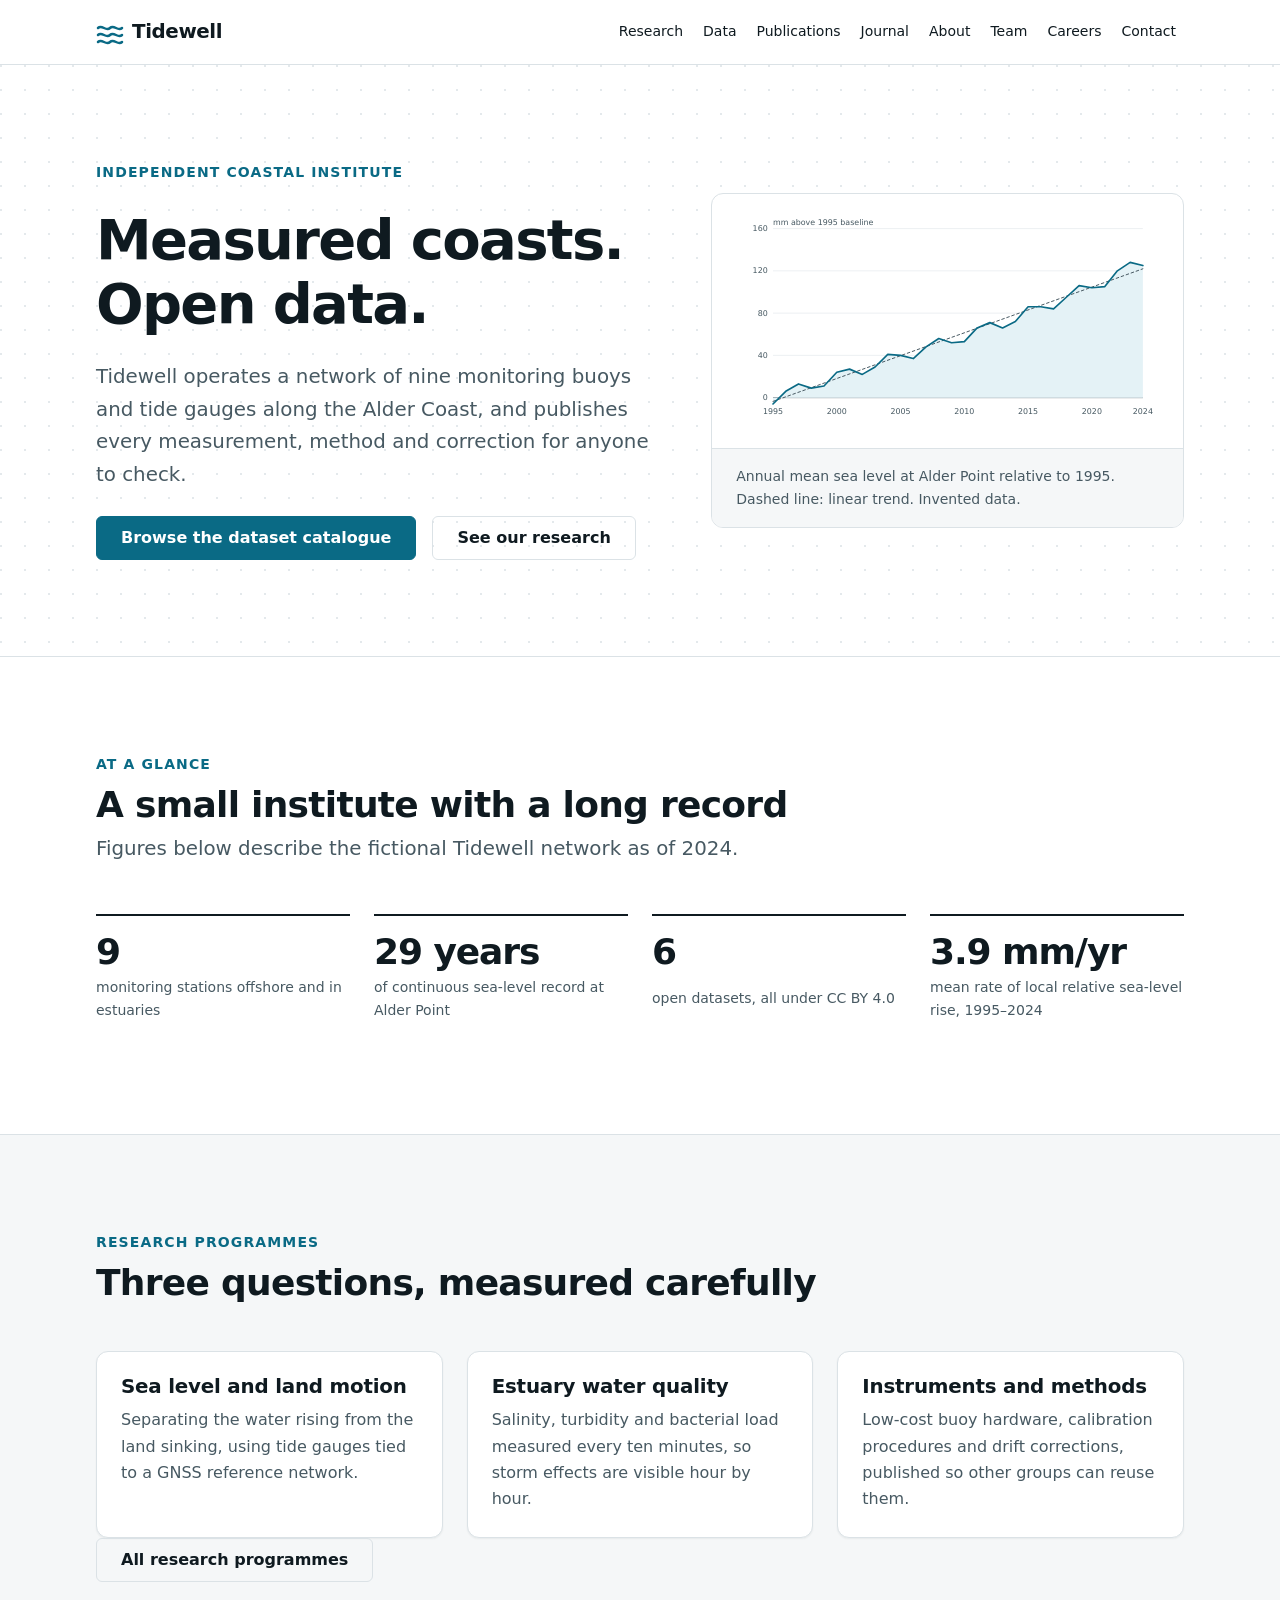
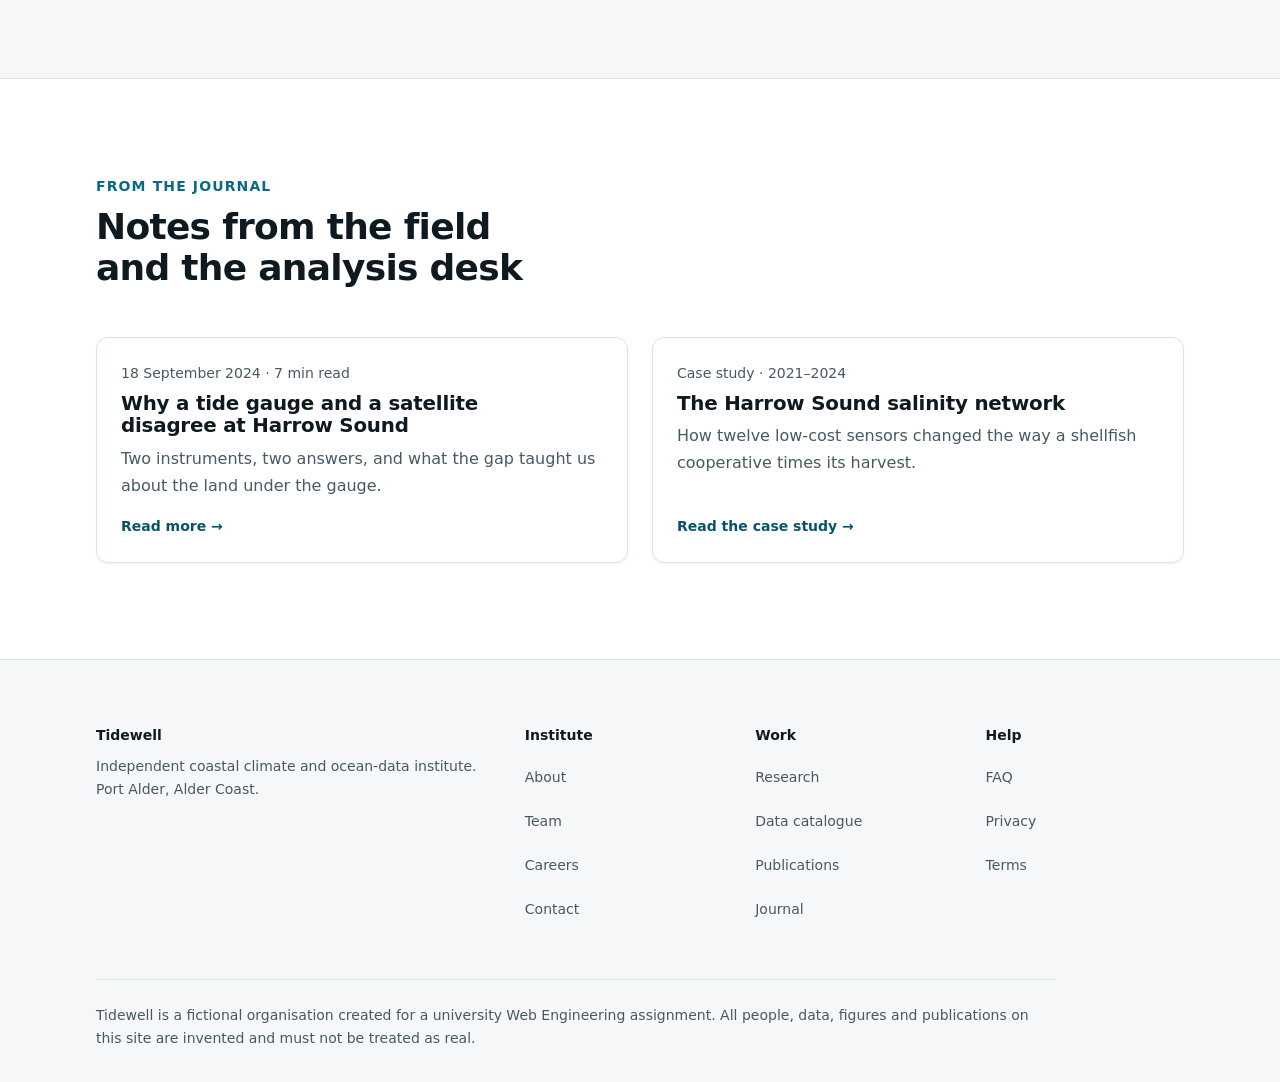
<file: index.html>
<!DOCTYPE html>
<html lang="en">
<head>
  <meta charset="utf-8">
  <meta name="viewport" content="width=device-width, initial-scale=1">
  <title>Tidewell | Coastal climate and ocean-data institute</title>
  <meta name="description" content="Tidewell is a fictional independent institute measuring sea level and coastal water quality, and publishing the data openly.">
  <link rel="canonical" href="https://tidewell-coastal-institute.vercel.app/">
  <meta name="theme-color" content="#ffffff" media="(prefers-color-scheme: light)">
  <meta name="theme-color" content="#0a1217" media="(prefers-color-scheme: dark)">
  <meta property="og:type" content="website">
  <meta property="og:site_name" content="Tidewell (fictional)">
  <meta property="og:title" content="Tidewell | Coastal climate and ocean-data institute">
  <meta property="og:description" content="Tidewell is a fictional independent institute measuring sea level and coastal water quality, and publishing the data openly.">
  <meta property="og:url" content="https://tidewell-coastal-institute.vercel.app/">
  <meta name="twitter:card" content="summary">
  <meta name="twitter:title" content="Tidewell | Coastal climate and ocean-data institute">
  <meta name="twitter:description" content="Tidewell is a fictional independent institute measuring sea level and coastal water quality, and publishing the data openly.">
  <link rel="icon" href="favicon.svg" type="image/svg+xml">
  <link rel="stylesheet" href="css/tokens.css">
  <link rel="stylesheet" href="css/base.css">
  <link rel="stylesheet" href="css/layout.css">
  <link rel="stylesheet" href="css/components.css">
  <link rel="stylesheet" href="css/pages.css">
</head>
<body>
  <a class="skip-link" href="#main">Skip to main content</a>
  <header class="site-header">
    <div class="container site-header__inner">
      <a class="brand" href="index.html"><svg class="brand__mark" width="28" height="28" viewBox="0 0 28 28" aria-hidden="true" focusable="false"><path d="M2 10c4-4 8 4 12 0s8 4 12 0M2 17c4-4 8 4 12 0s8 4 12 0M2 24c4-4 8 4 12 0s8 4 12 0" fill="none" stroke="currentColor" stroke-width="2.5" stroke-linecap="round"/></svg><span>Tidewell</span></a>
      <nav class="nav" aria-label="Primary">
        <input class="nav__toggle" type="checkbox" id="nav-toggle">
        <label class="nav__burger" for="nav-toggle">Menu</label>
        <ul class="nav__list">
          <li><a class="nav__link" href="research.html">Research</a></li>
          <li><a class="nav__link" href="data.html">Data</a></li>
          <li><a class="nav__link" href="publications.html">Publications</a></li>
          <li><a class="nav__link" href="journal.html">Journal</a></li>
          <li><a class="nav__link" href="about.html">About</a></li>
          <li><a class="nav__link" href="team.html">Team</a></li>
          <li><a class="nav__link" href="careers.html">Careers</a></li>
          <li><a class="nav__link" href="contact.html">Contact</a></li>
        </ul>
      </nav>
    </div>
  </header>
  <main id="main">

<section class="hero">
<div class="container hero__inner">
<div class="hero__copy">
<p class="eyebrow">Independent coastal institute</p>
<h1>Measured coasts. Open data.</h1>
<p class="lead">Tidewell operates a network of nine monitoring buoys and tide gauges along the Alder Coast, and publishes every measurement, method and correction for anyone to check.</p>
<div class="hero__actions">
<a class="btn" href="data.html">Browse the dataset catalogue</a>
<a class="btn btn--secondary" href="research.html">See our research</a>
</div>
</div>
<figure class="figure">
<div class="figure__body">
<svg class="chart" viewBox="0 0 640 312" role="img" aria-labelledby="home-sl-t home-sl-d">
<title id="home-sl-t">Relative sea level at Alder Point, 1995 to 2024</title>
<desc id="home-sl-d">Line chart of annual mean sea level in millimetres above the 1995 baseline. The series rises from 0 mm in 1995 to about 125 mm in 2024, and the rate of rise increases after 2010. Invented data.</desc>
<line class="chart__grid" x1="56" x2="616" y1="272" y2="272"/><text class="chart__label" x="48" y="276" text-anchor="end">0</text><line class="chart__grid" x1="56" x2="616" y1="208" y2="208"/><text class="chart__label" x="48" y="212" text-anchor="end">40</text><line class="chart__grid" x1="56" x2="616" y1="144" y2="144"/><text class="chart__label" x="48" y="148" text-anchor="end">80</text><line class="chart__grid" x1="56" x2="616" y1="80" y2="80"/><text class="chart__label" x="48" y="84" text-anchor="end">120</text><line class="chart__grid" x1="56" x2="616" y1="16" y2="16"/><text class="chart__label" x="48" y="20" text-anchor="end">160</text><line class="chart__axis" x1="56" x2="616" y1="272" y2="272"/><text class="chart__label" x="56" y="296" text-anchor="middle">1995</text><text class="chart__label" x="152.55172413793105" y="296" text-anchor="middle">2000</text><text class="chart__label" x="249.1034482758621" y="296" text-anchor="middle">2005</text><text class="chart__label" x="345.65517241379314" y="296" text-anchor="middle">2010</text><text class="chart__label" x="442.2068965517242" y="296" text-anchor="middle">2015</text><text class="chart__label" x="538.7586206896551" y="296" text-anchor="middle">2020</text><text class="chart__label" x="616" y="296" text-anchor="middle">2024</text>
<text class="chart__label" x="56" y="10">mm above 1995 baseline</text>
<polygon class="chart__area" points="56,272 56.0,281.6 75.3,262.4 94.6,251.2 113.9,257.6 133.2,254.4 152.6,233.6 171.9,228.8 191.2,236.8 210.5,225.6 229.8,206.4 249.1,208.0 268.4,212.8 287.7,195.2 307.0,182.4 326.3,188.8 345.7,187.2 365.0,166.4 384.3,158.4 403.6,166.4 422.9,156.8 442.2,134.4 461.5,134.4 480.8,137.6 500.1,120.0 519.4,102.4 538.8,105.6 558.1,104.0 577.4,80.0 596.7,67.2 616.0,72.0 616,272"/>
<line class="chart__line chart__line--muted" x1="56" y1="277.6464516129032" x2="616" y2="76.91354838709677"/>
<polyline class="chart__line" points="56.0,281.6 75.3,262.4 94.6,251.2 113.9,257.6 133.2,254.4 152.6,233.6 171.9,228.8 191.2,236.8 210.5,225.6 229.8,206.4 249.1,208.0 268.4,212.8 287.7,195.2 307.0,182.4 326.3,188.8 345.7,187.2 365.0,166.4 384.3,158.4 403.6,166.4 422.9,156.8 442.2,134.4 461.5,134.4 480.8,137.6 500.1,120.0 519.4,102.4 538.8,105.6 558.1,104.0 577.4,80.0 596.7,67.2 616.0,72.0"/>
</svg>
</div>
<figcaption class="figure__caption">Annual mean sea level at Alder Point relative to 1995. Dashed line: linear trend. Invented data.</figcaption>
</figure>
</div>
</section>

<section class="section">
<div class="container">
<div class="section-head"><p class="eyebrow">At a glance</p><h2>A small institute with a long record</h2><p class="lead">Figures below describe the fictional Tidewell network as of 2024.</p></div>
<div class="grid grid--4">
<div class="stat"><p class="stat__value">9</p><p class="stat__label">monitoring stations offshore and in estuaries</p></div>
<div class="stat"><p class="stat__value">29 years</p><p class="stat__label">of continuous sea-level record at Alder Point</p></div>
<div class="stat"><p class="stat__value">6</p><p class="stat__label">open datasets, all under CC BY 4.0</p></div>
<div class="stat"><p class="stat__value">3.9 mm/yr</p><p class="stat__label">mean rate of local relative sea-level rise, 1995&ndash;2024</p></div>
</div>
</div>
</section>

<section class="section section--tint">
<div class="container">
<div class="section-head"><p class="eyebrow">Research programmes</p><h2>Three questions, measured carefully</h2></div>
<div class="grid grid--3">
<article class="card"><h3 class="card__title">Sea level and land motion</h3><p class="text-muted">Separating the water rising from the land sinking, using tide gauges tied to a GNSS reference network.</p></article>
<article class="card"><h3 class="card__title">Estuary water quality</h3><p class="text-muted">Salinity, turbidity and bacterial load measured every ten minutes, so storm effects are visible hour by hour.</p></article>
<article class="card"><h3 class="card__title">Instruments and methods</h3><p class="text-muted">Low-cost buoy hardware, calibration procedures and drift corrections, published so other groups can reuse them.</p></article>
</div>
<div class="cluster"><a class="btn btn--secondary" href="research.html">All research programmes</a></div>
</div>
</section>

<section class="section">
<div class="container">
<div class="section-head"><p class="eyebrow">From the journal</p><h2>Notes from the field and the analysis desk</h2></div>
<div class="grid grid--2">
<article class="card card--link">
<p class="card__meta"><time datetime="2024-09-18">18 September 2024</time> &middot; 7 min read</p>
<h3 class="card__title"><a class="card__link" href="journal-article.html">Why a tide gauge and a satellite disagree at Harrow Sound</a></h3>
<p class="text-muted">Two instruments, two answers, and what the gap taught us about the land under the gauge.</p>
<p class="card__cta" aria-hidden="true">Read more &rarr;</p>
</article>
<article class="card card--link">
<p class="card__meta">Case study &middot; 2021&ndash;2024</p>
<h3 class="card__title"><a class="card__link" href="research-project.html">The Harrow Sound salinity network</a></h3>
<p class="text-muted">How twelve low-cost sensors changed the way a shellfish cooperative times its harvest.</p>
<p class="card__cta" aria-hidden="true">Read the case study &rarr;</p>
</article>
</div>
</div>
</section>
  </main>
  <footer class="site-footer">
    <div class="container">
      <div class="site-footer__grid">
        <div>
          <p class="site-footer__title">Tidewell</p>
          <p class="text-muted">Independent coastal climate and ocean-data institute. Port Alder, Alder Coast.</p>
        </div>
        <div>
          <p class="site-footer__title">Institute</p>
          <ul class="site-footer__list">
            <li><a class="site-footer__link" href="about.html">About</a></li>
            <li><a class="site-footer__link" href="team.html">Team</a></li>
            <li><a class="site-footer__link" href="careers.html">Careers</a></li>
            <li><a class="site-footer__link" href="contact.html">Contact</a></li>
          </ul>
        </div>
        <div>
          <p class="site-footer__title">Work</p>
          <ul class="site-footer__list">
            <li><a class="site-footer__link" href="research.html">Research</a></li>
            <li><a class="site-footer__link" href="data.html">Data catalogue</a></li>
            <li><a class="site-footer__link" href="publications.html">Publications</a></li>
            <li><a class="site-footer__link" href="journal.html">Journal</a></li>
          </ul>
        </div>
        <div>
          <p class="site-footer__title">Help</p>
          <ul class="site-footer__list">
            <li><a class="site-footer__link" href="faq.html">FAQ</a></li>
            <li><a class="site-footer__link" href="legal.html#privacy">Privacy</a></li>
            <li><a class="site-footer__link" href="legal.html#terms">Terms</a></li>
          </ul>
        </div>
      </div>
      <p class="site-footer__note">Tidewell is a fictional organisation created for a university Web Engineering assignment. All people, data, figures and publications on this site are invented and must not be treated as real.</p>
    </div>
  </footer>
</body>
</html>
</file>
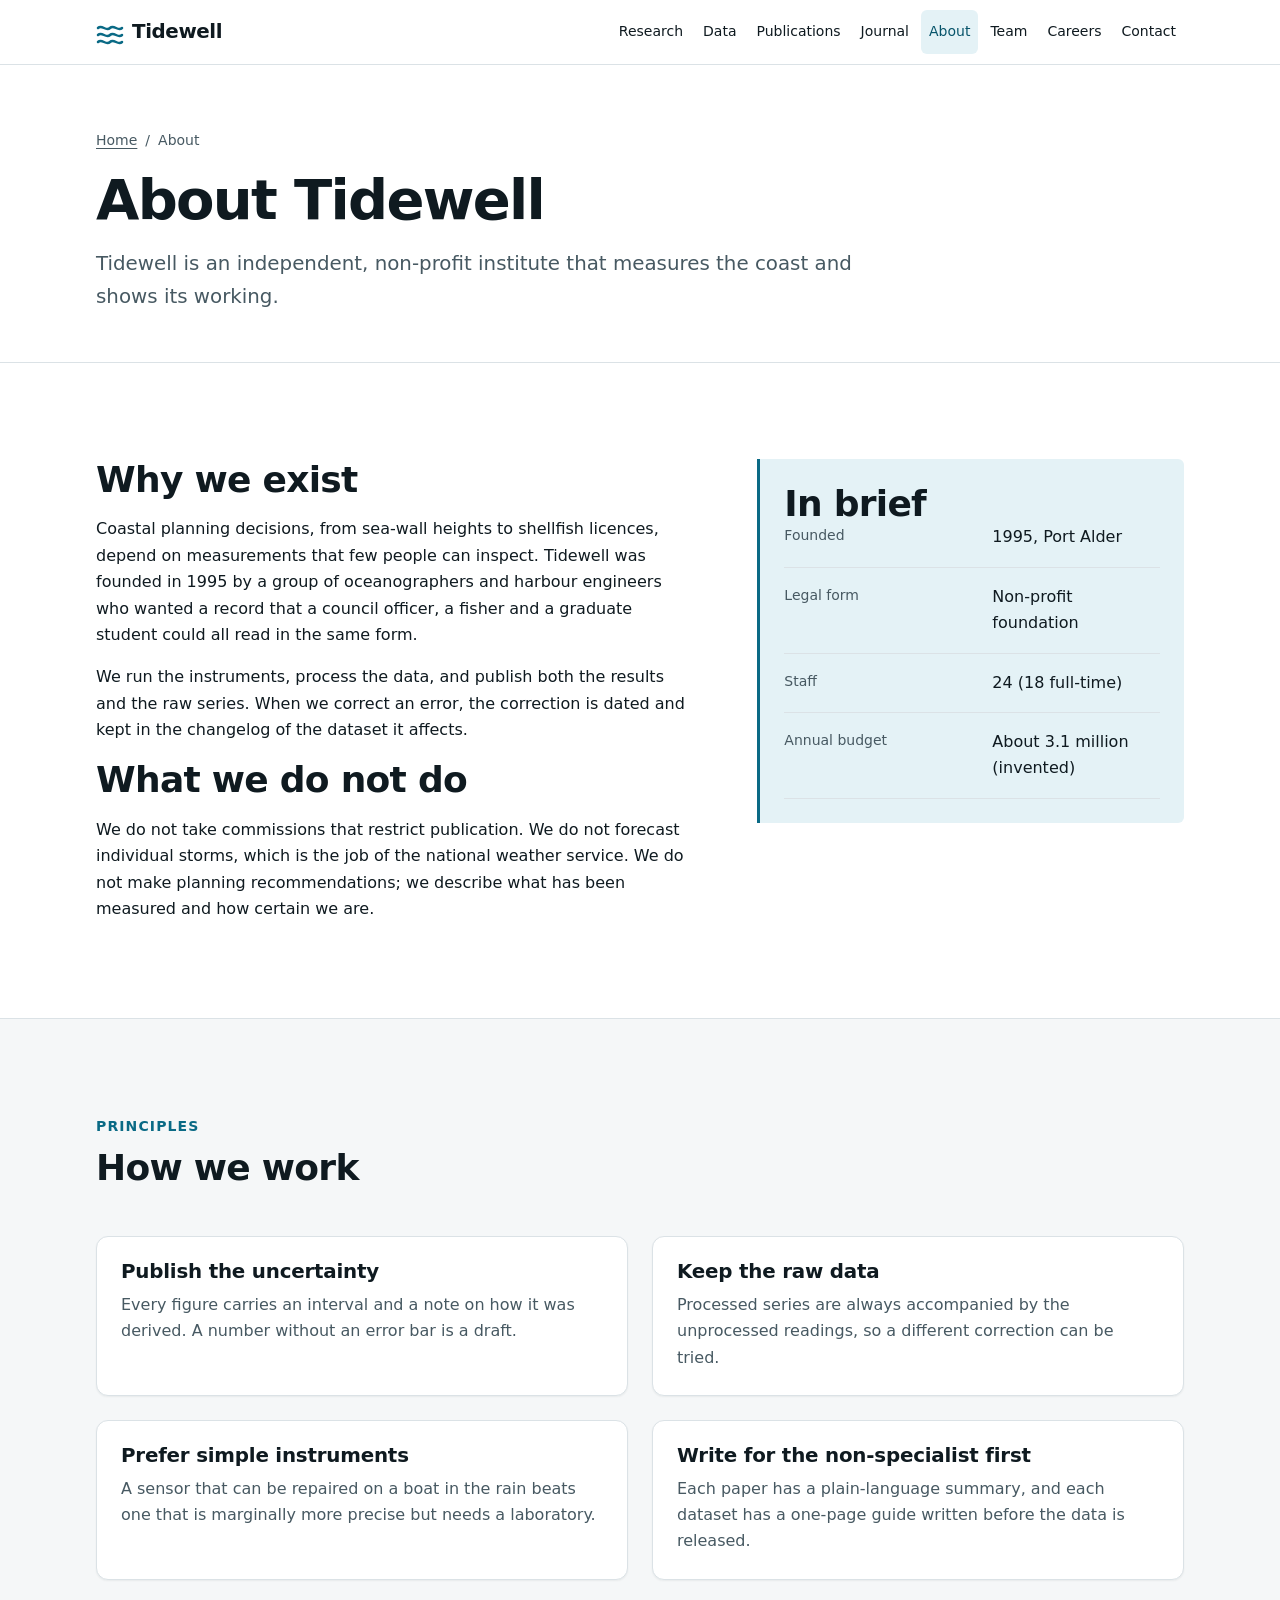
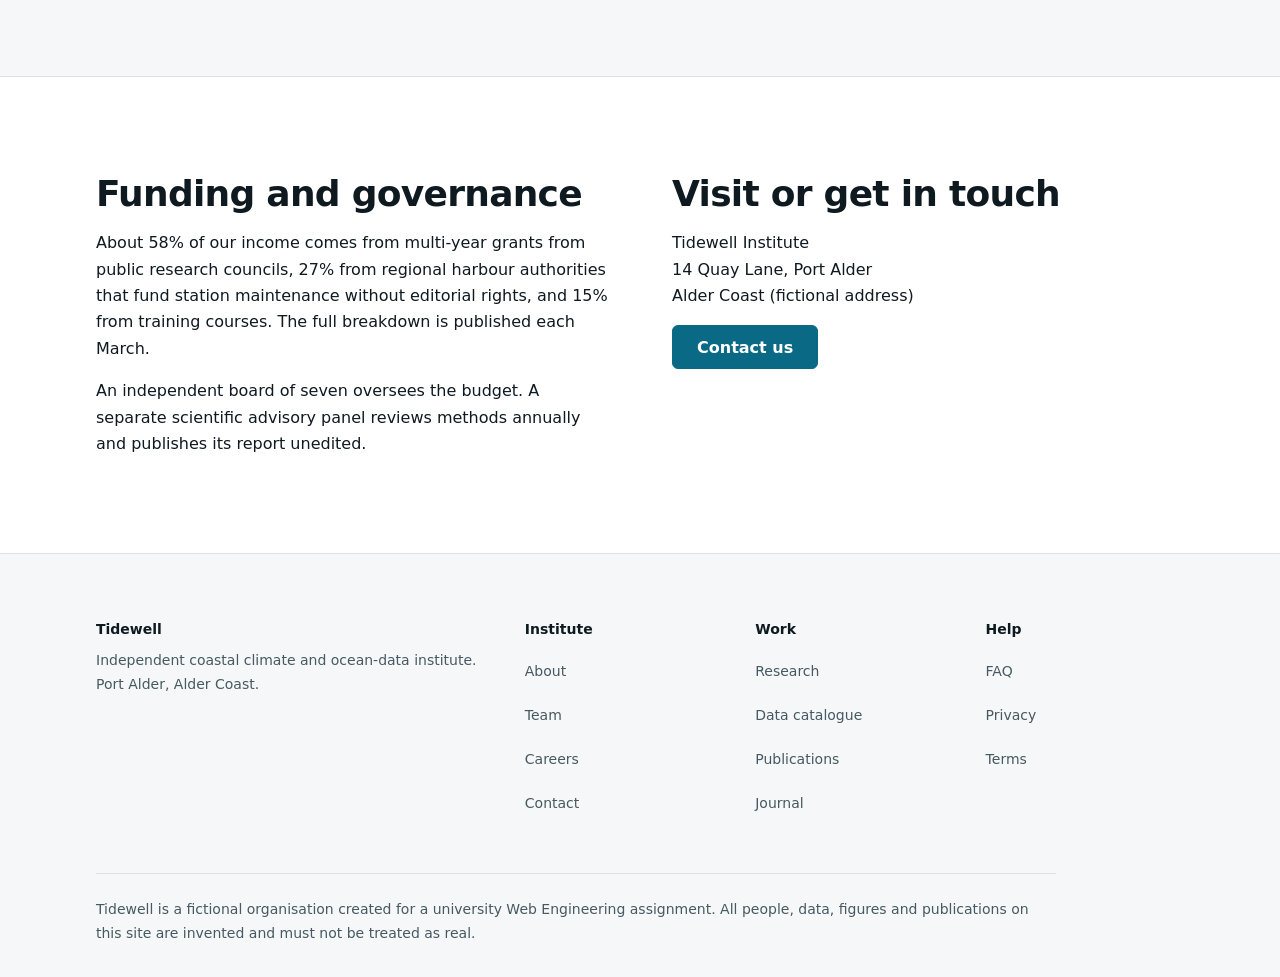
<file: about.html>
<!DOCTYPE html>
<html lang="en">
<head>
  <meta charset="utf-8">
  <meta name="viewport" content="width=device-width, initial-scale=1">
  <title>About | Tidewell</title>
  <meta name="description" content="Why Tidewell exists, how it is funded and governed, and the principles behind its measurements.">
  <link rel="canonical" href="https://tidewell-coastal-institute.vercel.app/about">
  <meta name="theme-color" content="#ffffff" media="(prefers-color-scheme: light)">
  <meta name="theme-color" content="#0a1217" media="(prefers-color-scheme: dark)">
  <meta property="og:type" content="website">
  <meta property="og:site_name" content="Tidewell (fictional)">
  <meta property="og:title" content="About | Tidewell">
  <meta property="og:description" content="Why Tidewell exists, how it is funded and governed, and the principles behind its measurements.">
  <meta property="og:url" content="https://tidewell-coastal-institute.vercel.app/about">
  <meta name="twitter:card" content="summary">
  <meta name="twitter:title" content="About | Tidewell">
  <meta name="twitter:description" content="Why Tidewell exists, how it is funded and governed, and the principles behind its measurements.">
  <link rel="icon" href="favicon.svg" type="image/svg+xml">
  <link rel="stylesheet" href="css/tokens.css">
  <link rel="stylesheet" href="css/base.css">
  <link rel="stylesheet" href="css/layout.css">
  <link rel="stylesheet" href="css/components.css">
  <link rel="stylesheet" href="css/pages.css">
</head>
<body>
  <a class="skip-link" href="#main">Skip to main content</a>
  <header class="site-header">
    <div class="container site-header__inner">
      <a class="brand" href="index.html"><svg class="brand__mark" width="28" height="28" viewBox="0 0 28 28" aria-hidden="true" focusable="false"><path d="M2 10c4-4 8 4 12 0s8 4 12 0M2 17c4-4 8 4 12 0s8 4 12 0M2 24c4-4 8 4 12 0s8 4 12 0" fill="none" stroke="currentColor" stroke-width="2.5" stroke-linecap="round"/></svg><span>Tidewell</span></a>
      <nav class="nav" aria-label="Primary">
        <input class="nav__toggle" type="checkbox" id="nav-toggle">
        <label class="nav__burger" for="nav-toggle">Menu</label>
        <ul class="nav__list">
          <li><a class="nav__link" href="research.html">Research</a></li>
          <li><a class="nav__link" href="data.html">Data</a></li>
          <li><a class="nav__link" href="publications.html">Publications</a></li>
          <li><a class="nav__link" href="journal.html">Journal</a></li>
          <li><a class="nav__link" href="about.html" aria-current="page">About</a></li>
          <li><a class="nav__link" href="team.html">Team</a></li>
          <li><a class="nav__link" href="careers.html">Careers</a></li>
          <li><a class="nav__link" href="contact.html">Contact</a></li>
        </ul>
      </nav>
    </div>
  </header>
  <main id="main">
<div class="page-header"><div class="container page-header__inner">
<nav class="breadcrumb" aria-label="Breadcrumb"><ol class="breadcrumb__list">
<li class="breadcrumb__item"><a class="breadcrumb__link" href="index.html">Home</a></li>
<li class="breadcrumb__item" aria-current="page">About</li>
</ol></nav>
<h1>About Tidewell</h1>
<p class="lead">Tidewell is an independent, non-profit institute that measures the coast and shows its working.</p>
</div></div>
<section class="section">
<div class="container split split--wide-start">
<div class="stack measure">
<h2>Why we exist</h2>
<p>Coastal planning decisions, from sea-wall heights to shellfish licences, depend on measurements that few people can inspect. Tidewell was founded in 1995 by a group of oceanographers and harbour engineers who wanted a record that a council officer, a fisher and a graduate student could all read in the same form.</p>
<p>We run the instruments, process the data, and publish both the results and the raw series. When we correct an error, the correction is dated and kept in the changelog of the dataset it affects.</p>
<h2>What we do not do</h2>
<p>We do not take commissions that restrict publication. We do not forecast individual storms, which is the job of the national weather service. We do not make planning recommendations; we describe what has been measured and how certain we are.</p>
</div>
<aside class="callout" aria-label="Institute summary">
<h2>In brief</h2>
<dl class="facts">
<div class="facts__row"><dt class="facts__term">Founded</dt><dd class="facts__desc">1995, Port Alder</dd></div>
<div class="facts__row"><dt class="facts__term">Legal form</dt><dd class="facts__desc">Non-profit foundation</dd></div>
<div class="facts__row"><dt class="facts__term">Staff</dt><dd class="facts__desc">24 (18 full-time)</dd></div>
<div class="facts__row"><dt class="facts__term">Annual budget</dt><dd class="facts__desc">About 3.1 million (invented)</dd></div>
</dl>
</aside>
</div>
</section>

<section class="section section--tint">
<div class="container">
<div class="section-head"><p class="eyebrow">Principles</p><h2>How we work</h2></div>
<div class="grid grid--2">
<article class="card"><h3 class="card__title">Publish the uncertainty</h3><p class="text-muted">Every figure carries an interval and a note on how it was derived. A number without an error bar is a draft.</p></article>
<article class="card"><h3 class="card__title">Keep the raw data</h3><p class="text-muted">Processed series are always accompanied by the unprocessed readings, so a different correction can be tried.</p></article>
<article class="card"><h3 class="card__title">Prefer simple instruments</h3><p class="text-muted">A sensor that can be repaired on a boat in the rain beats one that is marginally more precise but needs a laboratory.</p></article>
<article class="card"><h3 class="card__title">Write for the non-specialist first</h3><p class="text-muted">Each paper has a plain-language summary, and each dataset has a one-page guide written before the data is released.</p></article>
</div>
</div>
</section>

<section class="section">
<div class="container split">
<div class="stack">
<h2>Funding and governance</h2>
<p>About 58% of our income comes from multi-year grants from public research councils, 27% from regional harbour authorities that fund station maintenance without editorial rights, and 15% from training courses. The full breakdown is published each March.</p>
<p>An independent board of seven oversees the budget. A separate scientific advisory panel reviews methods annually and publishes its report unedited.</p>
</div>
<div class="stack">
<h2>Visit or get in touch</h2>
<address>Tidewell Institute<br>14 Quay Lane, Port Alder<br>Alder Coast (fictional address)</address>
<p><a class="btn" href="contact.html">Contact us</a></p>
</div>
</div>
</section>
  </main>
  <footer class="site-footer">
    <div class="container">
      <div class="site-footer__grid">
        <div>
          <p class="site-footer__title">Tidewell</p>
          <p class="text-muted">Independent coastal climate and ocean-data institute. Port Alder, Alder Coast.</p>
        </div>
        <div>
          <p class="site-footer__title">Institute</p>
          <ul class="site-footer__list">
            <li><a class="site-footer__link" href="about.html">About</a></li>
            <li><a class="site-footer__link" href="team.html">Team</a></li>
            <li><a class="site-footer__link" href="careers.html">Careers</a></li>
            <li><a class="site-footer__link" href="contact.html">Contact</a></li>
          </ul>
        </div>
        <div>
          <p class="site-footer__title">Work</p>
          <ul class="site-footer__list">
            <li><a class="site-footer__link" href="research.html">Research</a></li>
            <li><a class="site-footer__link" href="data.html">Data catalogue</a></li>
            <li><a class="site-footer__link" href="publications.html">Publications</a></li>
            <li><a class="site-footer__link" href="journal.html">Journal</a></li>
          </ul>
        </div>
        <div>
          <p class="site-footer__title">Help</p>
          <ul class="site-footer__list">
            <li><a class="site-footer__link" href="faq.html">FAQ</a></li>
            <li><a class="site-footer__link" href="legal.html#privacy">Privacy</a></li>
            <li><a class="site-footer__link" href="legal.html#terms">Terms</a></li>
          </ul>
        </div>
      </div>
      <p class="site-footer__note">Tidewell is a fictional organisation created for a university Web Engineering assignment. All people, data, figures and publications on this site are invented and must not be treated as real.</p>
    </div>
  </footer>
</body>
</html>
</file>
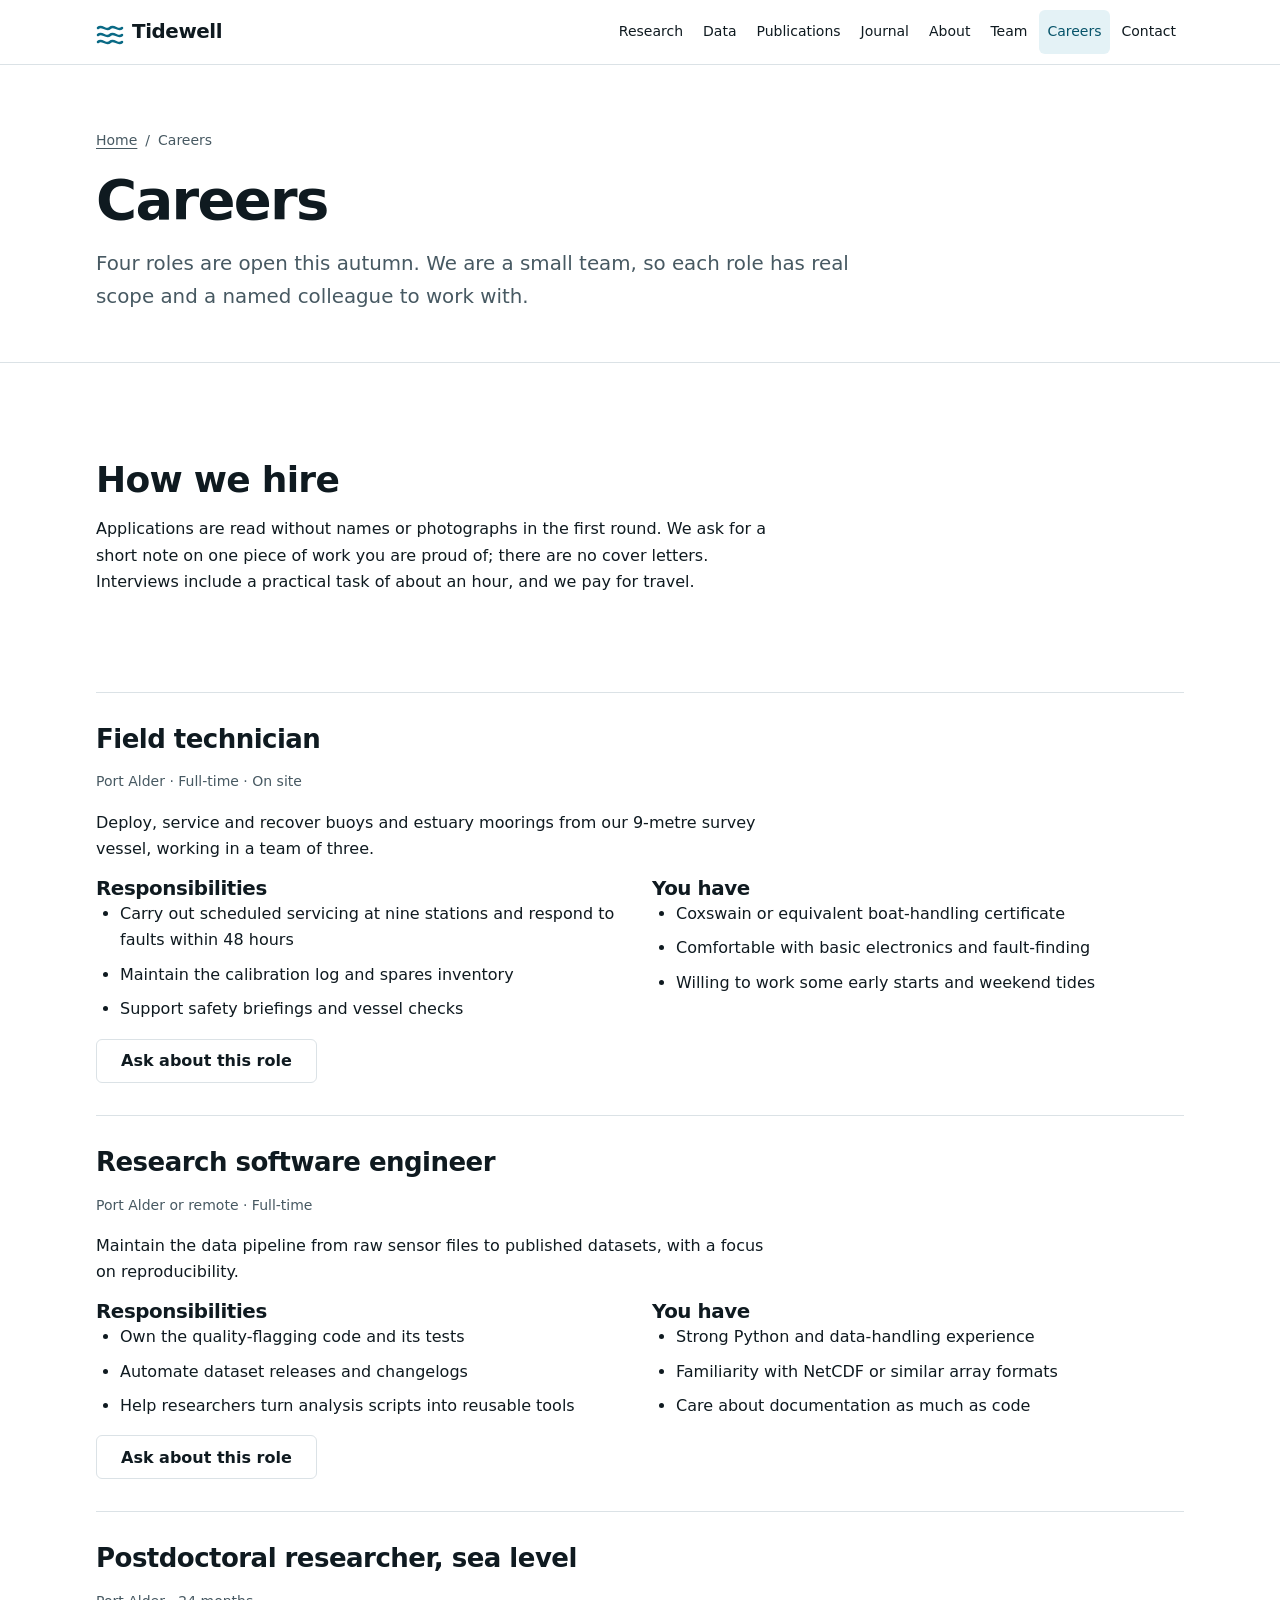
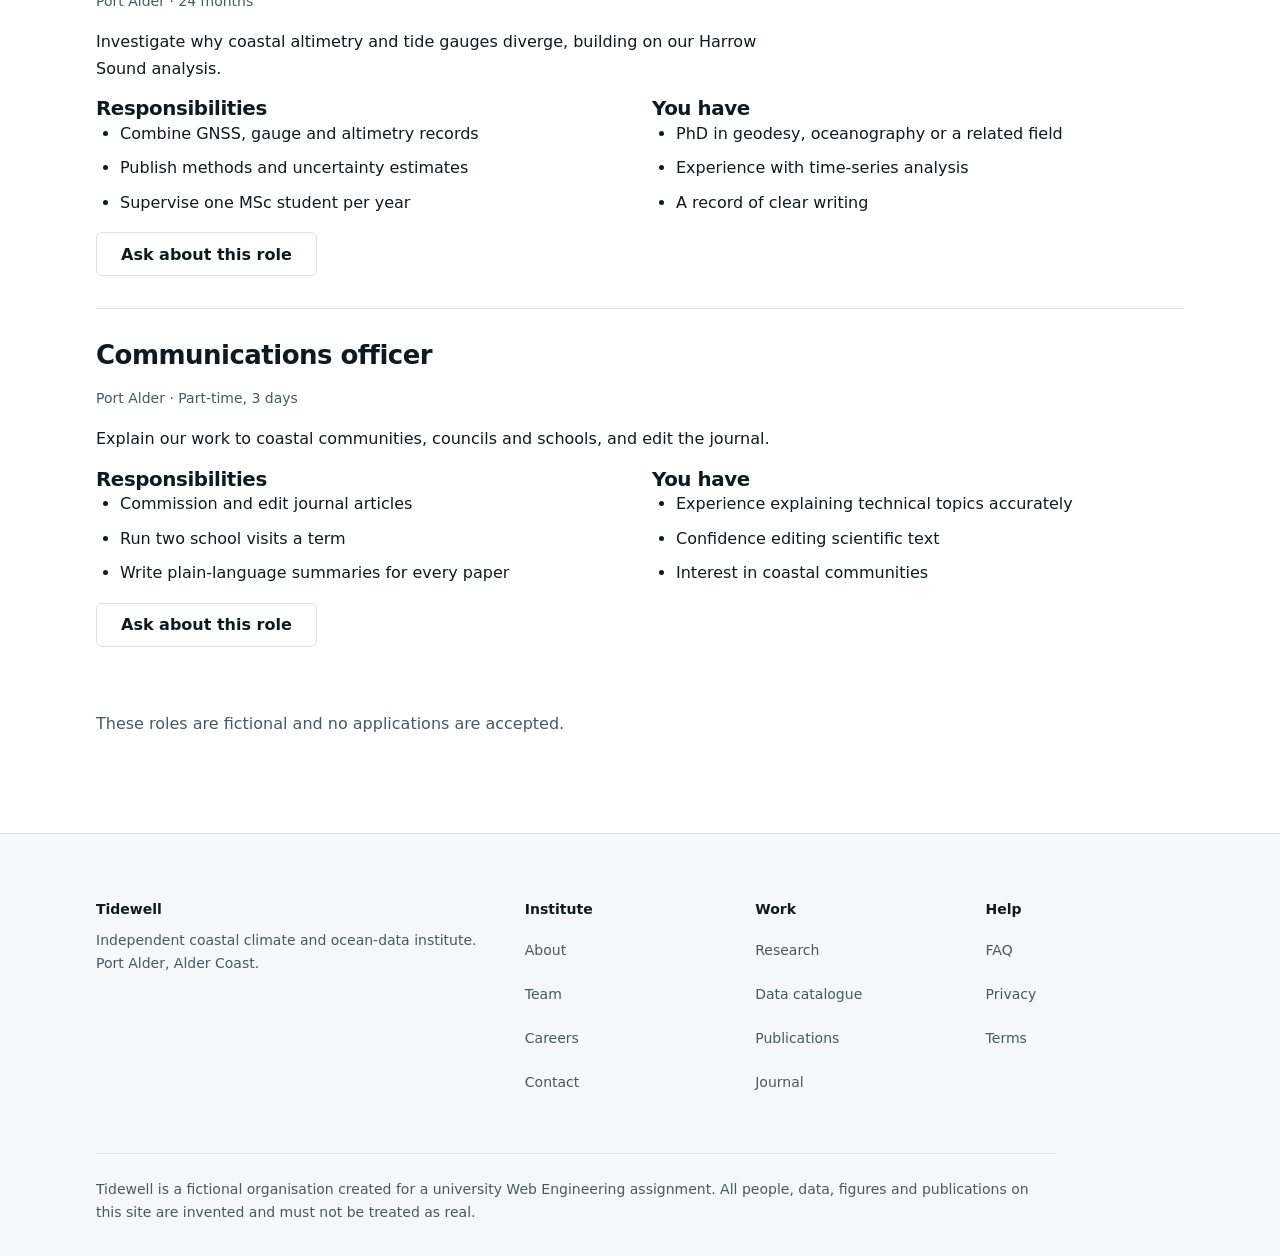
<file: careers.html>
<!DOCTYPE html>
<html lang="en">
<head>
  <meta charset="utf-8">
  <meta name="viewport" content="width=device-width, initial-scale=1">
  <title>Careers | Tidewell</title>
  <meta name="description" content="Four open roles at the fictional Tidewell institute: field technician, software engineer, postdoc and communications.">
  <link rel="canonical" href="https://tidewell-coastal-institute.vercel.app/careers">
  <meta name="theme-color" content="#ffffff" media="(prefers-color-scheme: light)">
  <meta name="theme-color" content="#0a1217" media="(prefers-color-scheme: dark)">
  <meta property="og:type" content="website">
  <meta property="og:site_name" content="Tidewell (fictional)">
  <meta property="og:title" content="Careers | Tidewell">
  <meta property="og:description" content="Four open roles at the fictional Tidewell institute: field technician, software engineer, postdoc and communications.">
  <meta property="og:url" content="https://tidewell-coastal-institute.vercel.app/careers">
  <meta name="twitter:card" content="summary">
  <meta name="twitter:title" content="Careers | Tidewell">
  <meta name="twitter:description" content="Four open roles at the fictional Tidewell institute: field technician, software engineer, postdoc and communications.">
  <link rel="icon" href="favicon.svg" type="image/svg+xml">
  <link rel="stylesheet" href="css/tokens.css">
  <link rel="stylesheet" href="css/base.css">
  <link rel="stylesheet" href="css/layout.css">
  <link rel="stylesheet" href="css/components.css">
  <link rel="stylesheet" href="css/pages.css">
</head>
<body>
  <a class="skip-link" href="#main">Skip to main content</a>
  <header class="site-header">
    <div class="container site-header__inner">
      <a class="brand" href="index.html"><svg class="brand__mark" width="28" height="28" viewBox="0 0 28 28" aria-hidden="true" focusable="false"><path d="M2 10c4-4 8 4 12 0s8 4 12 0M2 17c4-4 8 4 12 0s8 4 12 0M2 24c4-4 8 4 12 0s8 4 12 0" fill="none" stroke="currentColor" stroke-width="2.5" stroke-linecap="round"/></svg><span>Tidewell</span></a>
      <nav class="nav" aria-label="Primary">
        <input class="nav__toggle" type="checkbox" id="nav-toggle">
        <label class="nav__burger" for="nav-toggle">Menu</label>
        <ul class="nav__list">
          <li><a class="nav__link" href="research.html">Research</a></li>
          <li><a class="nav__link" href="data.html">Data</a></li>
          <li><a class="nav__link" href="publications.html">Publications</a></li>
          <li><a class="nav__link" href="journal.html">Journal</a></li>
          <li><a class="nav__link" href="about.html">About</a></li>
          <li><a class="nav__link" href="team.html">Team</a></li>
          <li><a class="nav__link" href="careers.html" aria-current="page">Careers</a></li>
          <li><a class="nav__link" href="contact.html">Contact</a></li>
        </ul>
      </nav>
    </div>
  </header>
  <main id="main">
<div class="page-header"><div class="container page-header__inner">
<nav class="breadcrumb" aria-label="Breadcrumb"><ol class="breadcrumb__list">
<li class="breadcrumb__item"><a class="breadcrumb__link" href="index.html">Home</a></li>
<li class="breadcrumb__item" aria-current="page">Careers</li>
</ol></nav>
<h1>Careers</h1>
<p class="lead">Four roles are open this autumn. We are a small team, so each role has real scope and a named colleague to work with.</p>
</div></div>
<section class="section">
<div class="container">
<div class="measure stack">
<h2>How we hire</h2>
<p>Applications are read without names or photographs in the first round. We ask for a short note on one piece of work you are proud of; there are no cover letters. Interviews include a practical task of about an hour, and we pay for travel.</p>
</div>
</div>
</section>
<section class="section section--flush-top">
<div class="container">
<h2 class="visually-hidden">Open roles</h2>
<article class="role">
<h3>Field technician</h3>
<p class="role__meta">Port Alder &middot; Full-time &middot; On site</p>
<p class="measure">Deploy, service and recover buoys and estuary moorings from our 9-metre survey vessel, working in a team of three.</p>
<div class="grid grid--2">
<div><h4>Responsibilities</h4><ul><li>Carry out scheduled servicing at nine stations and respond to faults within 48 hours</li><li>Maintain the calibration log and spares inventory</li><li>Support safety briefings and vessel checks</li></ul></div>
<div><h4>You have</h4><ul><li>Coxswain or equivalent boat-handling certificate</li><li>Comfortable with basic electronics and fault-finding</li><li>Willing to work some early starts and weekend tides</li></ul></div>
</div>
<p><a class="btn btn--secondary" href="contact.html">Ask about this role</a></p>
</article>
<article class="role">
<h3>Research software engineer</h3>
<p class="role__meta">Port Alder or remote &middot; Full-time</p>
<p class="measure">Maintain the data pipeline from raw sensor files to published datasets, with a focus on reproducibility.</p>
<div class="grid grid--2">
<div><h4>Responsibilities</h4><ul><li>Own the quality-flagging code and its tests</li><li>Automate dataset releases and changelogs</li><li>Help researchers turn analysis scripts into reusable tools</li></ul></div>
<div><h4>You have</h4><ul><li>Strong Python and data-handling experience</li><li>Familiarity with NetCDF or similar array formats</li><li>Care about documentation as much as code</li></ul></div>
</div>
<p><a class="btn btn--secondary" href="contact.html">Ask about this role</a></p>
</article>
<article class="role">
<h3>Postdoctoral researcher, sea level</h3>
<p class="role__meta">Port Alder &middot; 24 months</p>
<p class="measure">Investigate why coastal altimetry and tide gauges diverge, building on our Harrow Sound analysis.</p>
<div class="grid grid--2">
<div><h4>Responsibilities</h4><ul><li>Combine GNSS, gauge and altimetry records</li><li>Publish methods and uncertainty estimates</li><li>Supervise one MSc student per year</li></ul></div>
<div><h4>You have</h4><ul><li>PhD in geodesy, oceanography or a related field</li><li>Experience with time-series analysis</li><li>A record of clear writing</li></ul></div>
</div>
<p><a class="btn btn--secondary" href="contact.html">Ask about this role</a></p>
</article>
<article class="role">
<h3>Communications officer</h3>
<p class="role__meta">Port Alder &middot; Part-time, 3 days</p>
<p class="measure">Explain our work to coastal communities, councils and schools, and edit the journal.</p>
<div class="grid grid--2">
<div><h4>Responsibilities</h4><ul><li>Commission and edit journal articles</li><li>Run two school visits a term</li><li>Write plain-language summaries for every paper</li></ul></div>
<div><h4>You have</h4><ul><li>Experience explaining technical topics accurately</li><li>Confidence editing scientific text</li><li>Interest in coastal communities</li></ul></div>
</div>
<p><a class="btn btn--secondary" href="contact.html">Ask about this role</a></p>
</article>
<p class="text-muted pub-note">These roles are fictional and no applications are accepted.</p>
</div>
</section>
  </main>
  <footer class="site-footer">
    <div class="container">
      <div class="site-footer__grid">
        <div>
          <p class="site-footer__title">Tidewell</p>
          <p class="text-muted">Independent coastal climate and ocean-data institute. Port Alder, Alder Coast.</p>
        </div>
        <div>
          <p class="site-footer__title">Institute</p>
          <ul class="site-footer__list">
            <li><a class="site-footer__link" href="about.html">About</a></li>
            <li><a class="site-footer__link" href="team.html">Team</a></li>
            <li><a class="site-footer__link" href="careers.html">Careers</a></li>
            <li><a class="site-footer__link" href="contact.html">Contact</a></li>
          </ul>
        </div>
        <div>
          <p class="site-footer__title">Work</p>
          <ul class="site-footer__list">
            <li><a class="site-footer__link" href="research.html">Research</a></li>
            <li><a class="site-footer__link" href="data.html">Data catalogue</a></li>
            <li><a class="site-footer__link" href="publications.html">Publications</a></li>
            <li><a class="site-footer__link" href="journal.html">Journal</a></li>
          </ul>
        </div>
        <div>
          <p class="site-footer__title">Help</p>
          <ul class="site-footer__list">
            <li><a class="site-footer__link" href="faq.html">FAQ</a></li>
            <li><a class="site-footer__link" href="legal.html#privacy">Privacy</a></li>
            <li><a class="site-footer__link" href="legal.html#terms">Terms</a></li>
          </ul>
        </div>
      </div>
      <p class="site-footer__note">Tidewell is a fictional organisation created for a university Web Engineering assignment. All people, data, figures and publications on this site are invented and must not be treated as real.</p>
    </div>
  </footer>
</body>
</html>
</file>
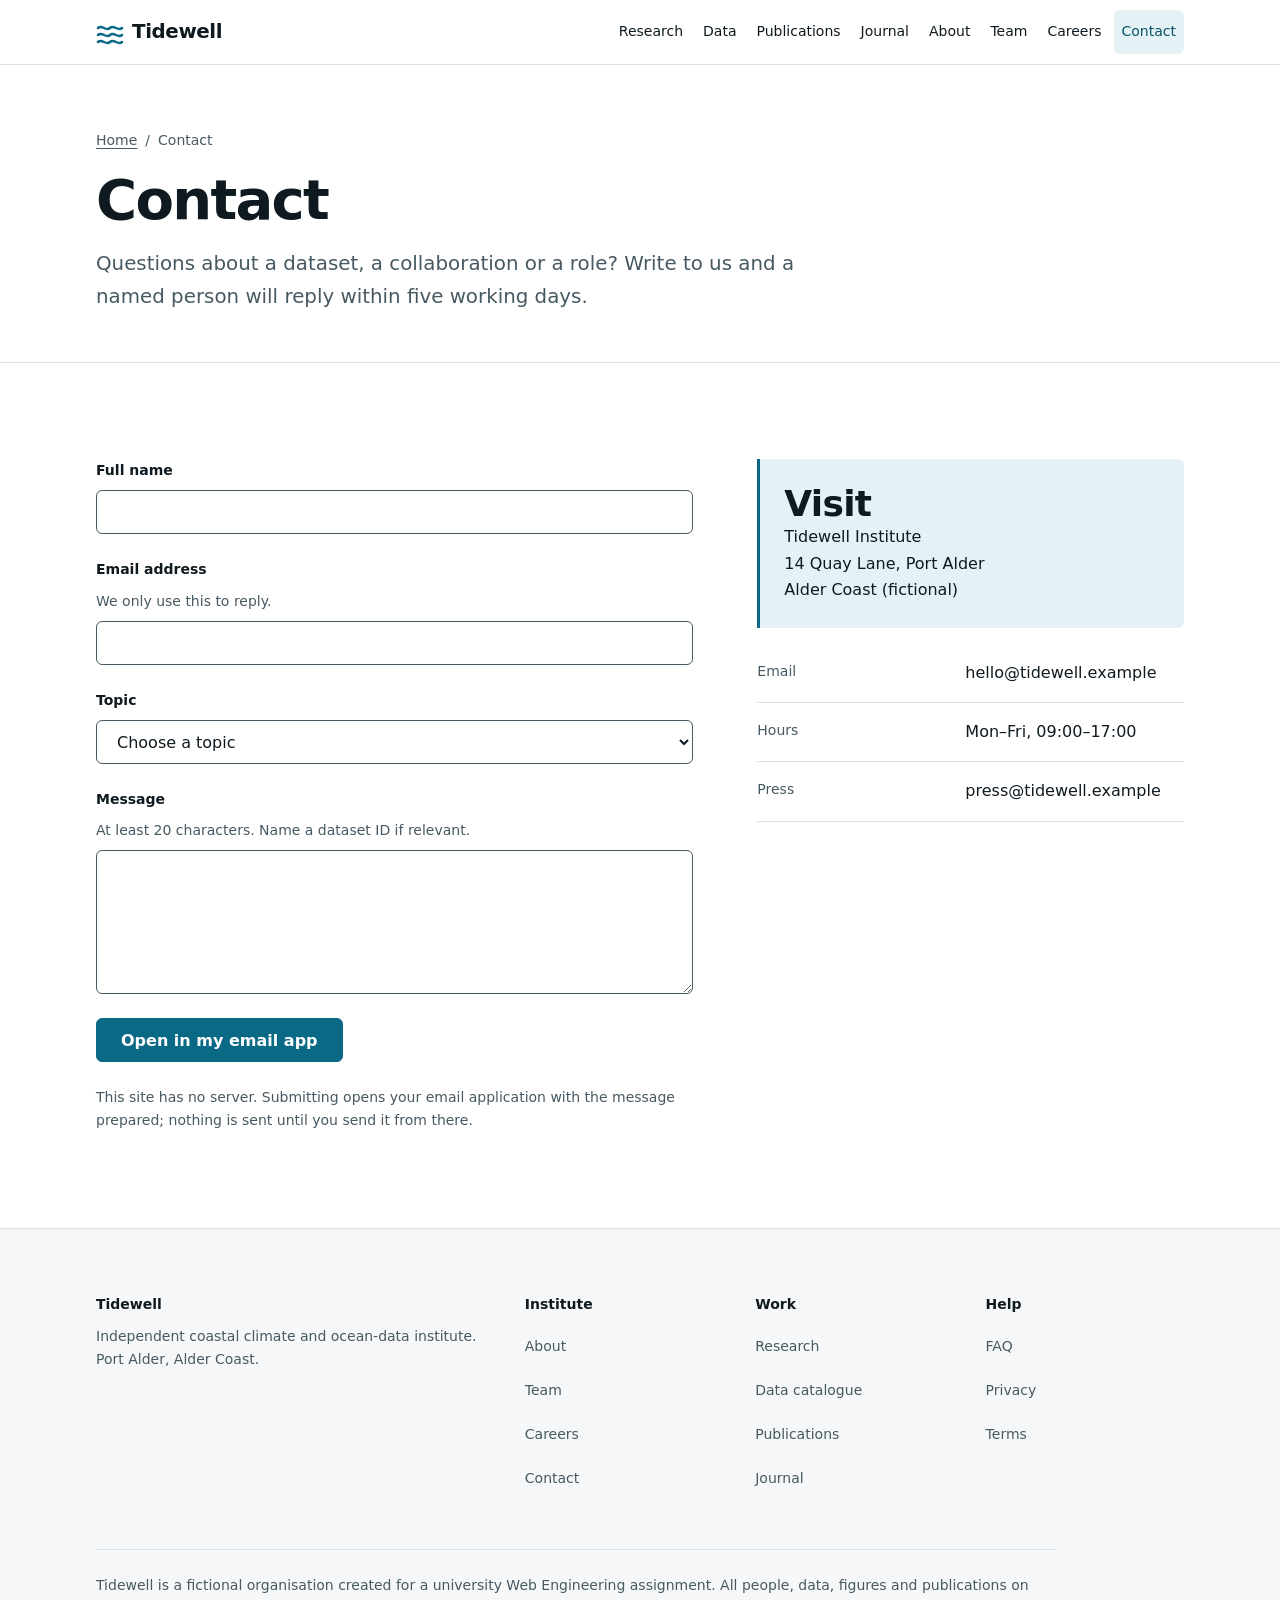
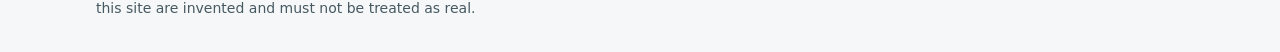
<file: contact.html>
<!DOCTYPE html>
<html lang="en">
<head>
  <meta charset="utf-8">
  <meta name="viewport" content="width=device-width, initial-scale=1">
  <title>Contact | Tidewell</title>
  <meta name="description" content="Contact the fictional Tidewell institute about data, collaboration or careers.">
  <link rel="canonical" href="https://tidewell-coastal-institute.vercel.app/contact">
  <meta name="theme-color" content="#ffffff" media="(prefers-color-scheme: light)">
  <meta name="theme-color" content="#0a1217" media="(prefers-color-scheme: dark)">
  <meta property="og:type" content="website">
  <meta property="og:site_name" content="Tidewell (fictional)">
  <meta property="og:title" content="Contact | Tidewell">
  <meta property="og:description" content="Contact the fictional Tidewell institute about data, collaboration or careers.">
  <meta property="og:url" content="https://tidewell-coastal-institute.vercel.app/contact">
  <meta name="twitter:card" content="summary">
  <meta name="twitter:title" content="Contact | Tidewell">
  <meta name="twitter:description" content="Contact the fictional Tidewell institute about data, collaboration or careers.">
  <link rel="icon" href="favicon.svg" type="image/svg+xml">
  <link rel="stylesheet" href="css/tokens.css">
  <link rel="stylesheet" href="css/base.css">
  <link rel="stylesheet" href="css/layout.css">
  <link rel="stylesheet" href="css/components.css">
  <link rel="stylesheet" href="css/pages.css">
</head>
<body>
  <a class="skip-link" href="#main">Skip to main content</a>
  <header class="site-header">
    <div class="container site-header__inner">
      <a class="brand" href="index.html"><svg class="brand__mark" width="28" height="28" viewBox="0 0 28 28" aria-hidden="true" focusable="false"><path d="M2 10c4-4 8 4 12 0s8 4 12 0M2 17c4-4 8 4 12 0s8 4 12 0M2 24c4-4 8 4 12 0s8 4 12 0" fill="none" stroke="currentColor" stroke-width="2.5" stroke-linecap="round"/></svg><span>Tidewell</span></a>
      <nav class="nav" aria-label="Primary">
        <input class="nav__toggle" type="checkbox" id="nav-toggle">
        <label class="nav__burger" for="nav-toggle">Menu</label>
        <ul class="nav__list">
          <li><a class="nav__link" href="research.html">Research</a></li>
          <li><a class="nav__link" href="data.html">Data</a></li>
          <li><a class="nav__link" href="publications.html">Publications</a></li>
          <li><a class="nav__link" href="journal.html">Journal</a></li>
          <li><a class="nav__link" href="about.html">About</a></li>
          <li><a class="nav__link" href="team.html">Team</a></li>
          <li><a class="nav__link" href="careers.html">Careers</a></li>
          <li><a class="nav__link" href="contact.html" aria-current="page">Contact</a></li>
        </ul>
      </nav>
    </div>
  </header>
  <main id="main">
<div class="page-header"><div class="container page-header__inner">
<nav class="breadcrumb" aria-label="Breadcrumb"><ol class="breadcrumb__list">
<li class="breadcrumb__item"><a class="breadcrumb__link" href="index.html">Home</a></li>
<li class="breadcrumb__item" aria-current="page">Contact</li>
</ol></nav>
<h1>Contact</h1>
<p class="lead">Questions about a dataset, a collaboration or a role? Write to us and a named person will reply within five working days.</p>
</div></div>
<section class="section">
<div class="container split split--wide-start">
<form class="form" action="mailto:hello@tidewell.example" method="post" enctype="text/plain">
<div class="form__field">
<label class="form__label" for="name">Full name</label>

<input class="form__control" type="text" id="name" name="name" autocomplete="name" required aria-describedby="name-error">
<p class="form__error" id="name-error">Please enter your name.</p>
</div>
<div class="form__field">
<label class="form__label" for="email">Email address</label>
<p class="form__hint" id="email-hint">We only use this to reply.</p>
<input class="form__control" type="email" id="email" name="email" autocomplete="email" required aria-describedby="email-hint email-error">
<p class="form__error" id="email-error">Please enter a valid email address.</p>
</div>
<div class="form__field">
<label class="form__label" for="topic">Topic</label>

<select class="form__control" id="topic" name="topic" required aria-describedby="topic-error"><option value="">Choose a topic</option><option>Dataset question</option><option>Report an error</option><option>Collaboration</option><option>Careers</option><option>Other</option></select>
<p class="form__error" id="topic-error">Please choose a topic.</p>
</div>
<div class="form__field">
<label class="form__label" for="message">Message</label>
<p class="form__hint" id="message-hint">At least 20 characters. Name a dataset ID if relevant.</p>
<textarea class="form__control form__control--area" id="message" name="message" required minlength="20" maxlength="2000" aria-describedby="message-hint message-error"></textarea>
<p class="form__error" id="message-error">Please write at least 20 characters.</p>
</div>
<div class="cluster"><button class="btn" type="submit">Open in my email app</button></div>
<p class="form__hint">This site has no server. Submitting opens your email application with the message prepared; nothing is sent until you send it from there.</p>
</form>
<aside class="stack stack--lg">
<div class="callout">
<h2>Visit</h2>
<address>Tidewell Institute<br>14 Quay Lane, Port Alder<br>Alder Coast (fictional)</address>
</div>
<dl class="facts">
<div class="facts__row"><dt class="facts__term">Email</dt><dd class="facts__desc">hello@tidewell.example</dd></div>
<div class="facts__row"><dt class="facts__term">Hours</dt><dd class="facts__desc">Mon&ndash;Fri, 09:00&ndash;17:00</dd></div>
<div class="facts__row"><dt class="facts__term">Press</dt><dd class="facts__desc">press@tidewell.example</dd></div>
</dl>
</aside>
</div>
</section>
  </main>
  <footer class="site-footer">
    <div class="container">
      <div class="site-footer__grid">
        <div>
          <p class="site-footer__title">Tidewell</p>
          <p class="text-muted">Independent coastal climate and ocean-data institute. Port Alder, Alder Coast.</p>
        </div>
        <div>
          <p class="site-footer__title">Institute</p>
          <ul class="site-footer__list">
            <li><a class="site-footer__link" href="about.html">About</a></li>
            <li><a class="site-footer__link" href="team.html">Team</a></li>
            <li><a class="site-footer__link" href="careers.html">Careers</a></li>
            <li><a class="site-footer__link" href="contact.html">Contact</a></li>
          </ul>
        </div>
        <div>
          <p class="site-footer__title">Work</p>
          <ul class="site-footer__list">
            <li><a class="site-footer__link" href="research.html">Research</a></li>
            <li><a class="site-footer__link" href="data.html">Data catalogue</a></li>
            <li><a class="site-footer__link" href="publications.html">Publications</a></li>
            <li><a class="site-footer__link" href="journal.html">Journal</a></li>
          </ul>
        </div>
        <div>
          <p class="site-footer__title">Help</p>
          <ul class="site-footer__list">
            <li><a class="site-footer__link" href="faq.html">FAQ</a></li>
            <li><a class="site-footer__link" href="legal.html#privacy">Privacy</a></li>
            <li><a class="site-footer__link" href="legal.html#terms">Terms</a></li>
          </ul>
        </div>
      </div>
      <p class="site-footer__note">Tidewell is a fictional organisation created for a university Web Engineering assignment. All people, data, figures and publications on this site are invented and must not be treated as real.</p>
    </div>
  </footer>
</body>
</html>
</file>
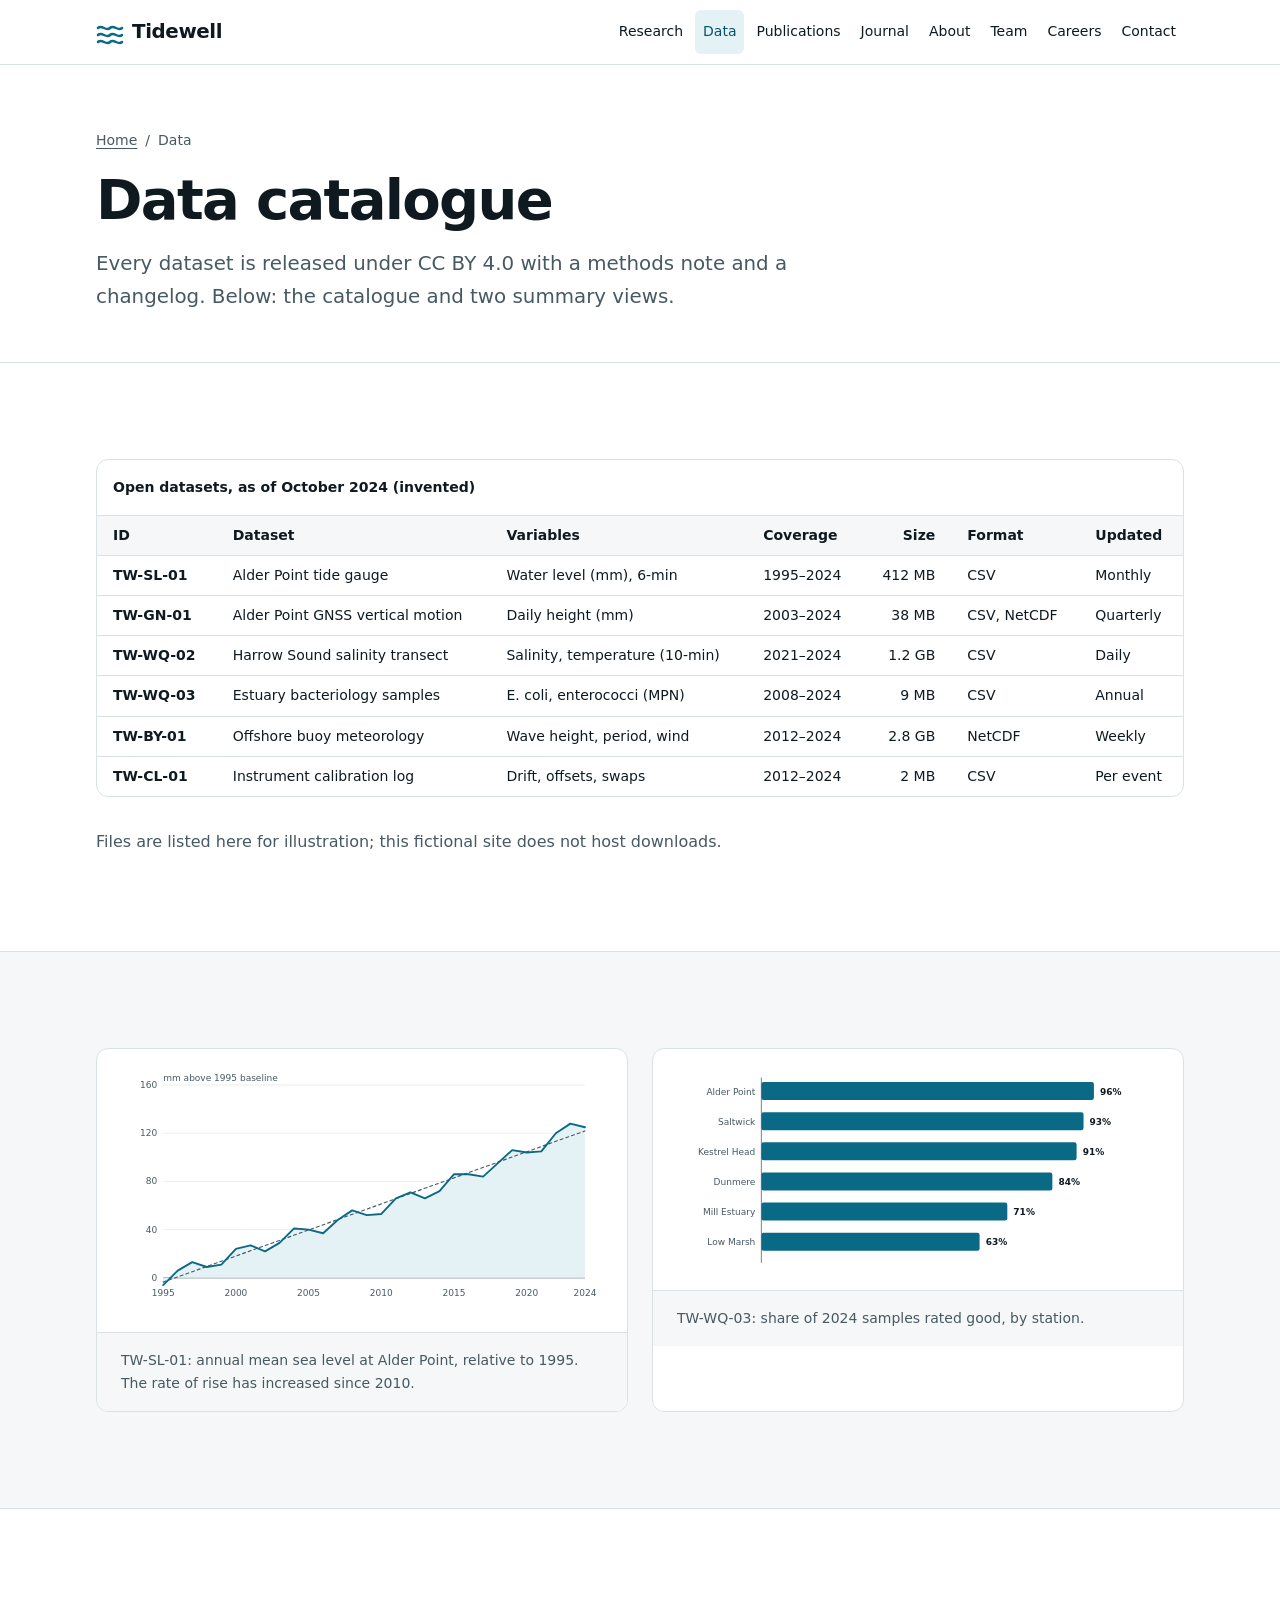
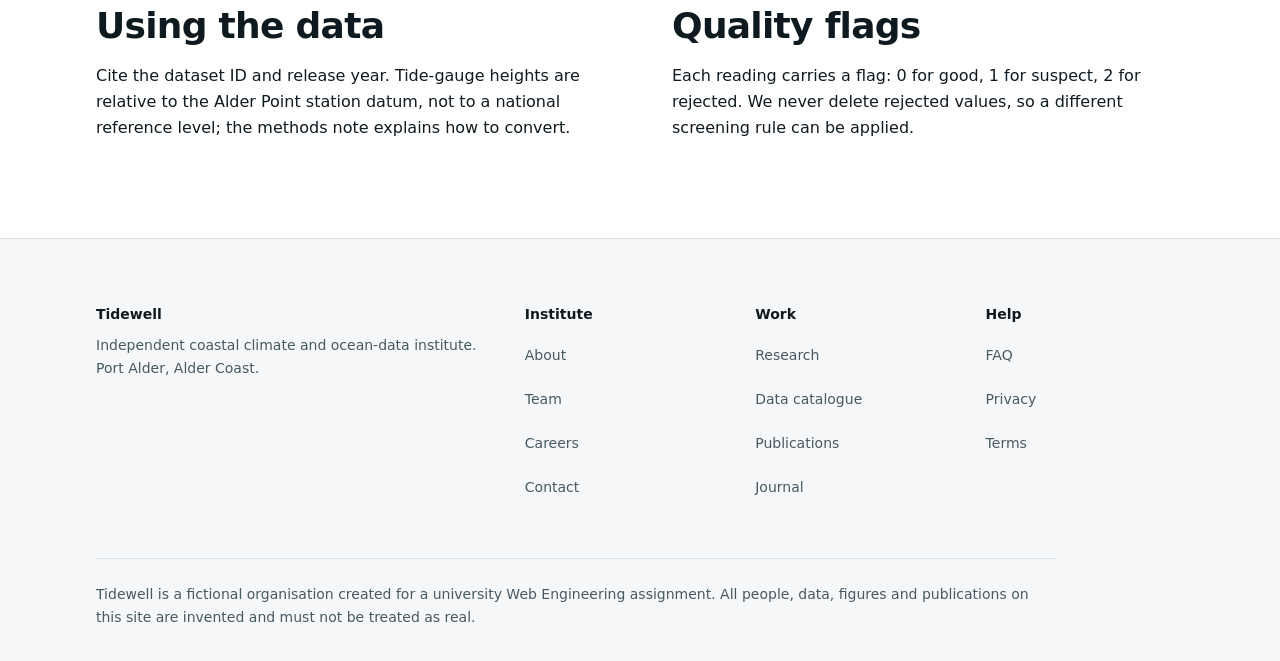
<file: data.html>
<!DOCTYPE html>
<html lang="en">
<head>
  <meta charset="utf-8">
  <meta name="viewport" content="width=device-width, initial-scale=1">
  <title>Data catalogue | Tidewell</title>
  <meta name="description" content="Six open Tidewell datasets with coverage, formats and update schedules, plus summary charts. All data is invented.">
  <link rel="canonical" href="https://tidewell-coastal-institute.vercel.app/data">
  <meta name="theme-color" content="#ffffff" media="(prefers-color-scheme: light)">
  <meta name="theme-color" content="#0a1217" media="(prefers-color-scheme: dark)">
  <meta property="og:type" content="website">
  <meta property="og:site_name" content="Tidewell (fictional)">
  <meta property="og:title" content="Data catalogue | Tidewell">
  <meta property="og:description" content="Six open Tidewell datasets with coverage, formats and update schedules, plus summary charts. All data is invented.">
  <meta property="og:url" content="https://tidewell-coastal-institute.vercel.app/data">
  <meta name="twitter:card" content="summary">
  <meta name="twitter:title" content="Data catalogue | Tidewell">
  <meta name="twitter:description" content="Six open Tidewell datasets with coverage, formats and update schedules, plus summary charts. All data is invented.">
  <link rel="icon" href="favicon.svg" type="image/svg+xml">
  <link rel="stylesheet" href="css/tokens.css">
  <link rel="stylesheet" href="css/base.css">
  <link rel="stylesheet" href="css/layout.css">
  <link rel="stylesheet" href="css/components.css">
  <link rel="stylesheet" href="css/pages.css">
</head>
<body>
  <a class="skip-link" href="#main">Skip to main content</a>
  <header class="site-header">
    <div class="container site-header__inner">
      <a class="brand" href="index.html"><svg class="brand__mark" width="28" height="28" viewBox="0 0 28 28" aria-hidden="true" focusable="false"><path d="M2 10c4-4 8 4 12 0s8 4 12 0M2 17c4-4 8 4 12 0s8 4 12 0M2 24c4-4 8 4 12 0s8 4 12 0" fill="none" stroke="currentColor" stroke-width="2.5" stroke-linecap="round"/></svg><span>Tidewell</span></a>
      <nav class="nav" aria-label="Primary">
        <input class="nav__toggle" type="checkbox" id="nav-toggle">
        <label class="nav__burger" for="nav-toggle">Menu</label>
        <ul class="nav__list">
          <li><a class="nav__link" href="research.html">Research</a></li>
          <li><a class="nav__link" href="data.html" aria-current="page">Data</a></li>
          <li><a class="nav__link" href="publications.html">Publications</a></li>
          <li><a class="nav__link" href="journal.html">Journal</a></li>
          <li><a class="nav__link" href="about.html">About</a></li>
          <li><a class="nav__link" href="team.html">Team</a></li>
          <li><a class="nav__link" href="careers.html">Careers</a></li>
          <li><a class="nav__link" href="contact.html">Contact</a></li>
        </ul>
      </nav>
    </div>
  </header>
  <main id="main">
<div class="page-header"><div class="container page-header__inner">
<nav class="breadcrumb" aria-label="Breadcrumb"><ol class="breadcrumb__list">
<li class="breadcrumb__item"><a class="breadcrumb__link" href="index.html">Home</a></li>
<li class="breadcrumb__item" aria-current="page">Data</li>
</ol></nav>
<h1>Data catalogue</h1>
<p class="lead">Every dataset is released under CC BY 4.0 with a methods note and a changelog. Below: the catalogue and two summary views.</p>
</div></div>
<section class="section">
<div class="container stack stack--lg">
<section class="table-wrap" aria-labelledby="cat-cap" tabindex="0">
<table class="table">
<caption class="table__caption" id="cat-cap">Open datasets, as of October 2024 (invented)</caption>
<thead><tr><th scope="col">ID</th><th scope="col">Dataset</th><th scope="col">Variables</th><th scope="col">Coverage</th><th scope="col" class="table__num">Size</th><th scope="col">Format</th><th scope="col">Updated</th></tr></thead>
<tbody>
<tr id="tw-sl-01"><th scope="row">TW-SL-01</th><td>Alder Point tide gauge</td><td>Water level (mm), 6-min</td><td>1995&ndash;2024</td><td class="table__num">412 MB</td><td>CSV</td><td>Monthly</td></tr>
<tr id="tw-gn-01"><th scope="row">TW-GN-01</th><td>Alder Point GNSS vertical motion</td><td>Daily height (mm)</td><td>2003&ndash;2024</td><td class="table__num">38 MB</td><td>CSV, NetCDF</td><td>Quarterly</td></tr>
<tr id="tw-wq-02"><th scope="row">TW-WQ-02</th><td>Harrow Sound salinity transect</td><td>Salinity, temperature (10-min)</td><td>2021&ndash;2024</td><td class="table__num">1.2 GB</td><td>CSV</td><td>Daily</td></tr>
<tr id="tw-wq-03"><th scope="row">TW-WQ-03</th><td>Estuary bacteriology samples</td><td>E. coli, enterococci (MPN)</td><td>2008&ndash;2024</td><td class="table__num">9 MB</td><td>CSV</td><td>Annual</td></tr>
<tr id="tw-by-01"><th scope="row">TW-BY-01</th><td>Offshore buoy meteorology</td><td>Wave height, period, wind</td><td>2012&ndash;2024</td><td class="table__num">2.8 GB</td><td>NetCDF</td><td>Weekly</td></tr>
<tr id="tw-cl-01"><th scope="row">TW-CL-01</th><td>Instrument calibration log</td><td>Drift, offsets, swaps</td><td>2012&ndash;2024</td><td class="table__num">2 MB</td><td>CSV</td><td>Per event</td></tr>
</tbody>
</table>
</section>
<p class="text-muted">Files are listed here for illustration; this fictional site does not host downloads.</p>
</div>
</section>

<section class="section section--tint">
<div class="container grid grid--2">
<figure class="figure">
<div class="figure__body"><svg class="chart" viewBox="0 0 640 312" role="img" aria-labelledby="data-sl-t data-sl-d">
<title id="data-sl-t">Relative sea level at Alder Point, 1995 to 2024</title>
<desc id="data-sl-d">Line chart of annual mean sea level in millimetres above the 1995 baseline. The series rises from 0 mm in 1995 to about 125 mm in 2024, and the rate of rise increases after 2010. Invented data.</desc>
<line class="chart__grid" x1="56" x2="616" y1="272" y2="272"/><text class="chart__label" x="48" y="276" text-anchor="end">0</text><line class="chart__grid" x1="56" x2="616" y1="208" y2="208"/><text class="chart__label" x="48" y="212" text-anchor="end">40</text><line class="chart__grid" x1="56" x2="616" y1="144" y2="144"/><text class="chart__label" x="48" y="148" text-anchor="end">80</text><line class="chart__grid" x1="56" x2="616" y1="80" y2="80"/><text class="chart__label" x="48" y="84" text-anchor="end">120</text><line class="chart__grid" x1="56" x2="616" y1="16" y2="16"/><text class="chart__label" x="48" y="20" text-anchor="end">160</text><line class="chart__axis" x1="56" x2="616" y1="272" y2="272"/><text class="chart__label" x="56" y="296" text-anchor="middle">1995</text><text class="chart__label" x="152.55172413793105" y="296" text-anchor="middle">2000</text><text class="chart__label" x="249.1034482758621" y="296" text-anchor="middle">2005</text><text class="chart__label" x="345.65517241379314" y="296" text-anchor="middle">2010</text><text class="chart__label" x="442.2068965517242" y="296" text-anchor="middle">2015</text><text class="chart__label" x="538.7586206896551" y="296" text-anchor="middle">2020</text><text class="chart__label" x="616" y="296" text-anchor="middle">2024</text>
<text class="chart__label" x="56" y="10">mm above 1995 baseline</text>
<polygon class="chart__area" points="56,272 56.0,281.6 75.3,262.4 94.6,251.2 113.9,257.6 133.2,254.4 152.6,233.6 171.9,228.8 191.2,236.8 210.5,225.6 229.8,206.4 249.1,208.0 268.4,212.8 287.7,195.2 307.0,182.4 326.3,188.8 345.7,187.2 365.0,166.4 384.3,158.4 403.6,166.4 422.9,156.8 442.2,134.4 461.5,134.4 480.8,137.6 500.1,120.0 519.4,102.4 538.8,105.6 558.1,104.0 577.4,80.0 596.7,67.2 616.0,72.0 616,272"/>
<line class="chart__line chart__line--muted" x1="56" y1="277.6464516129032" x2="616" y2="76.91354838709677"/>
<polyline class="chart__line" points="56.0,281.6 75.3,262.4 94.6,251.2 113.9,257.6 133.2,254.4 152.6,233.6 171.9,228.8 191.2,236.8 210.5,225.6 229.8,206.4 249.1,208.0 268.4,212.8 287.7,195.2 307.0,182.4 326.3,188.8 345.7,187.2 365.0,166.4 384.3,158.4 403.6,166.4 422.9,156.8 442.2,134.4 461.5,134.4 480.8,137.6 500.1,120.0 519.4,102.4 538.8,105.6 558.1,104.0 577.4,80.0 596.7,67.2 616.0,72.0"/>
</svg></div>
<figcaption class="figure__caption">TW-SL-01: annual mean sea level at Alder Point, relative to 1995. The rate of rise has increased since 2010.</figcaption>
</figure>
<figure class="figure">
<div class="figure__body"><svg class="chart" viewBox="0 0 640 256" role="img" aria-labelledby="data-wq-t data-wq-d">
<title id="data-wq-t">Bathing-water samples rated good, 2024</title>
<desc id="data-wq-d">Horizontal bar chart of the share of 2024 samples rated good by station: Alder Point 96 percent, Saltwick 93 percent, Kestrel Head 91 percent, Dunmere 84 percent, Mill Estuary 71 percent, Low Marsh 63 percent. Invented data.</desc>
<line class="chart__axis" x1="112" x2="112" y1="6" y2="252"/><text class="chart__label" x="104" y="29" text-anchor="end">Alder Point</text><rect class="chart__bar" x="112" y="12" width="441.59999999999997" height="24" rx="3"/><text class="chart__label chart__label--strong" x="561.5999999999999" y="29">96%</text><text class="chart__label" x="104" y="69" text-anchor="end">Saltwick</text><rect class="chart__bar" x="112" y="52" width="427.79999999999995" height="24" rx="3"/><text class="chart__label chart__label--strong" x="547.8" y="69">93%</text><text class="chart__label" x="104" y="109" text-anchor="end">Kestrel Head</text><rect class="chart__bar" x="112" y="92" width="418.59999999999997" height="24" rx="3"/><text class="chart__label chart__label--strong" x="538.5999999999999" y="109">91%</text><text class="chart__label" x="104" y="149" text-anchor="end">Dunmere</text><rect class="chart__bar" x="112" y="132" width="386.4" height="24" rx="3"/><text class="chart__label chart__label--strong" x="506.4" y="149">84%</text><text class="chart__label" x="104" y="189" text-anchor="end">Mill Estuary</text><rect class="chart__bar" x="112" y="172" width="326.59999999999997" height="24" rx="3"/><text class="chart__label chart__label--strong" x="446.59999999999997" y="189">71%</text><text class="chart__label" x="104" y="229" text-anchor="end">Low Marsh</text><rect class="chart__bar" x="112" y="212" width="289.79999999999995" height="24" rx="3"/><text class="chart__label chart__label--strong" x="409.79999999999995" y="229">63%</text></svg></div>
<figcaption class="figure__caption">TW-WQ-03: share of 2024 samples rated good, by station.</figcaption>
</figure>
</div>
</section>

<section class="section">
<div class="container split">
<div class="stack">
<h2>Using the data</h2>
<p>Cite the dataset ID and release year. Tide-gauge heights are relative to the Alder Point station datum, not to a national reference level; the methods note explains how to convert.</p>
</div>
<div class="stack">
<h2>Quality flags</h2>
<p>Each reading carries a flag: 0 for good, 1 for suspect, 2 for rejected. We never delete rejected values, so a different screening rule can be applied.</p>
</div>
</div>
</section>
  </main>
  <footer class="site-footer">
    <div class="container">
      <div class="site-footer__grid">
        <div>
          <p class="site-footer__title">Tidewell</p>
          <p class="text-muted">Independent coastal climate and ocean-data institute. Port Alder, Alder Coast.</p>
        </div>
        <div>
          <p class="site-footer__title">Institute</p>
          <ul class="site-footer__list">
            <li><a class="site-footer__link" href="about.html">About</a></li>
            <li><a class="site-footer__link" href="team.html">Team</a></li>
            <li><a class="site-footer__link" href="careers.html">Careers</a></li>
            <li><a class="site-footer__link" href="contact.html">Contact</a></li>
          </ul>
        </div>
        <div>
          <p class="site-footer__title">Work</p>
          <ul class="site-footer__list">
            <li><a class="site-footer__link" href="research.html">Research</a></li>
            <li><a class="site-footer__link" href="data.html">Data catalogue</a></li>
            <li><a class="site-footer__link" href="publications.html">Publications</a></li>
            <li><a class="site-footer__link" href="journal.html">Journal</a></li>
          </ul>
        </div>
        <div>
          <p class="site-footer__title">Help</p>
          <ul class="site-footer__list">
            <li><a class="site-footer__link" href="faq.html">FAQ</a></li>
            <li><a class="site-footer__link" href="legal.html#privacy">Privacy</a></li>
            <li><a class="site-footer__link" href="legal.html#terms">Terms</a></li>
          </ul>
        </div>
      </div>
      <p class="site-footer__note">Tidewell is a fictional organisation created for a university Web Engineering assignment. All people, data, figures and publications on this site are invented and must not be treated as real.</p>
    </div>
  </footer>
</body>
</html>
</file>
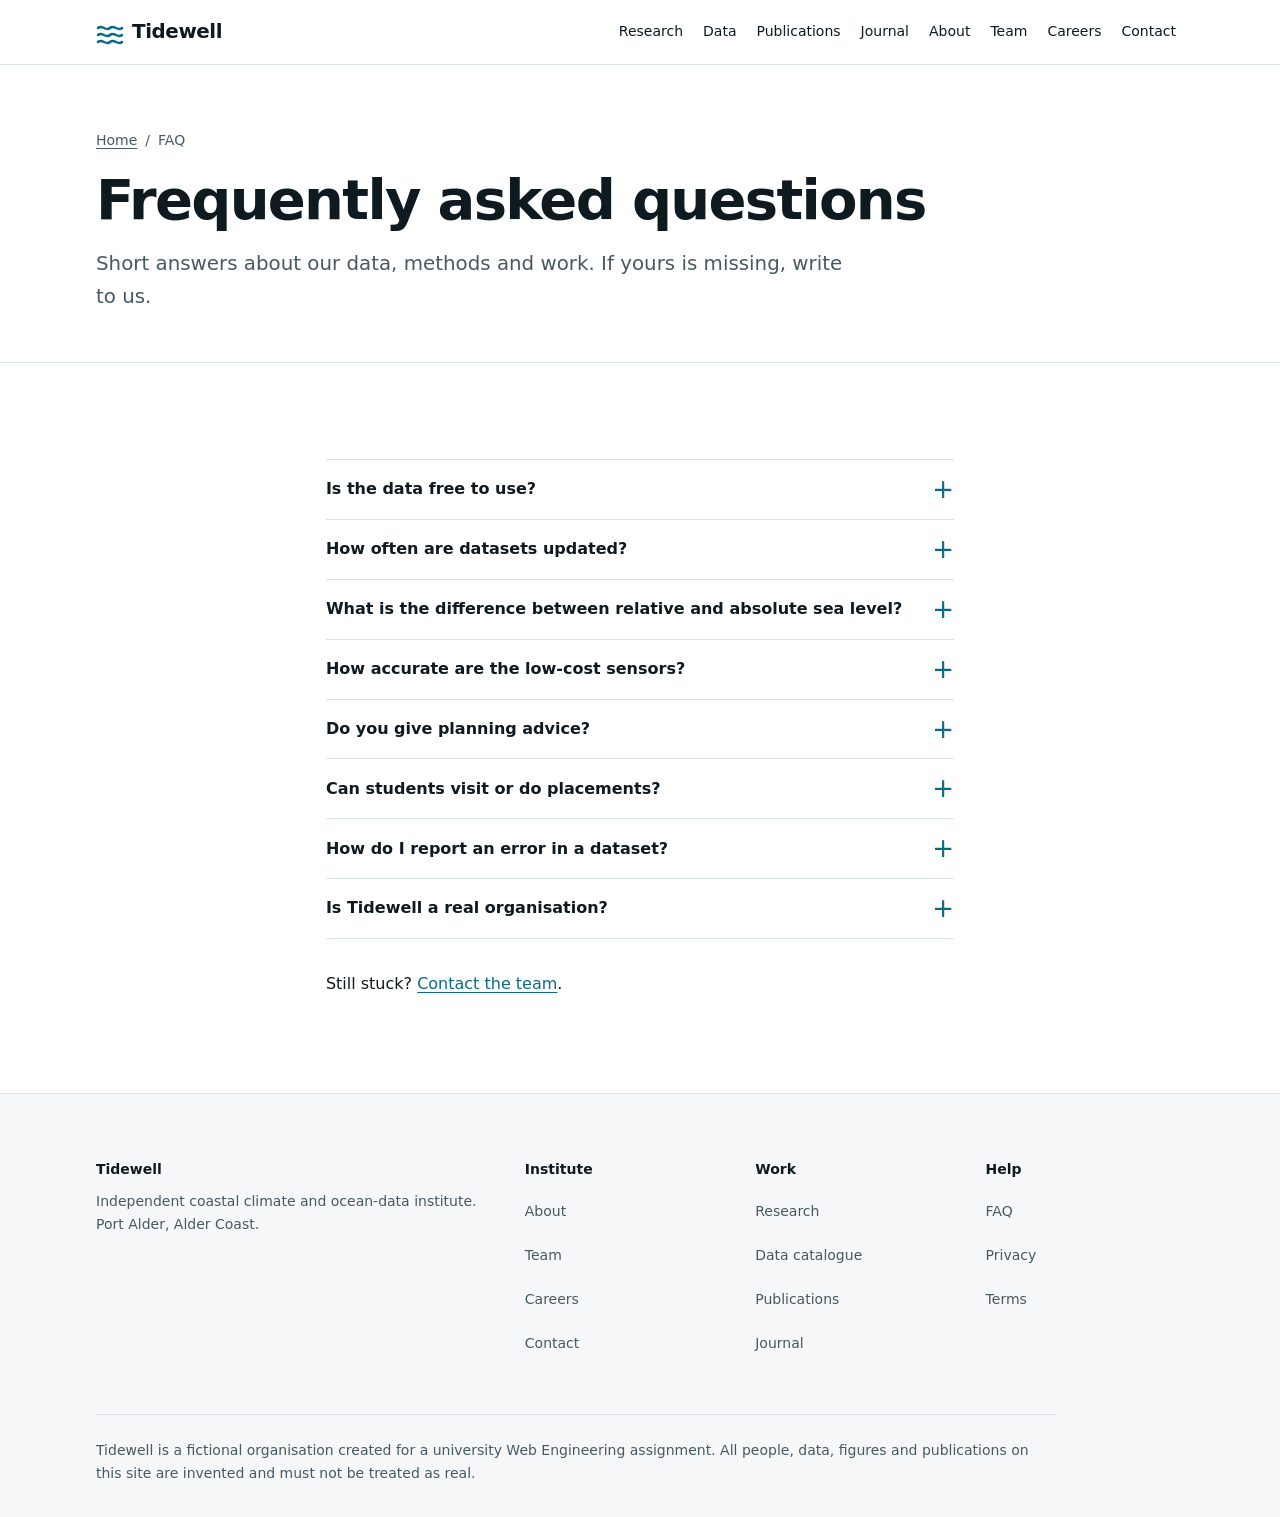
<file: faq.html>
<!DOCTYPE html>
<html lang="en">
<head>
  <meta charset="utf-8">
  <meta name="viewport" content="width=device-width, initial-scale=1">
  <title>FAQ | Tidewell</title>
  <meta name="description" content="Answers to common questions about Tidewell data, methods, sensors and placements.">
  <link rel="canonical" href="https://tidewell-coastal-institute.vercel.app/faq">
  <meta name="theme-color" content="#ffffff" media="(prefers-color-scheme: light)">
  <meta name="theme-color" content="#0a1217" media="(prefers-color-scheme: dark)">
  <meta property="og:type" content="website">
  <meta property="og:site_name" content="Tidewell (fictional)">
  <meta property="og:title" content="FAQ | Tidewell">
  <meta property="og:description" content="Answers to common questions about Tidewell data, methods, sensors and placements.">
  <meta property="og:url" content="https://tidewell-coastal-institute.vercel.app/faq">
  <meta name="twitter:card" content="summary">
  <meta name="twitter:title" content="FAQ | Tidewell">
  <meta name="twitter:description" content="Answers to common questions about Tidewell data, methods, sensors and placements.">
  <link rel="icon" href="favicon.svg" type="image/svg+xml">
  <link rel="stylesheet" href="css/tokens.css">
  <link rel="stylesheet" href="css/base.css">
  <link rel="stylesheet" href="css/layout.css">
  <link rel="stylesheet" href="css/components.css">
  <link rel="stylesheet" href="css/pages.css">
</head>
<body>
  <a class="skip-link" href="#main">Skip to main content</a>
  <header class="site-header">
    <div class="container site-header__inner">
      <a class="brand" href="index.html"><svg class="brand__mark" width="28" height="28" viewBox="0 0 28 28" aria-hidden="true" focusable="false"><path d="M2 10c4-4 8 4 12 0s8 4 12 0M2 17c4-4 8 4 12 0s8 4 12 0M2 24c4-4 8 4 12 0s8 4 12 0" fill="none" stroke="currentColor" stroke-width="2.5" stroke-linecap="round"/></svg><span>Tidewell</span></a>
      <nav class="nav" aria-label="Primary">
        <input class="nav__toggle" type="checkbox" id="nav-toggle">
        <label class="nav__burger" for="nav-toggle">Menu</label>
        <ul class="nav__list">
          <li><a class="nav__link" href="research.html">Research</a></li>
          <li><a class="nav__link" href="data.html">Data</a></li>
          <li><a class="nav__link" href="publications.html">Publications</a></li>
          <li><a class="nav__link" href="journal.html">Journal</a></li>
          <li><a class="nav__link" href="about.html">About</a></li>
          <li><a class="nav__link" href="team.html">Team</a></li>
          <li><a class="nav__link" href="careers.html">Careers</a></li>
          <li><a class="nav__link" href="contact.html">Contact</a></li>
        </ul>
      </nav>
    </div>
  </header>
  <main id="main">
<div class="page-header"><div class="container page-header__inner">
<nav class="breadcrumb" aria-label="Breadcrumb"><ol class="breadcrumb__list">
<li class="breadcrumb__item"><a class="breadcrumb__link" href="index.html">Home</a></li>
<li class="breadcrumb__item" aria-current="page">FAQ</li>
</ol></nav>
<h1>Frequently asked questions</h1>
<p class="lead">Short answers about our data, methods and work. If yours is missing, write to us.</p>
</div></div>
<section class="section">
<div class="container measure">
<div class="faq">
<details class="faq__item"><summary class="faq__q">Is the data free to use?</summary><p class="faq__a">Yes. All datasets are released under CC BY 4.0. Please cite the dataset ID and release year.</p></details>
<details class="faq__item"><summary class="faq__q">How often are datasets updated?</summary><p class="faq__a">It varies by dataset, from daily for the estuary sensors to annual for bacteriology samples. The catalogue lists each schedule.</p></details>
<details class="faq__item"><summary class="faq__q">What is the difference between relative and absolute sea level?</summary><p class="faq__a">Relative sea level is the water height measured against the land, as at a tide gauge. Absolute sea level is measured against the centre of the Earth, as by satellite. Our journal article on Harrow Sound explains the difference in detail.</p></details>
<details class="faq__item"><summary class="faq__q">How accurate are the low-cost sensors?</summary><p class="faq__a">Conductivity sensors are accurate to about 0.3 practical salinity units after calibration. Published drift data lets you apply your own correction.</p></details>
<details class="faq__item"><summary class="faq__q">Do you give planning advice?</summary><p class="faq__a">No. We describe what has been measured and how certain we are. Planning decisions belong to the authorities responsible.</p></details>
<details class="faq__item"><summary class="faq__q">Can students visit or do placements?</summary><p class="faq__a">We host two MSc placements a year and school groups each term. Write to us through the contact page.</p></details>
<details class="faq__item"><summary class="faq__q">How do I report an error in a dataset?</summary><p class="faq__a">Use the contact form and name the dataset ID and date range. Confirmed corrections are credited in the changelog.</p></details>
<details class="faq__item"><summary class="faq__q">Is Tidewell a real organisation?</summary><p class="faq__a">No. Tidewell is a fictional institute created for a university assignment. All content on this site is invented.</p></details>
</div>
<p class="faq-note">Still stuck? <a href="contact.html">Contact the team</a>.</p>
</div>
</section>
  </main>
  <footer class="site-footer">
    <div class="container">
      <div class="site-footer__grid">
        <div>
          <p class="site-footer__title">Tidewell</p>
          <p class="text-muted">Independent coastal climate and ocean-data institute. Port Alder, Alder Coast.</p>
        </div>
        <div>
          <p class="site-footer__title">Institute</p>
          <ul class="site-footer__list">
            <li><a class="site-footer__link" href="about.html">About</a></li>
            <li><a class="site-footer__link" href="team.html">Team</a></li>
            <li><a class="site-footer__link" href="careers.html">Careers</a></li>
            <li><a class="site-footer__link" href="contact.html">Contact</a></li>
          </ul>
        </div>
        <div>
          <p class="site-footer__title">Work</p>
          <ul class="site-footer__list">
            <li><a class="site-footer__link" href="research.html">Research</a></li>
            <li><a class="site-footer__link" href="data.html">Data catalogue</a></li>
            <li><a class="site-footer__link" href="publications.html">Publications</a></li>
            <li><a class="site-footer__link" href="journal.html">Journal</a></li>
          </ul>
        </div>
        <div>
          <p class="site-footer__title">Help</p>
          <ul class="site-footer__list">
            <li><a class="site-footer__link" href="faq.html">FAQ</a></li>
            <li><a class="site-footer__link" href="legal.html#privacy">Privacy</a></li>
            <li><a class="site-footer__link" href="legal.html#terms">Terms</a></li>
          </ul>
        </div>
      </div>
      <p class="site-footer__note">Tidewell is a fictional organisation created for a university Web Engineering assignment. All people, data, figures and publications on this site are invented and must not be treated as real.</p>
    </div>
  </footer>
</body>
</html>
</file>
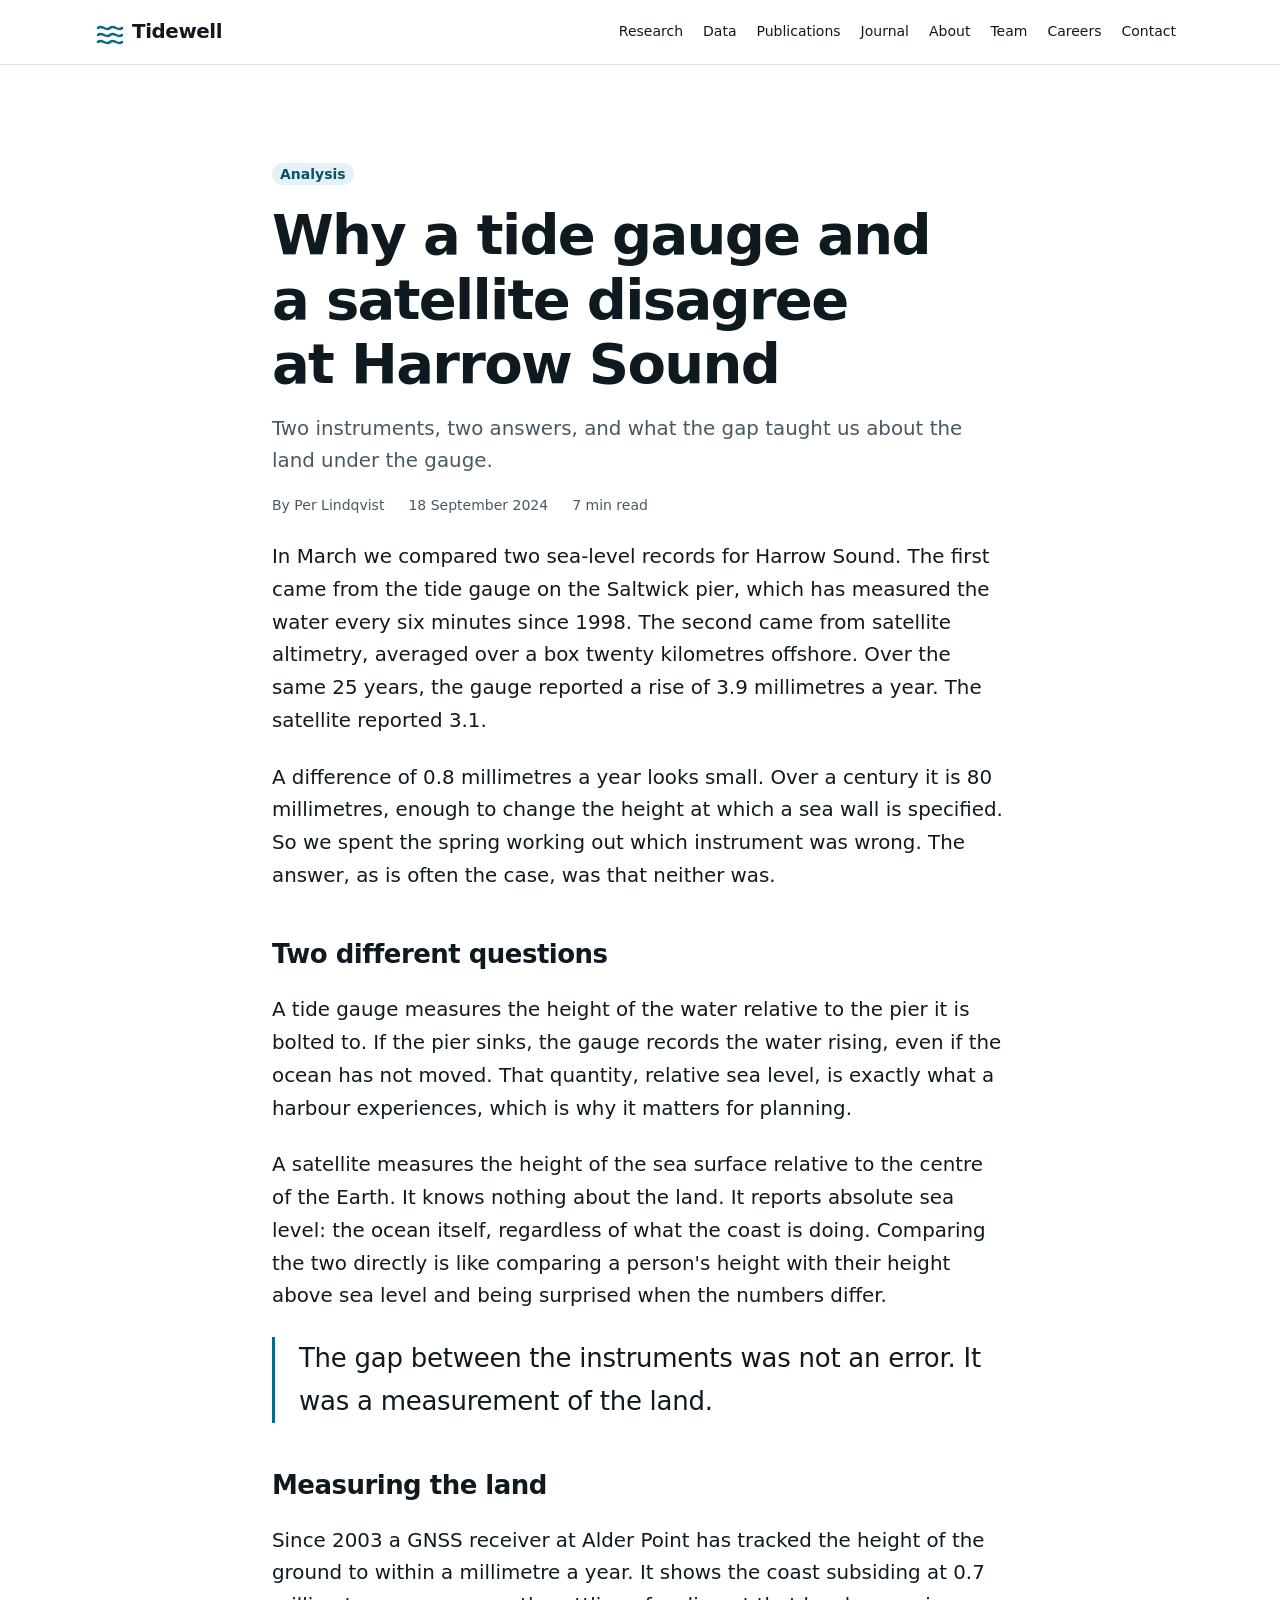
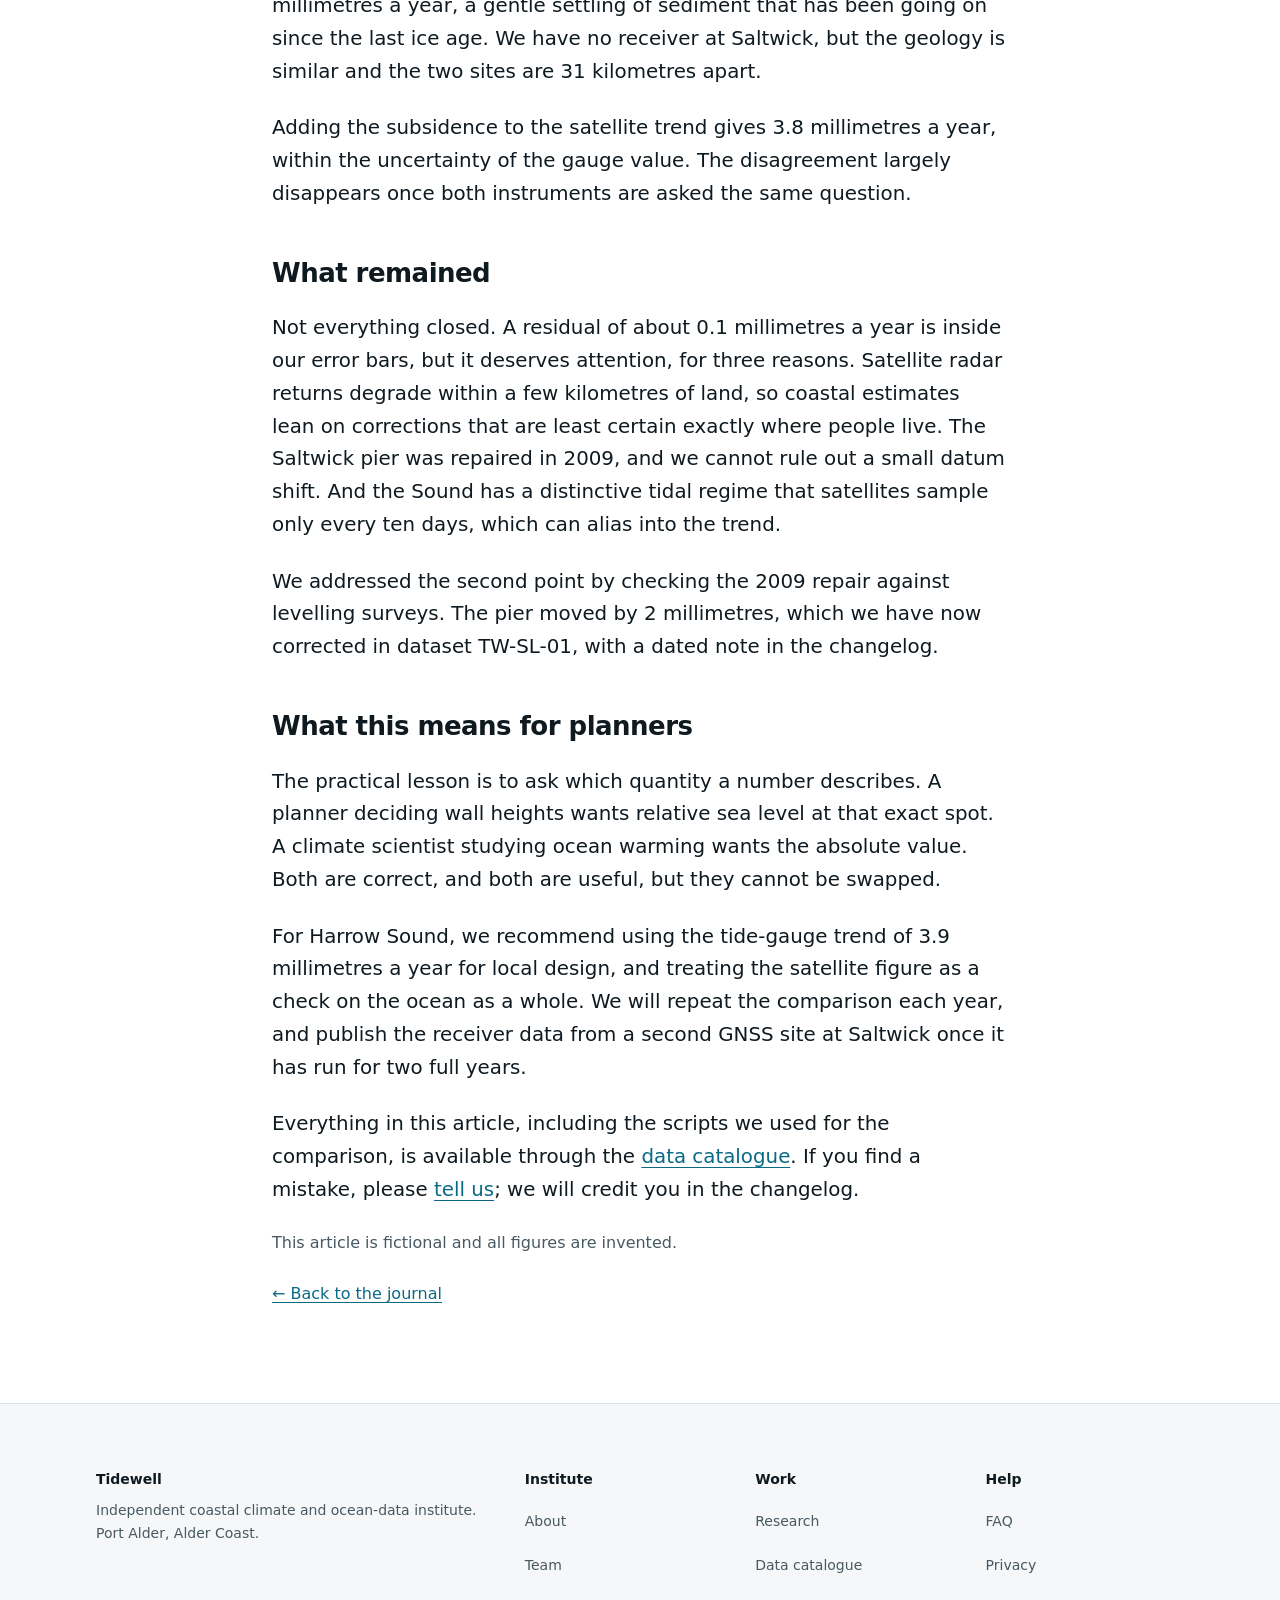
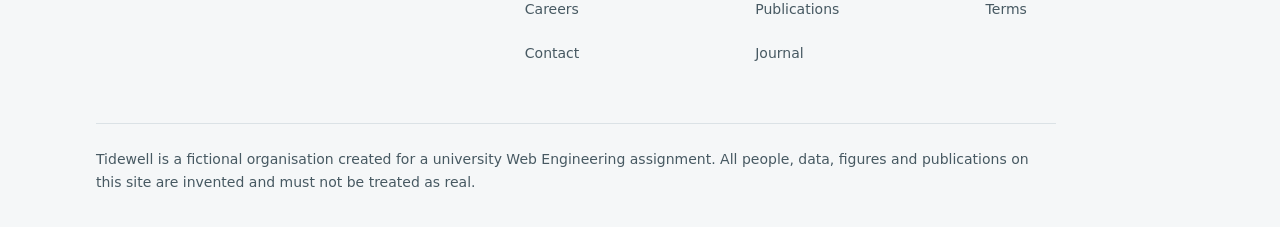
<file: journal-article.html>
<!DOCTYPE html>
<html lang="en">
<head>
  <meta charset="utf-8">
  <meta name="viewport" content="width=device-width, initial-scale=1">
  <title>Why a tide gauge and a satellite disagree at Harrow Sound | Tidewell</title>
  <meta name="description" content="A fictional Tidewell analysis of why satellite altimetry and a tide gauge report different sea-level trends near the coast.">
  <link rel="canonical" href="https://tidewell-coastal-institute.vercel.app/journal-article">
  <meta name="theme-color" content="#ffffff" media="(prefers-color-scheme: light)">
  <meta name="theme-color" content="#0a1217" media="(prefers-color-scheme: dark)">
  <meta property="og:type" content="website">
  <meta property="og:site_name" content="Tidewell (fictional)">
  <meta property="og:title" content="Why a tide gauge and a satellite disagree at Harrow Sound | Tidewell">
  <meta property="og:description" content="A fictional Tidewell analysis of why satellite altimetry and a tide gauge report different sea-level trends near the coast.">
  <meta property="og:url" content="https://tidewell-coastal-institute.vercel.app/journal-article">
  <meta name="twitter:card" content="summary">
  <meta name="twitter:title" content="Why a tide gauge and a satellite disagree at Harrow Sound | Tidewell">
  <meta name="twitter:description" content="A fictional Tidewell analysis of why satellite altimetry and a tide gauge report different sea-level trends near the coast.">
  <link rel="icon" href="favicon.svg" type="image/svg+xml">
  <link rel="stylesheet" href="css/tokens.css">
  <link rel="stylesheet" href="css/base.css">
  <link rel="stylesheet" href="css/layout.css">
  <link rel="stylesheet" href="css/components.css">
  <link rel="stylesheet" href="css/pages.css">
</head>
<body>
  <a class="skip-link" href="#main">Skip to main content</a>
  <header class="site-header">
    <div class="container site-header__inner">
      <a class="brand" href="index.html"><svg class="brand__mark" width="28" height="28" viewBox="0 0 28 28" aria-hidden="true" focusable="false"><path d="M2 10c4-4 8 4 12 0s8 4 12 0M2 17c4-4 8 4 12 0s8 4 12 0M2 24c4-4 8 4 12 0s8 4 12 0" fill="none" stroke="currentColor" stroke-width="2.5" stroke-linecap="round"/></svg><span>Tidewell</span></a>
      <nav class="nav" aria-label="Primary">
        <input class="nav__toggle" type="checkbox" id="nav-toggle">
        <label class="nav__burger" for="nav-toggle">Menu</label>
        <ul class="nav__list">
          <li><a class="nav__link" href="research.html">Research</a></li>
          <li><a class="nav__link" href="data.html">Data</a></li>
          <li><a class="nav__link" href="publications.html">Publications</a></li>
          <li><a class="nav__link" href="journal.html">Journal</a></li>
          <li><a class="nav__link" href="about.html">About</a></li>
          <li><a class="nav__link" href="team.html">Team</a></li>
          <li><a class="nav__link" href="careers.html">Careers</a></li>
          <li><a class="nav__link" href="contact.html">Contact</a></li>
        </ul>
      </nav>
    </div>
  </header>
  <main id="main">

<article class="section">
<div class="container">
<div class="article">
<header class="stack">
<span class="badge">Analysis</span>
<h1>Why a tide gauge and a satellite disagree at Harrow Sound</h1>
<p class="lead">Two instruments, two answers, and what the gap taught us about the land under the gauge.</p>
<p class="article__meta"><span>By Per Lindqvist</span><time datetime="2024-09-18">18 September 2024</time><span>7 min read</span></p>
</header>
<div class="article__body">
<p>In March we compared two sea-level records for Harrow Sound. The first came from the tide gauge on the Saltwick pier, which has measured the water every six minutes since 1998. The second came from satellite altimetry, averaged over a box twenty kilometres offshore. Over the same 25 years, the gauge reported a rise of 3.9 millimetres a year. The satellite reported 3.1.</p>
<p>A difference of 0.8 millimetres a year looks small. Over a century it is 80 millimetres, enough to change the height at which a sea wall is specified. So we spent the spring working out which instrument was wrong. The answer, as is often the case, was that neither was.</p>
<h2>Two different questions</h2>
<p>A tide gauge measures the height of the water relative to the pier it is bolted to. If the pier sinks, the gauge records the water rising, even if the ocean has not moved. That quantity, relative sea level, is exactly what a harbour experiences, which is why it matters for planning.</p>
<p>A satellite measures the height of the sea surface relative to the centre of the Earth. It knows nothing about the land. It reports absolute sea level: the ocean itself, regardless of what the coast is doing. Comparing the two directly is like comparing a person's height with their height above sea level and being surprised when the numbers differ.</p>
<blockquote class="article__quote"><p>The gap between the instruments was not an error. It was a measurement of the land.</p></blockquote>
<h2>Measuring the land</h2>
<p>Since 2003 a GNSS receiver at Alder Point has tracked the height of the ground to within a millimetre a year. It shows the coast subsiding at 0.7 millimetres a year, a gentle settling of sediment that has been going on since the last ice age. We have no receiver at Saltwick, but the geology is similar and the two sites are 31 kilometres apart.</p>
<p>Adding the subsidence to the satellite trend gives 3.8 millimetres a year, within the uncertainty of the gauge value. The disagreement largely disappears once both instruments are asked the same question.</p>
<h2>What remained</h2>
<p>Not everything closed. A residual of about 0.1 millimetres a year is inside our error bars, but it deserves attention, for three reasons. Satellite radar returns degrade within a few kilometres of land, so coastal estimates lean on corrections that are least certain exactly where people live. The Saltwick pier was repaired in 2009, and we cannot rule out a small datum shift. And the Sound has a distinctive tidal regime that satellites sample only every ten days, which can alias into the trend.</p>
<p>We addressed the second point by checking the 2009 repair against levelling surveys. The pier moved by 2 millimetres, which we have now corrected in dataset TW-SL-01, with a dated note in the changelog.</p>
<h2>What this means for planners</h2>
<p>The practical lesson is to ask which quantity a number describes. A planner deciding wall heights wants relative sea level at that exact spot. A climate scientist studying ocean warming wants the absolute value. Both are correct, and both are useful, but they cannot be swapped.</p>
<p>For Harrow Sound, we recommend using the tide-gauge trend of 3.9 millimetres a year for local design, and treating the satellite figure as a check on the ocean as a whole. We will repeat the comparison each year, and publish the receiver data from a second GNSS site at Saltwick once it has run for two full years.</p>
<p>Everything in this article, including the scripts we used for the comparison, is available through the <a href="data.html">data catalogue</a>. If you find a mistake, please <a href="contact.html">tell us</a>; we will credit you in the changelog.</p>
</div>
<p class="text-muted">This article is fictional and all figures are invented.</p>
<p><a href="journal.html">&larr; Back to the journal</a></p>
</div>
</div>
</article>
  </main>
  <footer class="site-footer">
    <div class="container">
      <div class="site-footer__grid">
        <div>
          <p class="site-footer__title">Tidewell</p>
          <p class="text-muted">Independent coastal climate and ocean-data institute. Port Alder, Alder Coast.</p>
        </div>
        <div>
          <p class="site-footer__title">Institute</p>
          <ul class="site-footer__list">
            <li><a class="site-footer__link" href="about.html">About</a></li>
            <li><a class="site-footer__link" href="team.html">Team</a></li>
            <li><a class="site-footer__link" href="careers.html">Careers</a></li>
            <li><a class="site-footer__link" href="contact.html">Contact</a></li>
          </ul>
        </div>
        <div>
          <p class="site-footer__title">Work</p>
          <ul class="site-footer__list">
            <li><a class="site-footer__link" href="research.html">Research</a></li>
            <li><a class="site-footer__link" href="data.html">Data catalogue</a></li>
            <li><a class="site-footer__link" href="publications.html">Publications</a></li>
            <li><a class="site-footer__link" href="journal.html">Journal</a></li>
          </ul>
        </div>
        <div>
          <p class="site-footer__title">Help</p>
          <ul class="site-footer__list">
            <li><a class="site-footer__link" href="faq.html">FAQ</a></li>
            <li><a class="site-footer__link" href="legal.html#privacy">Privacy</a></li>
            <li><a class="site-footer__link" href="legal.html#terms">Terms</a></li>
          </ul>
        </div>
      </div>
      <p class="site-footer__note">Tidewell is a fictional organisation created for a university Web Engineering assignment. All people, data, figures and publications on this site are invented and must not be treated as real.</p>
    </div>
  </footer>
</body>
</html>
</file>
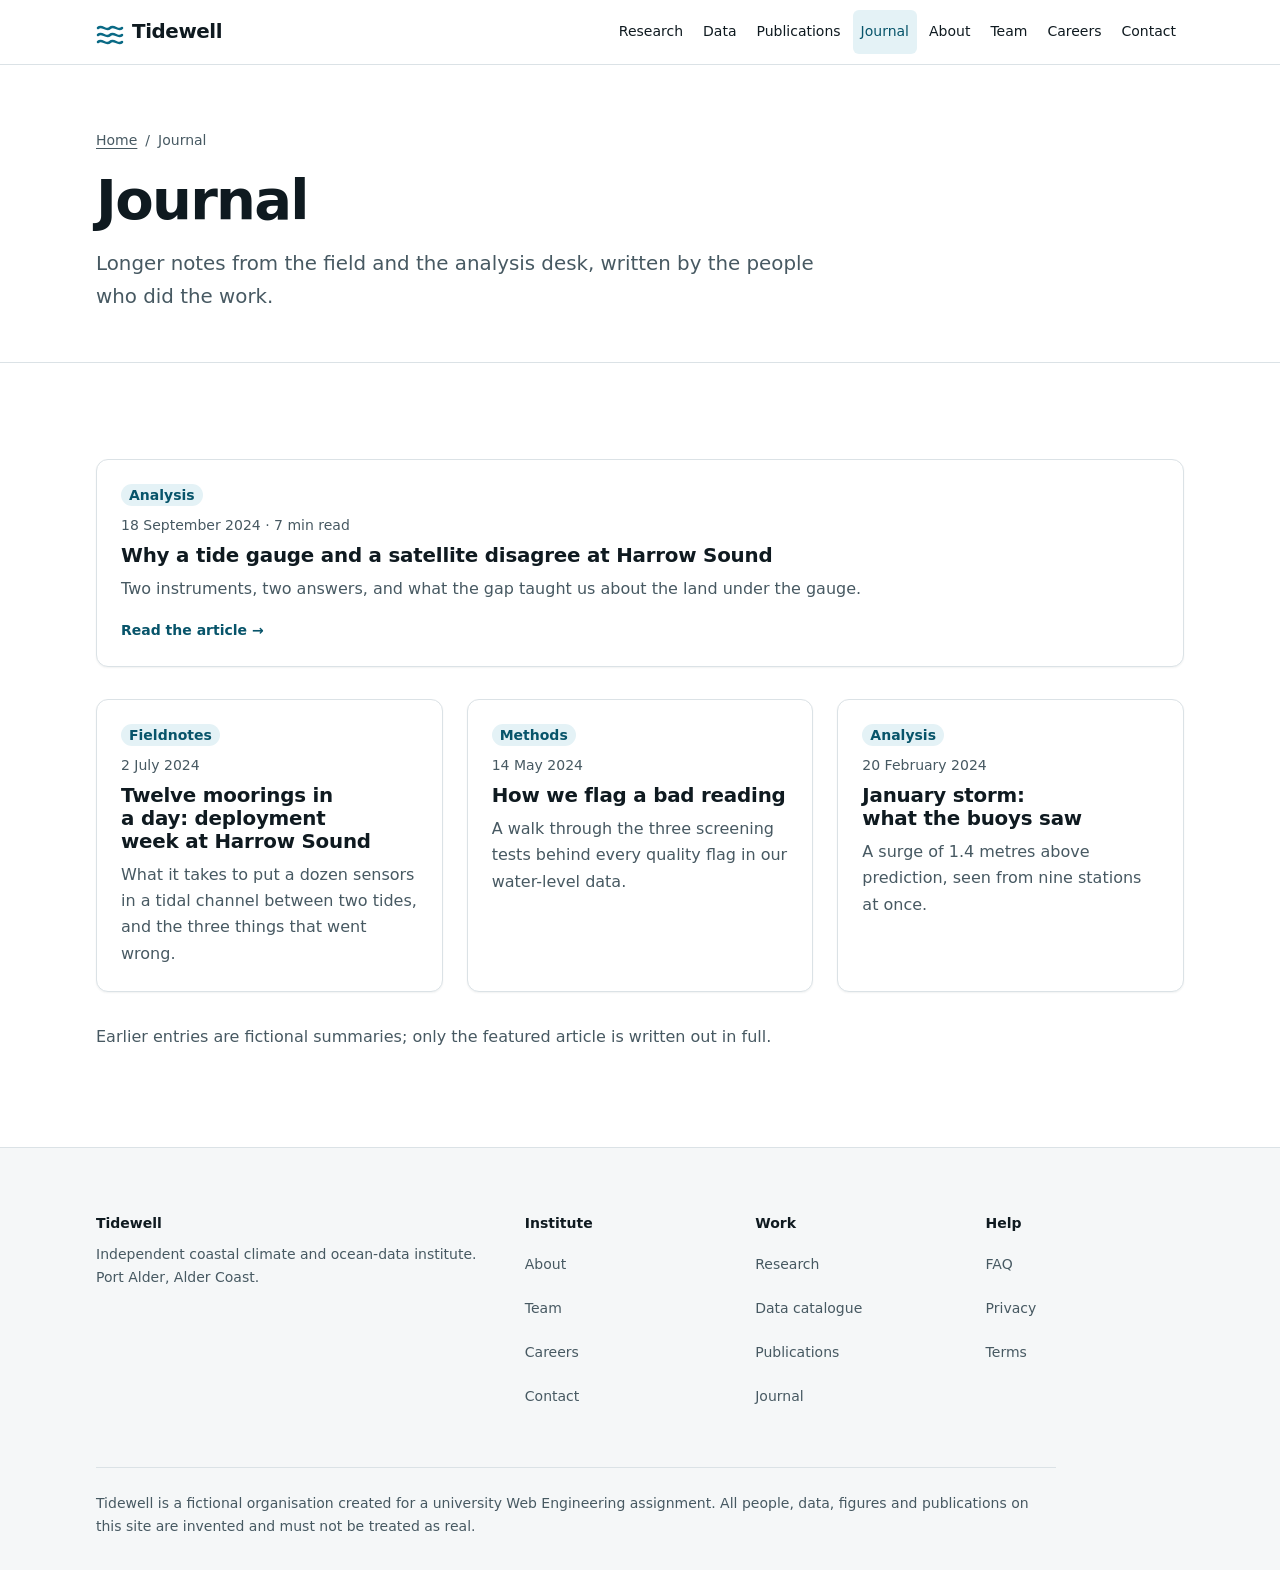
<file: journal.html>
<!DOCTYPE html>
<html lang="en">
<head>
  <meta charset="utf-8">
  <meta name="viewport" content="width=device-width, initial-scale=1">
  <title>Journal | Tidewell</title>
  <meta name="description" content="Field notes, methods and analysis from the Tidewell team. Articles are fictional.">
  <link rel="canonical" href="https://tidewell-coastal-institute.vercel.app/journal">
  <meta name="theme-color" content="#ffffff" media="(prefers-color-scheme: light)">
  <meta name="theme-color" content="#0a1217" media="(prefers-color-scheme: dark)">
  <meta property="og:type" content="website">
  <meta property="og:site_name" content="Tidewell (fictional)">
  <meta property="og:title" content="Journal | Tidewell">
  <meta property="og:description" content="Field notes, methods and analysis from the Tidewell team. Articles are fictional.">
  <meta property="og:url" content="https://tidewell-coastal-institute.vercel.app/journal">
  <meta name="twitter:card" content="summary">
  <meta name="twitter:title" content="Journal | Tidewell">
  <meta name="twitter:description" content="Field notes, methods and analysis from the Tidewell team. Articles are fictional.">
  <link rel="icon" href="favicon.svg" type="image/svg+xml">
  <link rel="stylesheet" href="css/tokens.css">
  <link rel="stylesheet" href="css/base.css">
  <link rel="stylesheet" href="css/layout.css">
  <link rel="stylesheet" href="css/components.css">
  <link rel="stylesheet" href="css/pages.css">
</head>
<body>
  <a class="skip-link" href="#main">Skip to main content</a>
  <header class="site-header">
    <div class="container site-header__inner">
      <a class="brand" href="index.html"><svg class="brand__mark" width="28" height="28" viewBox="0 0 28 28" aria-hidden="true" focusable="false"><path d="M2 10c4-4 8 4 12 0s8 4 12 0M2 17c4-4 8 4 12 0s8 4 12 0M2 24c4-4 8 4 12 0s8 4 12 0" fill="none" stroke="currentColor" stroke-width="2.5" stroke-linecap="round"/></svg><span>Tidewell</span></a>
      <nav class="nav" aria-label="Primary">
        <input class="nav__toggle" type="checkbox" id="nav-toggle">
        <label class="nav__burger" for="nav-toggle">Menu</label>
        <ul class="nav__list">
          <li><a class="nav__link" href="research.html">Research</a></li>
          <li><a class="nav__link" href="data.html">Data</a></li>
          <li><a class="nav__link" href="publications.html">Publications</a></li>
          <li><a class="nav__link" href="journal.html" aria-current="page">Journal</a></li>
          <li><a class="nav__link" href="about.html">About</a></li>
          <li><a class="nav__link" href="team.html">Team</a></li>
          <li><a class="nav__link" href="careers.html">Careers</a></li>
          <li><a class="nav__link" href="contact.html">Contact</a></li>
        </ul>
      </nav>
    </div>
  </header>
  <main id="main">
<div class="page-header"><div class="container page-header__inner">
<nav class="breadcrumb" aria-label="Breadcrumb"><ol class="breadcrumb__list">
<li class="breadcrumb__item"><a class="breadcrumb__link" href="index.html">Home</a></li>
<li class="breadcrumb__item" aria-current="page">Journal</li>
</ol></nav>
<h1>Journal</h1>
<p class="lead">Longer notes from the field and the analysis desk, written by the people who did the work.</p>
</div></div>
<section class="section">
<div class="container stack stack--lg">
<article class="card card--link">
<span class="badge">Analysis</span>
<p class="card__meta"><time datetime="2024-09-18">18 September 2024</time> &middot; 7 min read</p>
<h2 class="card__title"><a class="card__link" href="journal-article.html">Why a tide gauge and a satellite disagree at Harrow Sound</a></h2>
<p class="text-muted">Two instruments, two answers, and what the gap taught us about the land under the gauge.</p>
<p class="card__cta" aria-hidden="true">Read the article &rarr;</p>
</article>
<div class="grid grid--3">
<article class="card"><span class="badge">Fieldnotes</span><p class="card__meta"><time datetime="2024-07-02">2 July 2024</time></p><h2 class="card__title">Twelve moorings in a day: deployment week at Harrow Sound</h2><p class="text-muted">What it takes to put a dozen sensors in a tidal channel between two tides, and the three things that went wrong.</p></article>
<article class="card"><span class="badge">Methods</span><p class="card__meta"><time datetime="2024-05-14">14 May 2024</time></p><h2 class="card__title">How we flag a bad reading</h2><p class="text-muted">A walk through the three screening tests behind every quality flag in our water-level data.</p></article>
<article class="card"><span class="badge">Analysis</span><p class="card__meta"><time datetime="2024-02-20">20 February 2024</time></p><h2 class="card__title">January storm: what the buoys saw</h2><p class="text-muted">A surge of 1.4 metres above prediction, seen from nine stations at once.</p></article>
</div>
<p class="text-muted">Earlier entries are fictional summaries; only the featured article is written out in full.</p>
</div>
</section>
  </main>
  <footer class="site-footer">
    <div class="container">
      <div class="site-footer__grid">
        <div>
          <p class="site-footer__title">Tidewell</p>
          <p class="text-muted">Independent coastal climate and ocean-data institute. Port Alder, Alder Coast.</p>
        </div>
        <div>
          <p class="site-footer__title">Institute</p>
          <ul class="site-footer__list">
            <li><a class="site-footer__link" href="about.html">About</a></li>
            <li><a class="site-footer__link" href="team.html">Team</a></li>
            <li><a class="site-footer__link" href="careers.html">Careers</a></li>
            <li><a class="site-footer__link" href="contact.html">Contact</a></li>
          </ul>
        </div>
        <div>
          <p class="site-footer__title">Work</p>
          <ul class="site-footer__list">
            <li><a class="site-footer__link" href="research.html">Research</a></li>
            <li><a class="site-footer__link" href="data.html">Data catalogue</a></li>
            <li><a class="site-footer__link" href="publications.html">Publications</a></li>
            <li><a class="site-footer__link" href="journal.html">Journal</a></li>
          </ul>
        </div>
        <div>
          <p class="site-footer__title">Help</p>
          <ul class="site-footer__list">
            <li><a class="site-footer__link" href="faq.html">FAQ</a></li>
            <li><a class="site-footer__link" href="legal.html#privacy">Privacy</a></li>
            <li><a class="site-footer__link" href="legal.html#terms">Terms</a></li>
          </ul>
        </div>
      </div>
      <p class="site-footer__note">Tidewell is a fictional organisation created for a university Web Engineering assignment. All people, data, figures and publications on this site are invented and must not be treated as real.</p>
    </div>
  </footer>
</body>
</html>
</file>
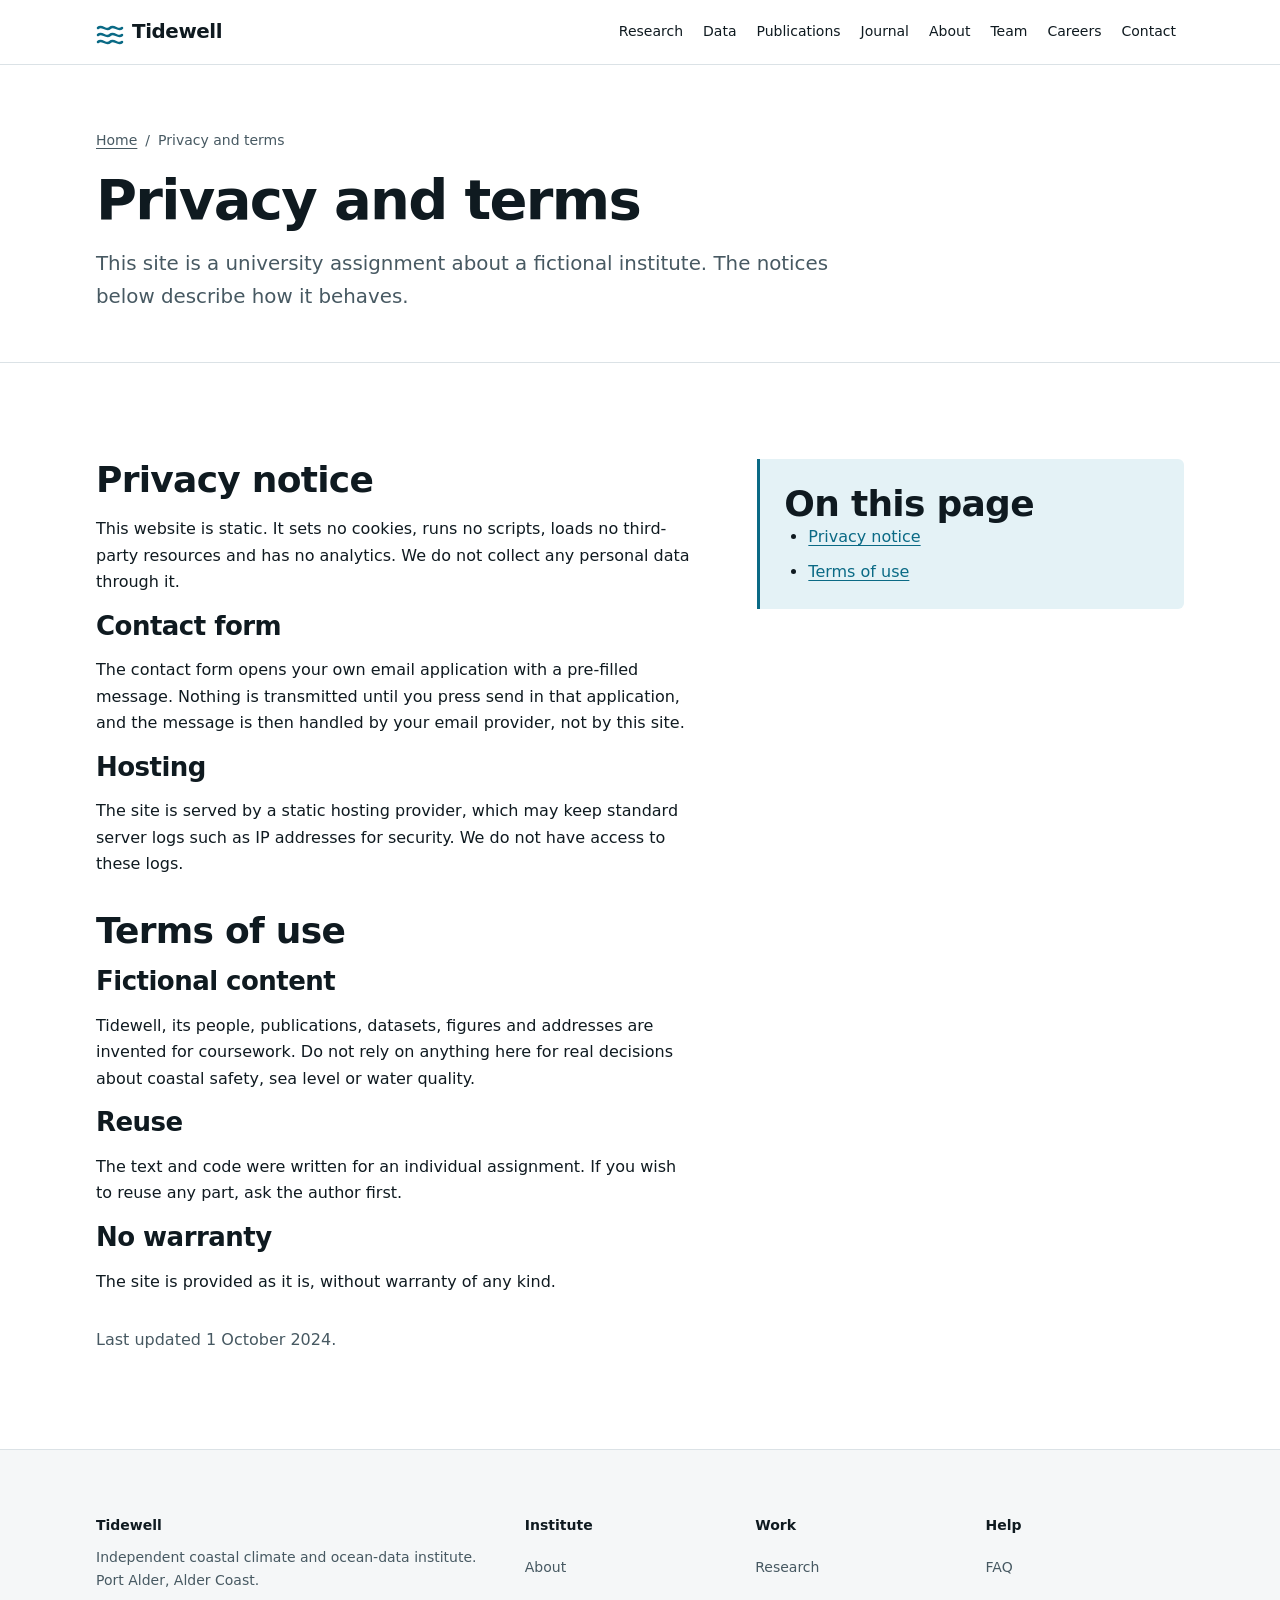
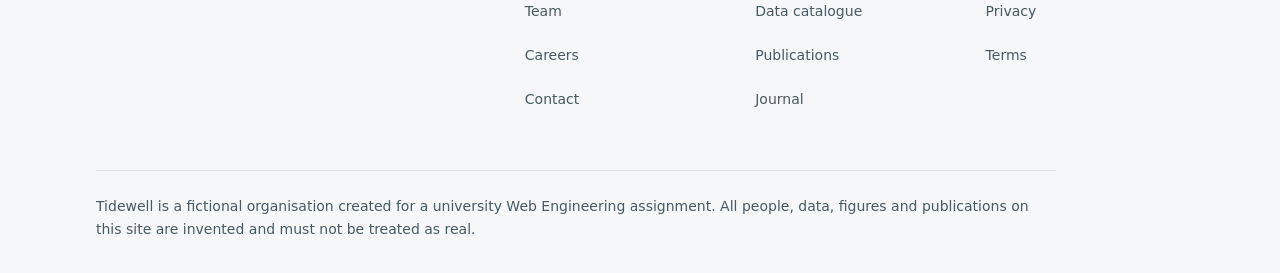
<file: legal.html>
<!DOCTYPE html>
<html lang="en">
<head>
  <meta charset="utf-8">
  <meta name="viewport" content="width=device-width, initial-scale=1">
  <title>Privacy and terms | Tidewell</title>
  <meta name="description" content="Privacy notice and terms of use for the fictional Tidewell assignment website.">
  <link rel="canonical" href="https://tidewell-coastal-institute.vercel.app/legal">
  <meta name="theme-color" content="#ffffff" media="(prefers-color-scheme: light)">
  <meta name="theme-color" content="#0a1217" media="(prefers-color-scheme: dark)">
  <meta property="og:type" content="website">
  <meta property="og:site_name" content="Tidewell (fictional)">
  <meta property="og:title" content="Privacy and terms | Tidewell">
  <meta property="og:description" content="Privacy notice and terms of use for the fictional Tidewell assignment website.">
  <meta property="og:url" content="https://tidewell-coastal-institute.vercel.app/legal">
  <meta name="twitter:card" content="summary">
  <meta name="twitter:title" content="Privacy and terms | Tidewell">
  <meta name="twitter:description" content="Privacy notice and terms of use for the fictional Tidewell assignment website.">
  <link rel="icon" href="favicon.svg" type="image/svg+xml">
  <link rel="stylesheet" href="css/tokens.css">
  <link rel="stylesheet" href="css/base.css">
  <link rel="stylesheet" href="css/layout.css">
  <link rel="stylesheet" href="css/components.css">
  <link rel="stylesheet" href="css/pages.css">
</head>
<body>
  <a class="skip-link" href="#main">Skip to main content</a>
  <header class="site-header">
    <div class="container site-header__inner">
      <a class="brand" href="index.html"><svg class="brand__mark" width="28" height="28" viewBox="0 0 28 28" aria-hidden="true" focusable="false"><path d="M2 10c4-4 8 4 12 0s8 4 12 0M2 17c4-4 8 4 12 0s8 4 12 0M2 24c4-4 8 4 12 0s8 4 12 0" fill="none" stroke="currentColor" stroke-width="2.5" stroke-linecap="round"/></svg><span>Tidewell</span></a>
      <nav class="nav" aria-label="Primary">
        <input class="nav__toggle" type="checkbox" id="nav-toggle">
        <label class="nav__burger" for="nav-toggle">Menu</label>
        <ul class="nav__list">
          <li><a class="nav__link" href="research.html">Research</a></li>
          <li><a class="nav__link" href="data.html">Data</a></li>
          <li><a class="nav__link" href="publications.html">Publications</a></li>
          <li><a class="nav__link" href="journal.html">Journal</a></li>
          <li><a class="nav__link" href="about.html">About</a></li>
          <li><a class="nav__link" href="team.html">Team</a></li>
          <li><a class="nav__link" href="careers.html">Careers</a></li>
          <li><a class="nav__link" href="contact.html">Contact</a></li>
        </ul>
      </nav>
    </div>
  </header>
  <main id="main">
<div class="page-header"><div class="container page-header__inner">
<nav class="breadcrumb" aria-label="Breadcrumb"><ol class="breadcrumb__list">
<li class="breadcrumb__item"><a class="breadcrumb__link" href="index.html">Home</a></li>
<li class="breadcrumb__item" aria-current="page">Privacy and terms</li>
</ol></nav>
<h1>Privacy and terms</h1>
<p class="lead">This site is a university assignment about a fictional institute. The notices below describe how it behaves.</p>
</div></div>
<section class="section">
<div class="container split split--wide-start">
<div class="stack stack--lg measure">
<section class="stack" id="privacy" aria-labelledby="privacy-h">
<h2 id="privacy-h">Privacy notice</h2>
<p>This website is static. It sets no cookies, runs no scripts, loads no third-party resources and has no analytics. We do not collect any personal data through it.</p>
<h3>Contact form</h3>
<p>The contact form opens your own email application with a pre-filled message. Nothing is transmitted until you press send in that application, and the message is then handled by your email provider, not by this site.</p>
<h3>Hosting</h3>
<p>The site is served by a static hosting provider, which may keep standard server logs such as IP addresses for security. We do not have access to these logs.</p>
</section>
<section class="stack" id="terms" aria-labelledby="terms-h">
<h2 id="terms-h">Terms of use</h2>
<h3>Fictional content</h3>
<p>Tidewell, its people, publications, datasets, figures and addresses are invented for coursework. Do not rely on anything here for real decisions about coastal safety, sea level or water quality.</p>
<h3>Reuse</h3>
<p>The text and code were written for an individual assignment. If you wish to reuse any part, ask the author first.</p>
<h3>No warranty</h3>
<p>The site is provided as it is, without warranty of any kind.</p>
</section>
<p class="text-muted">Last updated <time datetime="2024-10-01">1 October 2024</time>.</p>
</div>
<aside class="callout">
<h2>On this page</h2>
<ul>
<li><a href="#privacy">Privacy notice</a></li>
<li><a href="#terms">Terms of use</a></li>
</ul>
</aside>
</div>
</section>
  </main>
  <footer class="site-footer">
    <div class="container">
      <div class="site-footer__grid">
        <div>
          <p class="site-footer__title">Tidewell</p>
          <p class="text-muted">Independent coastal climate and ocean-data institute. Port Alder, Alder Coast.</p>
        </div>
        <div>
          <p class="site-footer__title">Institute</p>
          <ul class="site-footer__list">
            <li><a class="site-footer__link" href="about.html">About</a></li>
            <li><a class="site-footer__link" href="team.html">Team</a></li>
            <li><a class="site-footer__link" href="careers.html">Careers</a></li>
            <li><a class="site-footer__link" href="contact.html">Contact</a></li>
          </ul>
        </div>
        <div>
          <p class="site-footer__title">Work</p>
          <ul class="site-footer__list">
            <li><a class="site-footer__link" href="research.html">Research</a></li>
            <li><a class="site-footer__link" href="data.html">Data catalogue</a></li>
            <li><a class="site-footer__link" href="publications.html">Publications</a></li>
            <li><a class="site-footer__link" href="journal.html">Journal</a></li>
          </ul>
        </div>
        <div>
          <p class="site-footer__title">Help</p>
          <ul class="site-footer__list">
            <li><a class="site-footer__link" href="faq.html">FAQ</a></li>
            <li><a class="site-footer__link" href="legal.html#privacy">Privacy</a></li>
            <li><a class="site-footer__link" href="legal.html#terms">Terms</a></li>
          </ul>
        </div>
      </div>
      <p class="site-footer__note">Tidewell is a fictional organisation created for a university Web Engineering assignment. All people, data, figures and publications on this site are invented and must not be treated as real.</p>
    </div>
  </footer>
</body>
</html>
</file>
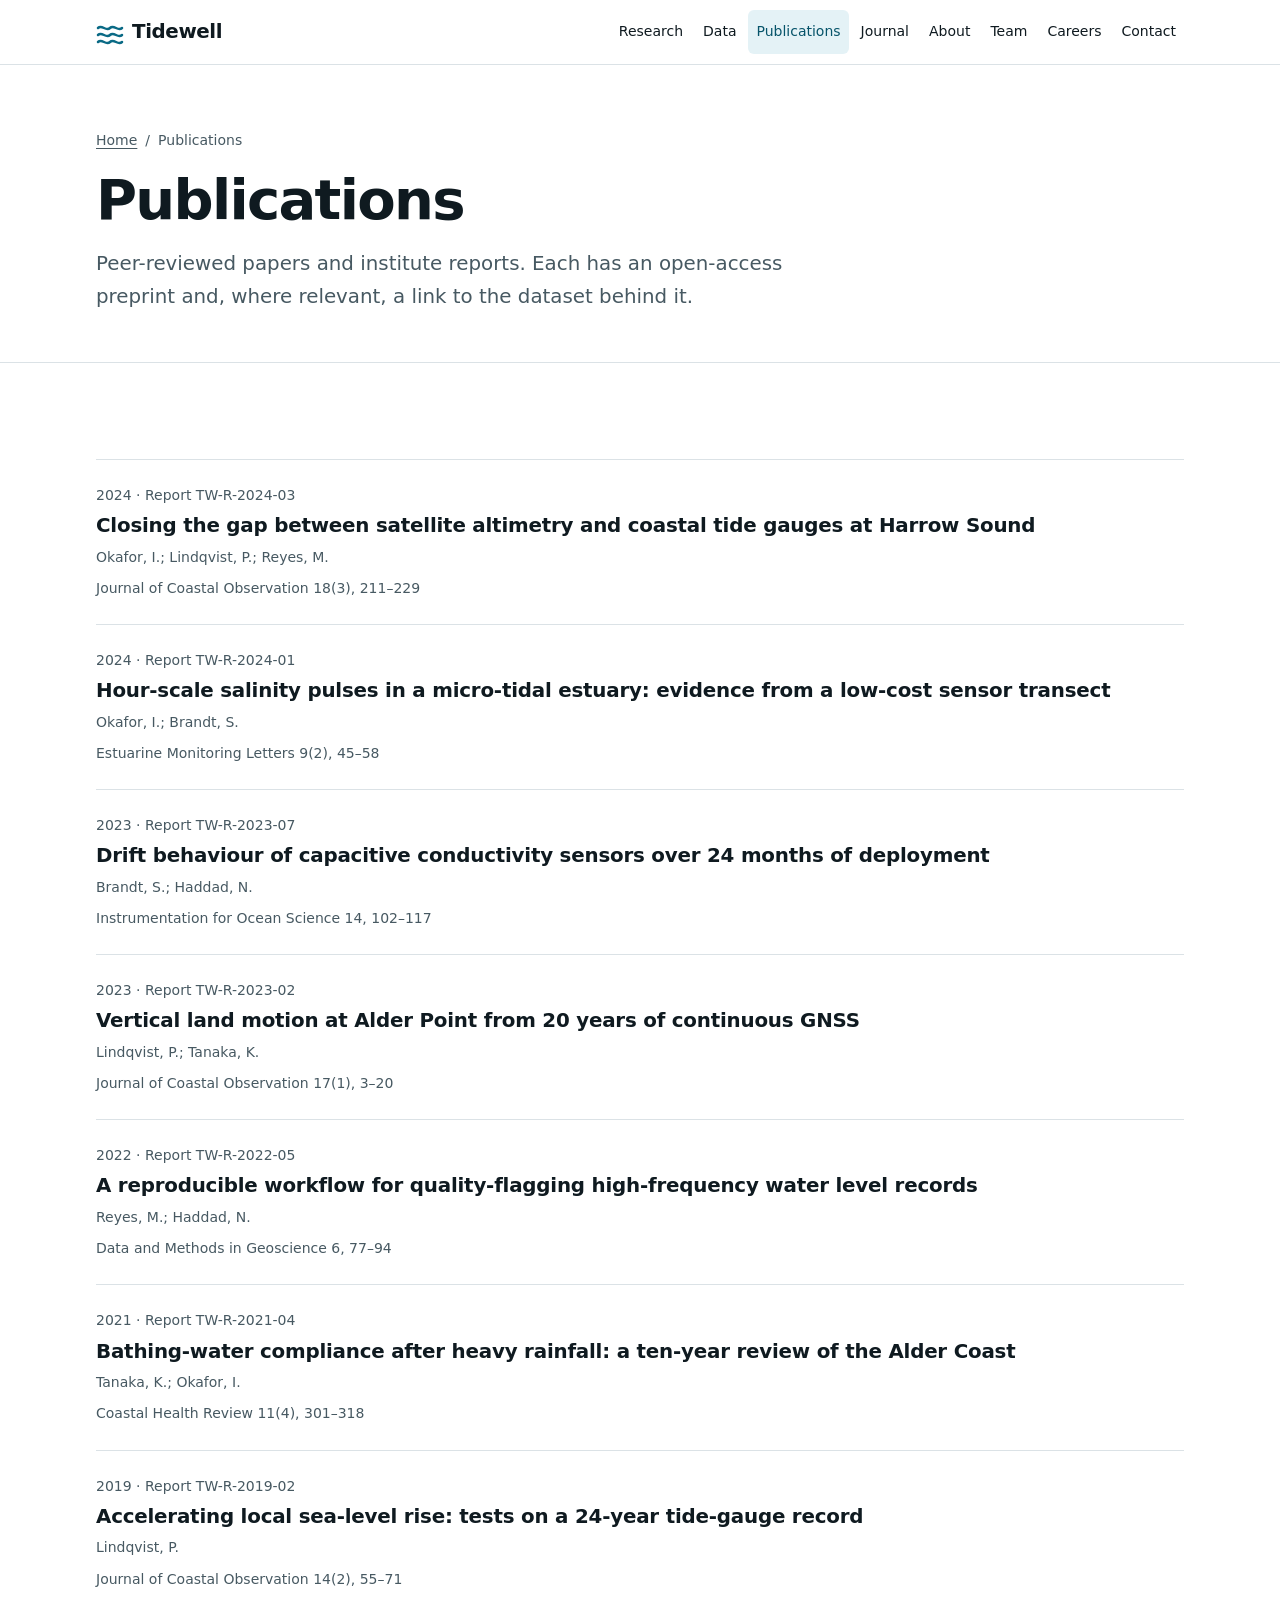
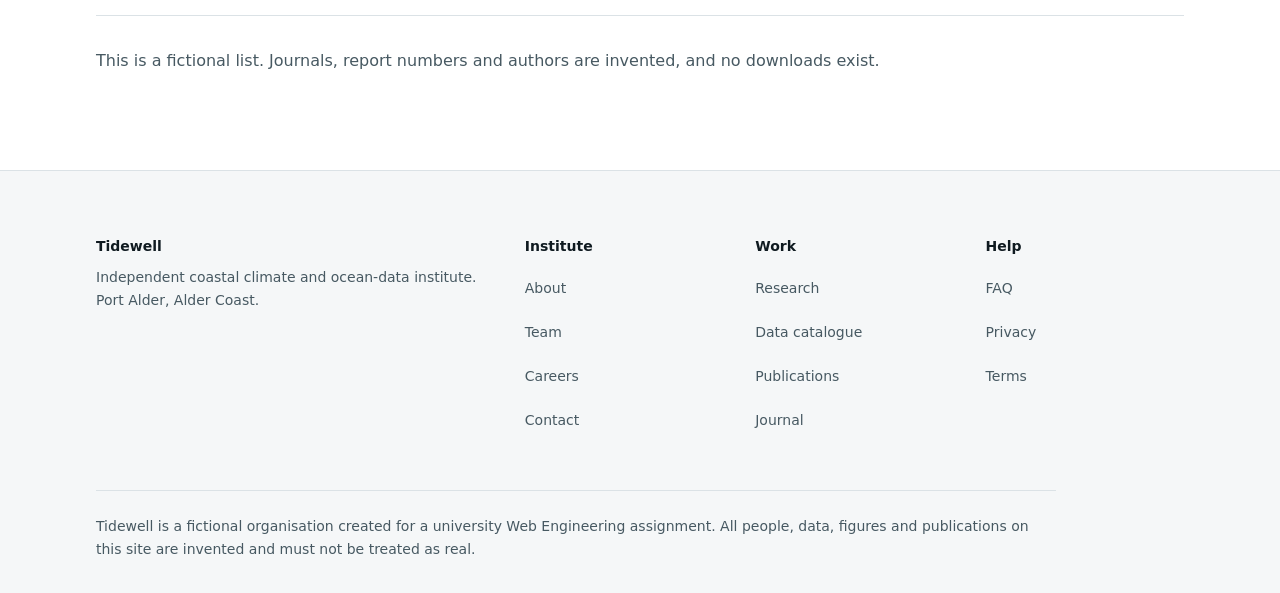
<file: publications.html>
<!DOCTYPE html>
<html lang="en">
<head>
  <meta charset="utf-8">
  <meta name="viewport" content="width=device-width, initial-scale=1">
  <title>Publications | Tidewell</title>
  <meta name="description" content="Peer-reviewed papers and reports by Tidewell researchers, 2019 to 2024. All entries are invented.">
  <link rel="canonical" href="https://tidewell-coastal-institute.vercel.app/publications">
  <meta name="theme-color" content="#ffffff" media="(prefers-color-scheme: light)">
  <meta name="theme-color" content="#0a1217" media="(prefers-color-scheme: dark)">
  <meta property="og:type" content="website">
  <meta property="og:site_name" content="Tidewell (fictional)">
  <meta property="og:title" content="Publications | Tidewell">
  <meta property="og:description" content="Peer-reviewed papers and reports by Tidewell researchers, 2019 to 2024. All entries are invented.">
  <meta property="og:url" content="https://tidewell-coastal-institute.vercel.app/publications">
  <meta name="twitter:card" content="summary">
  <meta name="twitter:title" content="Publications | Tidewell">
  <meta name="twitter:description" content="Peer-reviewed papers and reports by Tidewell researchers, 2019 to 2024. All entries are invented.">
  <link rel="icon" href="favicon.svg" type="image/svg+xml">
  <link rel="stylesheet" href="css/tokens.css">
  <link rel="stylesheet" href="css/base.css">
  <link rel="stylesheet" href="css/layout.css">
  <link rel="stylesheet" href="css/components.css">
  <link rel="stylesheet" href="css/pages.css">
</head>
<body>
  <a class="skip-link" href="#main">Skip to main content</a>
  <header class="site-header">
    <div class="container site-header__inner">
      <a class="brand" href="index.html"><svg class="brand__mark" width="28" height="28" viewBox="0 0 28 28" aria-hidden="true" focusable="false"><path d="M2 10c4-4 8 4 12 0s8 4 12 0M2 17c4-4 8 4 12 0s8 4 12 0M2 24c4-4 8 4 12 0s8 4 12 0" fill="none" stroke="currentColor" stroke-width="2.5" stroke-linecap="round"/></svg><span>Tidewell</span></a>
      <nav class="nav" aria-label="Primary">
        <input class="nav__toggle" type="checkbox" id="nav-toggle">
        <label class="nav__burger" for="nav-toggle">Menu</label>
        <ul class="nav__list">
          <li><a class="nav__link" href="research.html">Research</a></li>
          <li><a class="nav__link" href="data.html">Data</a></li>
          <li><a class="nav__link" href="publications.html" aria-current="page">Publications</a></li>
          <li><a class="nav__link" href="journal.html">Journal</a></li>
          <li><a class="nav__link" href="about.html">About</a></li>
          <li><a class="nav__link" href="team.html">Team</a></li>
          <li><a class="nav__link" href="careers.html">Careers</a></li>
          <li><a class="nav__link" href="contact.html">Contact</a></li>
        </ul>
      </nav>
    </div>
  </header>
  <main id="main">
<div class="page-header"><div class="container page-header__inner">
<nav class="breadcrumb" aria-label="Breadcrumb"><ol class="breadcrumb__list">
<li class="breadcrumb__item"><a class="breadcrumb__link" href="index.html">Home</a></li>
<li class="breadcrumb__item" aria-current="page">Publications</li>
</ol></nav>
<h1>Publications</h1>
<p class="lead">Peer-reviewed papers and institute reports. Each has an open-access preprint and, where relevant, a link to the dataset behind it.</p>
</div></div>
<section class="section">
<div class="container">
<h2 class="visually-hidden">All publications</h2>
<div class="pub-list">
<article class="pub">
<p class="card__meta"><time datetime="2024">2024</time> &middot; Report TW-R-2024-03</p>
<h3 class="pub__title">Closing the gap between satellite altimetry and coastal tide gauges at Harrow Sound</h3>
<p class="pub__authors">Okafor, I.; Lindqvist, P.; Reyes, M.</p>
<p class="pub__venue">Journal of Coastal Observation 18(3), 211&ndash;229</p>
</article>
<article class="pub">
<p class="card__meta"><time datetime="2024">2024</time> &middot; Report TW-R-2024-01</p>
<h3 class="pub__title">Hour-scale salinity pulses in a micro-tidal estuary: evidence from a low-cost sensor transect</h3>
<p class="pub__authors">Okafor, I.; Brandt, S.</p>
<p class="pub__venue">Estuarine Monitoring Letters 9(2), 45&ndash;58</p>
</article>
<article class="pub">
<p class="card__meta"><time datetime="2023">2023</time> &middot; Report TW-R-2023-07</p>
<h3 class="pub__title">Drift behaviour of capacitive conductivity sensors over 24 months of deployment</h3>
<p class="pub__authors">Brandt, S.; Haddad, N.</p>
<p class="pub__venue">Instrumentation for Ocean Science 14, 102&ndash;117</p>
</article>
<article class="pub">
<p class="card__meta"><time datetime="2023">2023</time> &middot; Report TW-R-2023-02</p>
<h3 class="pub__title">Vertical land motion at Alder Point from 20 years of continuous GNSS</h3>
<p class="pub__authors">Lindqvist, P.; Tanaka, K.</p>
<p class="pub__venue">Journal of Coastal Observation 17(1), 3&ndash;20</p>
</article>
<article class="pub">
<p class="card__meta"><time datetime="2022">2022</time> &middot; Report TW-R-2022-05</p>
<h3 class="pub__title">A reproducible workflow for quality-flagging high-frequency water level records</h3>
<p class="pub__authors">Reyes, M.; Haddad, N.</p>
<p class="pub__venue">Data and Methods in Geoscience 6, 77&ndash;94</p>
</article>
<article class="pub">
<p class="card__meta"><time datetime="2021">2021</time> &middot; Report TW-R-2021-04</p>
<h3 class="pub__title">Bathing-water compliance after heavy rainfall: a ten-year review of the Alder Coast</h3>
<p class="pub__authors">Tanaka, K.; Okafor, I.</p>
<p class="pub__venue">Coastal Health Review 11(4), 301&ndash;318</p>
</article>
<article class="pub">
<p class="card__meta"><time datetime="2019">2019</time> &middot; Report TW-R-2019-02</p>
<h3 class="pub__title">Accelerating local sea-level rise: tests on a 24-year tide-gauge record</h3>
<p class="pub__authors">Lindqvist, P.</p>
<p class="pub__venue">Journal of Coastal Observation 14(2), 55&ndash;71</p>
</article>
</div>
<p class="text-muted pub-note">This is a fictional list. Journals, report numbers and authors are invented, and no downloads exist.</p>
</div>
</section>
  </main>
  <footer class="site-footer">
    <div class="container">
      <div class="site-footer__grid">
        <div>
          <p class="site-footer__title">Tidewell</p>
          <p class="text-muted">Independent coastal climate and ocean-data institute. Port Alder, Alder Coast.</p>
        </div>
        <div>
          <p class="site-footer__title">Institute</p>
          <ul class="site-footer__list">
            <li><a class="site-footer__link" href="about.html">About</a></li>
            <li><a class="site-footer__link" href="team.html">Team</a></li>
            <li><a class="site-footer__link" href="careers.html">Careers</a></li>
            <li><a class="site-footer__link" href="contact.html">Contact</a></li>
          </ul>
        </div>
        <div>
          <p class="site-footer__title">Work</p>
          <ul class="site-footer__list">
            <li><a class="site-footer__link" href="research.html">Research</a></li>
            <li><a class="site-footer__link" href="data.html">Data catalogue</a></li>
            <li><a class="site-footer__link" href="publications.html">Publications</a></li>
            <li><a class="site-footer__link" href="journal.html">Journal</a></li>
          </ul>
        </div>
        <div>
          <p class="site-footer__title">Help</p>
          <ul class="site-footer__list">
            <li><a class="site-footer__link" href="faq.html">FAQ</a></li>
            <li><a class="site-footer__link" href="legal.html#privacy">Privacy</a></li>
            <li><a class="site-footer__link" href="legal.html#terms">Terms</a></li>
          </ul>
        </div>
      </div>
      <p class="site-footer__note">Tidewell is a fictional organisation created for a university Web Engineering assignment. All people, data, figures and publications on this site are invented and must not be treated as real.</p>
    </div>
  </footer>
</body>
</html>
</file>
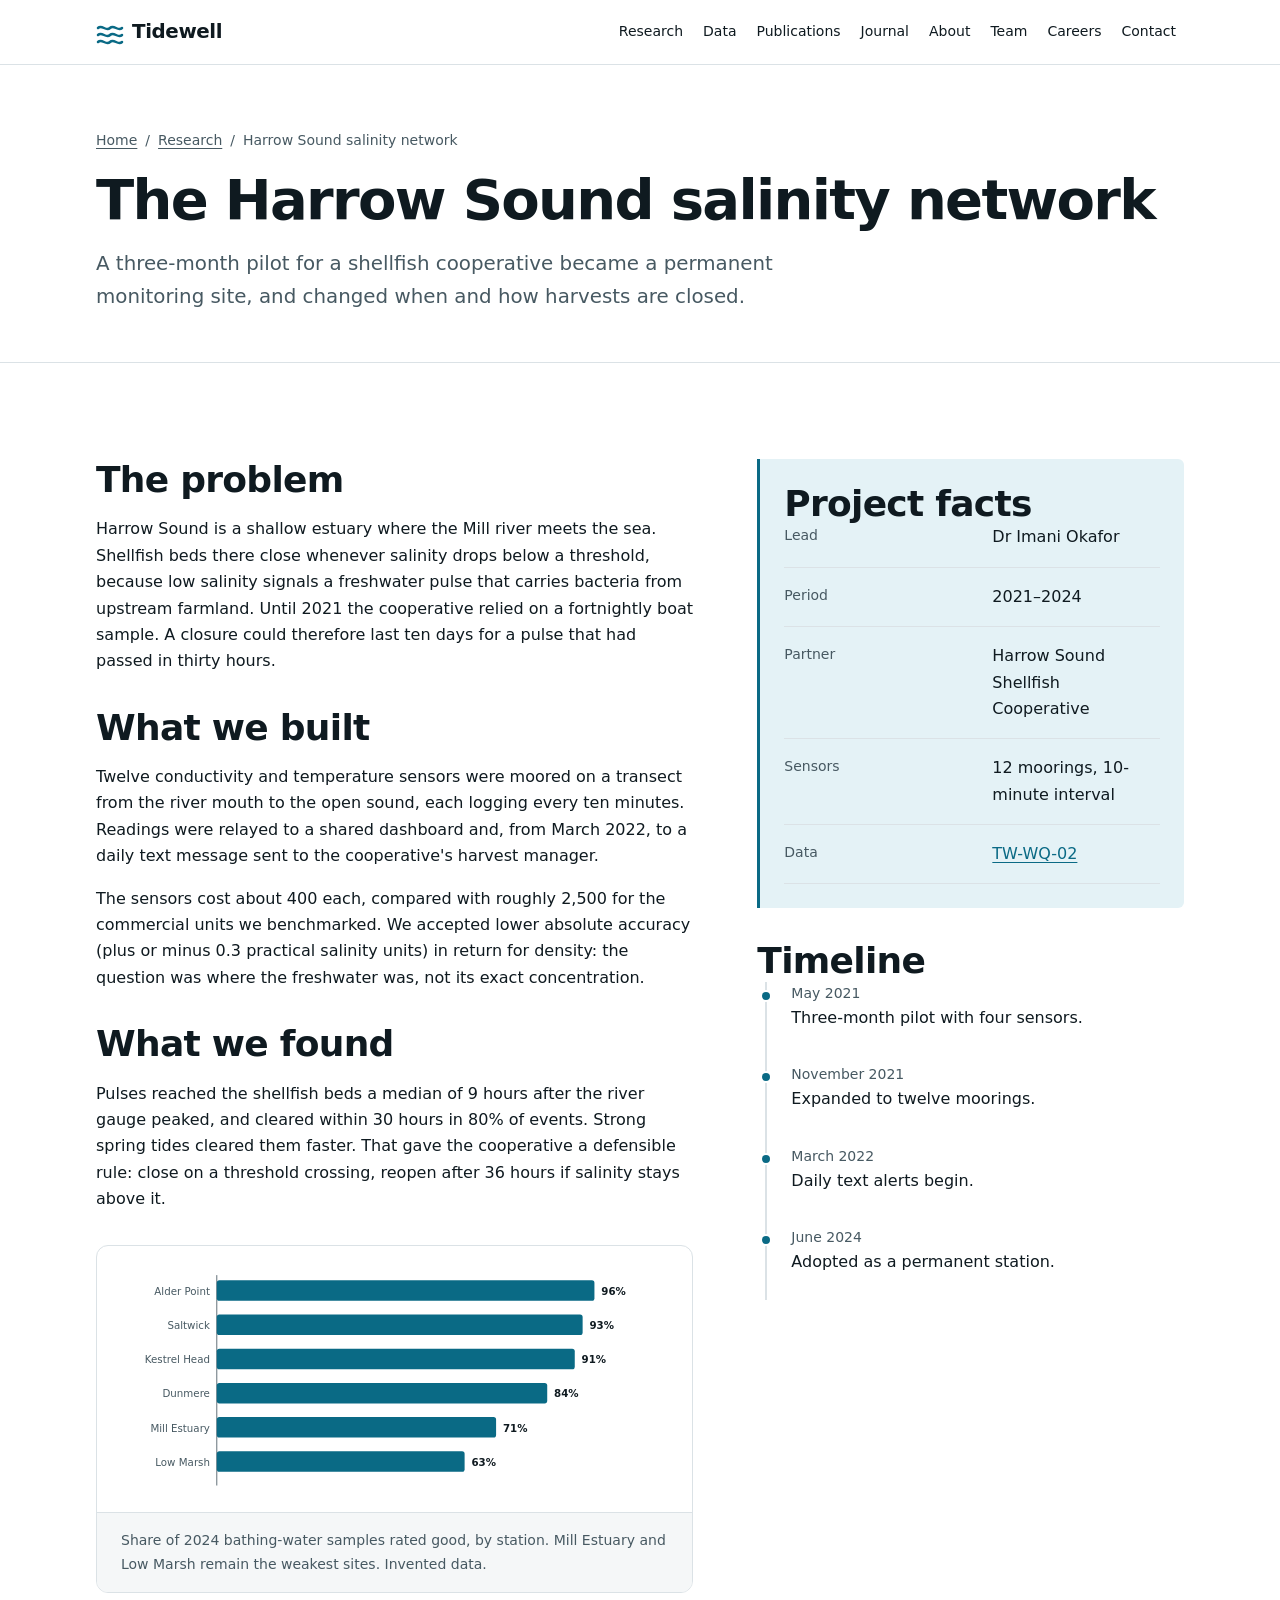
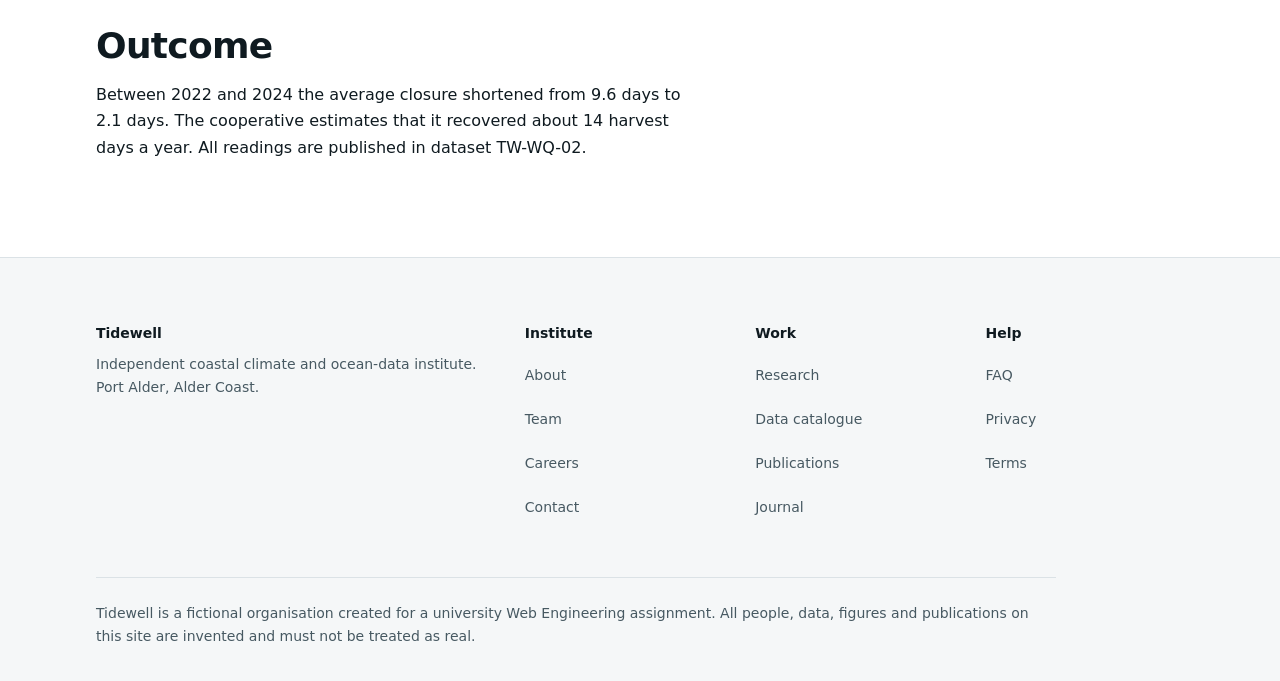
<file: research-project.html>
<!DOCTYPE html>
<html lang="en">
<head>
  <meta charset="utf-8">
  <meta name="viewport" content="width=device-width, initial-scale=1">
  <title>Case study: Harrow Sound salinity network | Tidewell</title>
  <meta name="description" content="How twelve low-cost sensors gave a shellfish cooperative hour-by-hour salinity data and cut harvest closures.">
  <link rel="canonical" href="https://tidewell-coastal-institute.vercel.app/research-project">
  <meta name="theme-color" content="#ffffff" media="(prefers-color-scheme: light)">
  <meta name="theme-color" content="#0a1217" media="(prefers-color-scheme: dark)">
  <meta property="og:type" content="website">
  <meta property="og:site_name" content="Tidewell (fictional)">
  <meta property="og:title" content="Case study: Harrow Sound salinity network | Tidewell">
  <meta property="og:description" content="How twelve low-cost sensors gave a shellfish cooperative hour-by-hour salinity data and cut harvest closures.">
  <meta property="og:url" content="https://tidewell-coastal-institute.vercel.app/research-project">
  <meta name="twitter:card" content="summary">
  <meta name="twitter:title" content="Case study: Harrow Sound salinity network | Tidewell">
  <meta name="twitter:description" content="How twelve low-cost sensors gave a shellfish cooperative hour-by-hour salinity data and cut harvest closures.">
  <link rel="icon" href="favicon.svg" type="image/svg+xml">
  <link rel="stylesheet" href="css/tokens.css">
  <link rel="stylesheet" href="css/base.css">
  <link rel="stylesheet" href="css/layout.css">
  <link rel="stylesheet" href="css/components.css">
  <link rel="stylesheet" href="css/pages.css">
</head>
<body>
  <a class="skip-link" href="#main">Skip to main content</a>
  <header class="site-header">
    <div class="container site-header__inner">
      <a class="brand" href="index.html"><svg class="brand__mark" width="28" height="28" viewBox="0 0 28 28" aria-hidden="true" focusable="false"><path d="M2 10c4-4 8 4 12 0s8 4 12 0M2 17c4-4 8 4 12 0s8 4 12 0M2 24c4-4 8 4 12 0s8 4 12 0" fill="none" stroke="currentColor" stroke-width="2.5" stroke-linecap="round"/></svg><span>Tidewell</span></a>
      <nav class="nav" aria-label="Primary">
        <input class="nav__toggle" type="checkbox" id="nav-toggle">
        <label class="nav__burger" for="nav-toggle">Menu</label>
        <ul class="nav__list">
          <li><a class="nav__link" href="research.html">Research</a></li>
          <li><a class="nav__link" href="data.html">Data</a></li>
          <li><a class="nav__link" href="publications.html">Publications</a></li>
          <li><a class="nav__link" href="journal.html">Journal</a></li>
          <li><a class="nav__link" href="about.html">About</a></li>
          <li><a class="nav__link" href="team.html">Team</a></li>
          <li><a class="nav__link" href="careers.html">Careers</a></li>
          <li><a class="nav__link" href="contact.html">Contact</a></li>
        </ul>
      </nav>
    </div>
  </header>
  <main id="main">
<div class="page-header"><div class="container page-header__inner">
<nav class="breadcrumb" aria-label="Breadcrumb"><ol class="breadcrumb__list">
<li class="breadcrumb__item"><a class="breadcrumb__link" href="index.html">Home</a></li>
<li class="breadcrumb__item"><a class="breadcrumb__link" href="research.html">Research</a></li>
<li class="breadcrumb__item" aria-current="page">Harrow Sound salinity network</li>
</ol></nav>
<h1>The Harrow Sound salinity network</h1>
<p class="lead">A three-month pilot for a shellfish cooperative became a permanent monitoring site, and changed when and how harvests are closed.</p>
</div></div>
<section class="section">
<div class="container split split--wide-start">
<div class="stack stack--lg measure">
<div class="stack">
<h2>The problem</h2>
<p>Harrow Sound is a shallow estuary where the Mill river meets the sea. Shellfish beds there close whenever salinity drops below a threshold, because low salinity signals a freshwater pulse that carries bacteria from upstream farmland. Until 2021 the cooperative relied on a fortnightly boat sample. A closure could therefore last ten days for a pulse that had passed in thirty hours.</p>
</div>
<div class="stack">
<h2>What we built</h2>
<p>Twelve conductivity and temperature sensors were moored on a transect from the river mouth to the open sound, each logging every ten minutes. Readings were relayed to a shared dashboard and, from March 2022, to a daily text message sent to the cooperative's harvest manager.</p>
<p>The sensors cost about 400 each, compared with roughly 2,500 for the commercial units we benchmarked. We accepted lower absolute accuracy (plus or minus 0.3 practical salinity units) in return for density: the question was where the freshwater was, not its exact concentration.</p>
</div>
<div class="stack">
<h2>What we found</h2>
<p>Pulses reached the shellfish beds a median of 9 hours after the river gauge peaked, and cleared within 30 hours in 80% of events. Strong spring tides cleared them faster. That gave the cooperative a defensible rule: close on a threshold crossing, reopen after 36 hours if salinity stays above it.</p>
</div>
<figure class="figure">
<div class="figure__body"><svg class="chart" viewBox="0 0 640 256" role="img" aria-labelledby="proj-wq-t proj-wq-d">
<title id="proj-wq-t">Bathing-water samples rated good, 2024</title>
<desc id="proj-wq-d">Horizontal bar chart of the share of 2024 samples rated good by station: Alder Point 96 percent, Saltwick 93 percent, Kestrel Head 91 percent, Dunmere 84 percent, Mill Estuary 71 percent, Low Marsh 63 percent. Invented data.</desc>
<line class="chart__axis" x1="112" x2="112" y1="6" y2="252"/><text class="chart__label" x="104" y="29" text-anchor="end">Alder Point</text><rect class="chart__bar" x="112" y="12" width="441.59999999999997" height="24" rx="3"/><text class="chart__label chart__label--strong" x="561.5999999999999" y="29">96%</text><text class="chart__label" x="104" y="69" text-anchor="end">Saltwick</text><rect class="chart__bar" x="112" y="52" width="427.79999999999995" height="24" rx="3"/><text class="chart__label chart__label--strong" x="547.8" y="69">93%</text><text class="chart__label" x="104" y="109" text-anchor="end">Kestrel Head</text><rect class="chart__bar" x="112" y="92" width="418.59999999999997" height="24" rx="3"/><text class="chart__label chart__label--strong" x="538.5999999999999" y="109">91%</text><text class="chart__label" x="104" y="149" text-anchor="end">Dunmere</text><rect class="chart__bar" x="112" y="132" width="386.4" height="24" rx="3"/><text class="chart__label chart__label--strong" x="506.4" y="149">84%</text><text class="chart__label" x="104" y="189" text-anchor="end">Mill Estuary</text><rect class="chart__bar" x="112" y="172" width="326.59999999999997" height="24" rx="3"/><text class="chart__label chart__label--strong" x="446.59999999999997" y="189">71%</text><text class="chart__label" x="104" y="229" text-anchor="end">Low Marsh</text><rect class="chart__bar" x="112" y="212" width="289.79999999999995" height="24" rx="3"/><text class="chart__label chart__label--strong" x="409.79999999999995" y="229">63%</text></svg></div>
<figcaption class="figure__caption">Share of 2024 bathing-water samples rated good, by station. Mill Estuary and Low Marsh remain the weakest sites. Invented data.</figcaption>
</figure>
<div class="stack">
<h2>Outcome</h2>
<p>Between 2022 and 2024 the average closure shortened from 9.6 days to 2.1 days. The cooperative estimates that it recovered about 14 harvest days a year. All readings are published in dataset TW-WQ-02.</p>
</div>
</div>
<aside class="stack stack--lg">
<div class="callout">
<h2>Project facts</h2>
<dl class="facts">
<div class="facts__row"><dt class="facts__term">Lead</dt><dd class="facts__desc">Dr Imani Okafor</dd></div>
<div class="facts__row"><dt class="facts__term">Period</dt><dd class="facts__desc">2021&ndash;2024</dd></div>
<div class="facts__row"><dt class="facts__term">Partner</dt><dd class="facts__desc">Harrow Sound Shellfish Cooperative</dd></div>
<div class="facts__row"><dt class="facts__term">Sensors</dt><dd class="facts__desc">12 moorings, 10-minute interval</dd></div>
<div class="facts__row"><dt class="facts__term">Data</dt><dd class="facts__desc"><a href="data.html#tw-wq-02">TW-WQ-02</a></dd></div>
</dl>
</div>
<div>
<h2>Timeline</h2>
<ol class="timeline">
<li class="timeline__item"><p class="timeline__date"><time datetime="2021-05">May 2021</time></p><p>Three-month pilot with four sensors.</p></li>
<li class="timeline__item"><p class="timeline__date"><time datetime="2021-11">November 2021</time></p><p>Expanded to twelve moorings.</p></li>
<li class="timeline__item"><p class="timeline__date"><time datetime="2022-03">March 2022</time></p><p>Daily text alerts begin.</p></li>
<li class="timeline__item"><p class="timeline__date"><time datetime="2024-06">June 2024</time></p><p>Adopted as a permanent station.</p></li>
</ol>
</div>
</aside>
</div>
</section>
  </main>
  <footer class="site-footer">
    <div class="container">
      <div class="site-footer__grid">
        <div>
          <p class="site-footer__title">Tidewell</p>
          <p class="text-muted">Independent coastal climate and ocean-data institute. Port Alder, Alder Coast.</p>
        </div>
        <div>
          <p class="site-footer__title">Institute</p>
          <ul class="site-footer__list">
            <li><a class="site-footer__link" href="about.html">About</a></li>
            <li><a class="site-footer__link" href="team.html">Team</a></li>
            <li><a class="site-footer__link" href="careers.html">Careers</a></li>
            <li><a class="site-footer__link" href="contact.html">Contact</a></li>
          </ul>
        </div>
        <div>
          <p class="site-footer__title">Work</p>
          <ul class="site-footer__list">
            <li><a class="site-footer__link" href="research.html">Research</a></li>
            <li><a class="site-footer__link" href="data.html">Data catalogue</a></li>
            <li><a class="site-footer__link" href="publications.html">Publications</a></li>
            <li><a class="site-footer__link" href="journal.html">Journal</a></li>
          </ul>
        </div>
        <div>
          <p class="site-footer__title">Help</p>
          <ul class="site-footer__list">
            <li><a class="site-footer__link" href="faq.html">FAQ</a></li>
            <li><a class="site-footer__link" href="legal.html#privacy">Privacy</a></li>
            <li><a class="site-footer__link" href="legal.html#terms">Terms</a></li>
          </ul>
        </div>
      </div>
      <p class="site-footer__note">Tidewell is a fictional organisation created for a university Web Engineering assignment. All people, data, figures and publications on this site are invented and must not be treated as real.</p>
    </div>
  </footer>
</body>
</html>
</file>
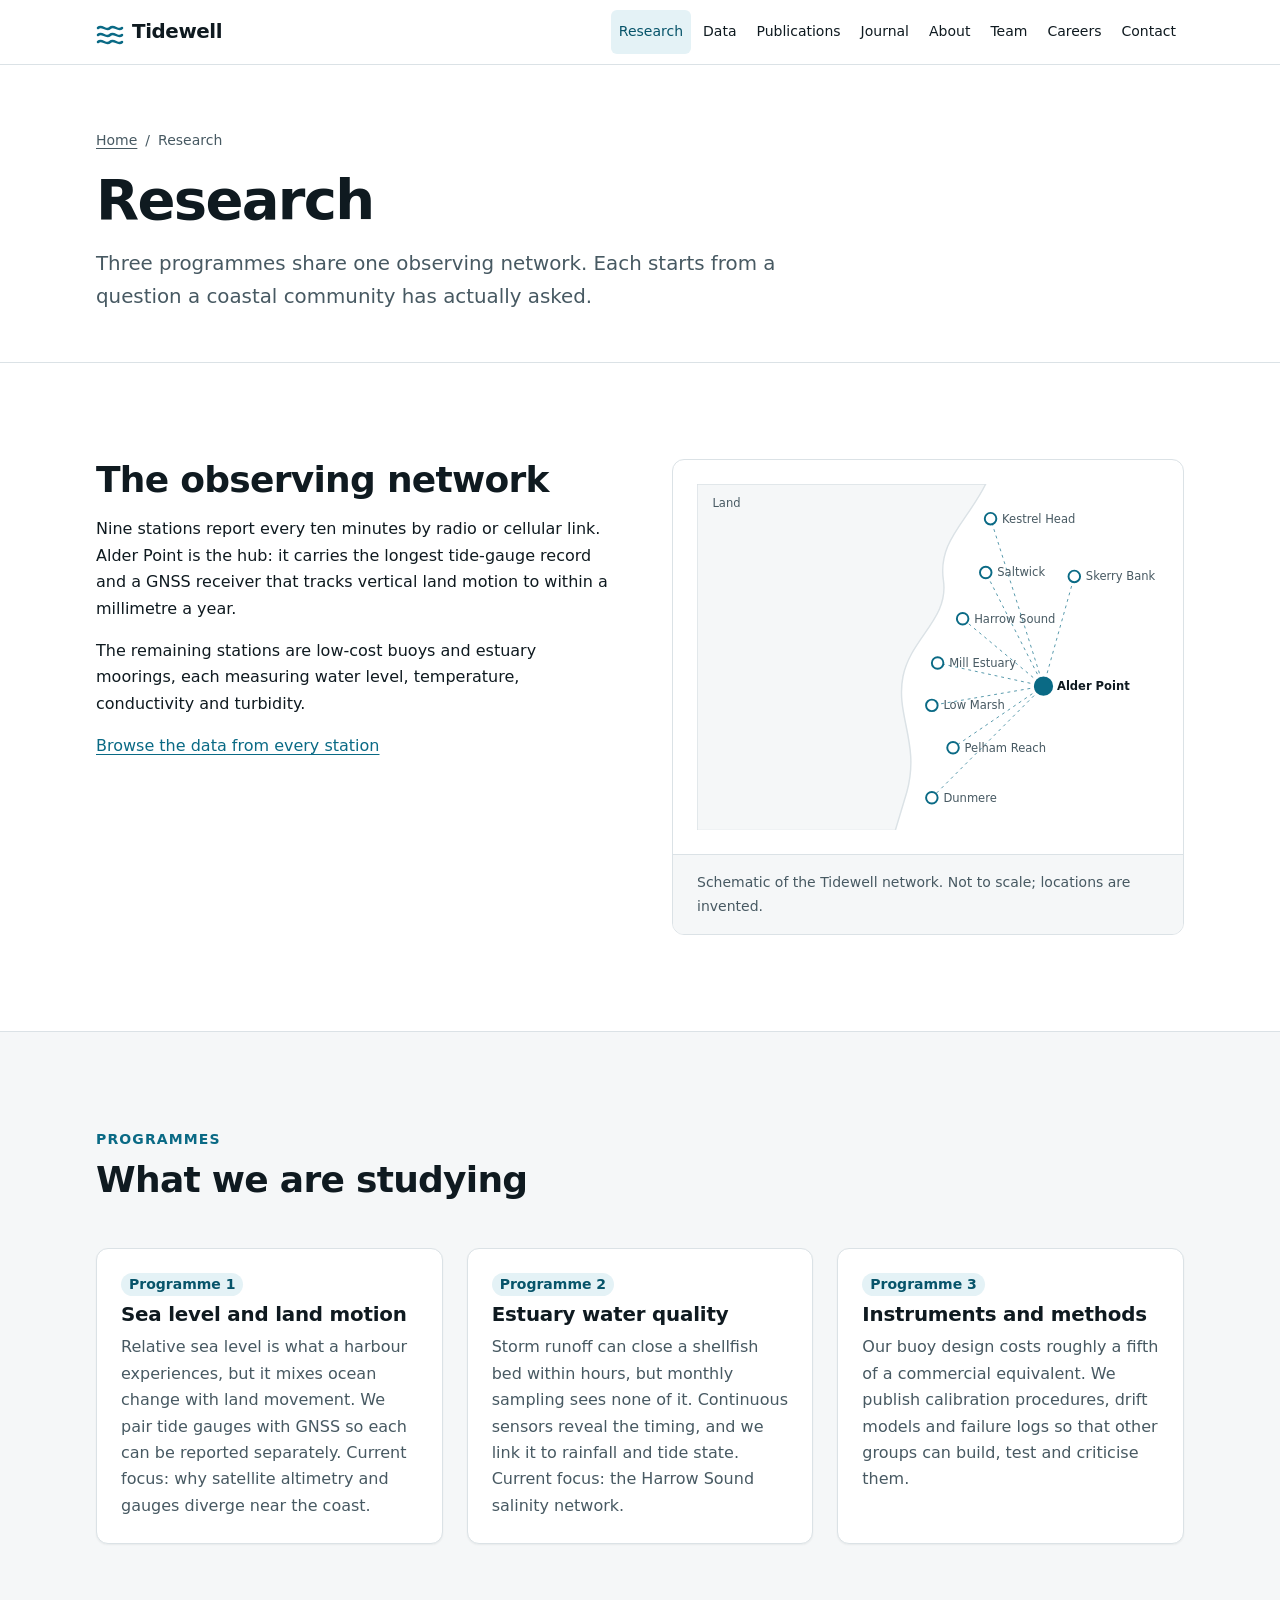
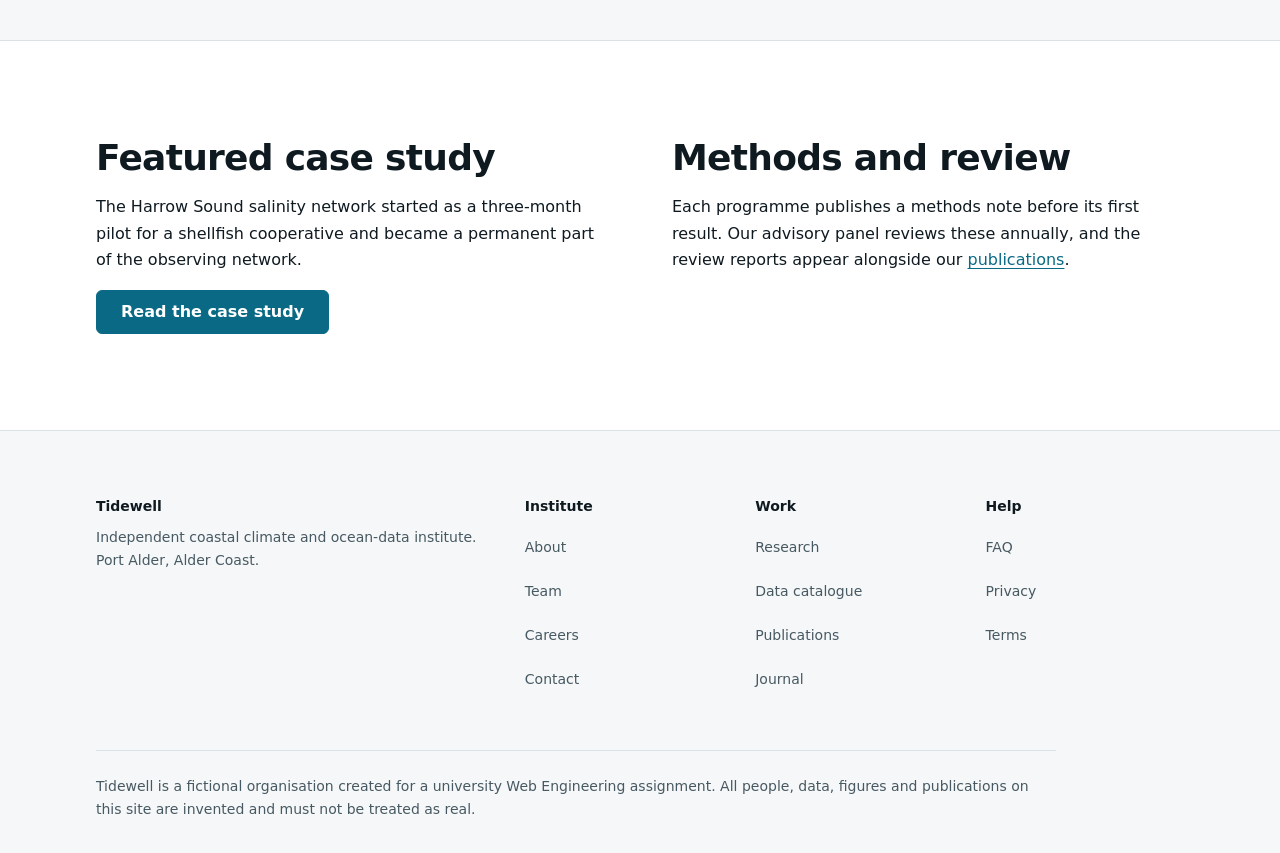
<file: research.html>
<!DOCTYPE html>
<html lang="en">
<head>
  <meta charset="utf-8">
  <meta name="viewport" content="width=device-width, initial-scale=1">
  <title>Research | Tidewell</title>
  <meta name="description" content="Tidewell research programmes: sea level and land motion, estuary water quality, and open instrumentation.">
  <link rel="canonical" href="https://tidewell-coastal-institute.vercel.app/research">
  <meta name="theme-color" content="#ffffff" media="(prefers-color-scheme: light)">
  <meta name="theme-color" content="#0a1217" media="(prefers-color-scheme: dark)">
  <meta property="og:type" content="website">
  <meta property="og:site_name" content="Tidewell (fictional)">
  <meta property="og:title" content="Research | Tidewell">
  <meta property="og:description" content="Tidewell research programmes: sea level and land motion, estuary water quality, and open instrumentation.">
  <meta property="og:url" content="https://tidewell-coastal-institute.vercel.app/research">
  <meta name="twitter:card" content="summary">
  <meta name="twitter:title" content="Research | Tidewell">
  <meta name="twitter:description" content="Tidewell research programmes: sea level and land motion, estuary water quality, and open instrumentation.">
  <link rel="icon" href="favicon.svg" type="image/svg+xml">
  <link rel="stylesheet" href="css/tokens.css">
  <link rel="stylesheet" href="css/base.css">
  <link rel="stylesheet" href="css/layout.css">
  <link rel="stylesheet" href="css/components.css">
  <link rel="stylesheet" href="css/pages.css">
</head>
<body>
  <a class="skip-link" href="#main">Skip to main content</a>
  <header class="site-header">
    <div class="container site-header__inner">
      <a class="brand" href="index.html"><svg class="brand__mark" width="28" height="28" viewBox="0 0 28 28" aria-hidden="true" focusable="false"><path d="M2 10c4-4 8 4 12 0s8 4 12 0M2 17c4-4 8 4 12 0s8 4 12 0M2 24c4-4 8 4 12 0s8 4 12 0" fill="none" stroke="currentColor" stroke-width="2.5" stroke-linecap="round"/></svg><span>Tidewell</span></a>
      <nav class="nav" aria-label="Primary">
        <input class="nav__toggle" type="checkbox" id="nav-toggle">
        <label class="nav__burger" for="nav-toggle">Menu</label>
        <ul class="nav__list">
          <li><a class="nav__link" href="research.html" aria-current="page">Research</a></li>
          <li><a class="nav__link" href="data.html">Data</a></li>
          <li><a class="nav__link" href="publications.html">Publications</a></li>
          <li><a class="nav__link" href="journal.html">Journal</a></li>
          <li><a class="nav__link" href="about.html">About</a></li>
          <li><a class="nav__link" href="team.html">Team</a></li>
          <li><a class="nav__link" href="careers.html">Careers</a></li>
          <li><a class="nav__link" href="contact.html">Contact</a></li>
        </ul>
      </nav>
    </div>
  </header>
  <main id="main">
<div class="page-header"><div class="container page-header__inner">
<nav class="breadcrumb" aria-label="Breadcrumb"><ol class="breadcrumb__list">
<li class="breadcrumb__item"><a class="breadcrumb__link" href="index.html">Home</a></li>
<li class="breadcrumb__item" aria-current="page">Research</li>
</ol></nav>
<h1>Research</h1>
<p class="lead">Three programmes share one observing network. Each starts from a question a coastal community has actually asked.</p>
</div></div>
<section class="section">
<div class="container split">
<div class="stack">
<h2>The observing network</h2>
<p>Nine stations report every ten minutes by radio or cellular link. Alder Point is the hub: it carries the longest tide-gauge record and a GNSS receiver that tracks vertical land motion to within a millimetre a year.</p>
<p>The remaining stations are low-cost buoys and estuary moorings, each measuring water level, temperature, conductivity and turbidity.</p>
<p><a href="data.html">Browse the data from every station</a></p>
</div>
<figure class="figure">
<div class="figure__body"><svg class="chart" viewBox="0 0 480 360" role="img" aria-labelledby="net-map-t net-map-d">
<title id="net-map-t">Tidewell buoy network, nine stations</title>
<desc id="net-map-d">Schematic map of the Alder Coast with the coastline on the left and nine buoy stations offshore, linked to the Alder Point hub. Not to scale; invented.</desc>
<path class="chart__land" d="M0 0H300C280 40 250 60 256 100C262 140 222 160 214 200C206 240 232 270 218 320L206 360H0Z"/>
<line class="chart__link" x1="360" y1="210" x2="305" y2="36"/><line class="chart__link" x1="360" y1="210" x2="300" y2="92"/><line class="chart__link" x1="360" y1="210" x2="276" y2="140"/><line class="chart__link" x1="360" y1="210" x2="250" y2="186"/><line class="chart__link" x1="360" y1="210" x2="244" y2="230"/><line class="chart__link" x1="360" y1="210" x2="266" y2="274"/><line class="chart__link" x1="360" y1="210" x2="244" y2="326"/><line class="chart__link" x1="360" y1="210" x2="392" y2="96"/><circle class="chart__node" cx="305" cy="36" r="6"/><text class="chart__label" x="317" y="40">Kestrel Head</text><circle class="chart__node" cx="300" cy="92" r="6"/><text class="chart__label" x="312" y="96">Saltwick</text><circle class="chart__node" cx="276" cy="140" r="6"/><text class="chart__label" x="288" y="144">Harrow Sound</text><circle class="chart__node" cx="250" cy="186" r="6"/><text class="chart__label" x="262" y="190">Mill Estuary</text><circle class="chart__node" cx="244" cy="230" r="6"/><text class="chart__label" x="256" y="234">Low Marsh</text><circle class="chart__node" cx="266" cy="274" r="6"/><text class="chart__label" x="278" y="278">Pelham Reach</text><circle class="chart__node" cx="244" cy="326" r="6"/><text class="chart__label" x="256" y="330">Dunmere</text><circle class="chart__node" cx="392" cy="96" r="6"/><text class="chart__label" x="404" y="100">Skerry Bank</text><circle class="chart__node chart__node--hub" cx="360" cy="210" r="9"/><text class="chart__label chart__label--strong" x="374" y="214">Alder Point</text>
<text class="chart__label" x="16" y="24">Land</text>
</svg></div>
<figcaption class="figure__caption">Schematic of the Tidewell network. Not to scale; locations are invented.</figcaption>
</figure>
</div>
</section>

<section class="section section--tint">
<div class="container">
<div class="section-head"><p class="eyebrow">Programmes</p><h2>What we are studying</h2></div>
<div class="grid grid--3">
<article class="card"><span class="badge">Programme 1</span><h3 class="card__title">Sea level and land motion</h3><p class="text-muted">Relative sea level is what a harbour experiences, but it mixes ocean change with land movement. We pair tide gauges with GNSS so each can be reported separately. Current focus: why satellite altimetry and gauges diverge near the coast.</p></article>
<article class="card"><span class="badge">Programme 2</span><h3 class="card__title">Estuary water quality</h3><p class="text-muted">Storm runoff can close a shellfish bed within hours, but monthly sampling sees none of it. Continuous sensors reveal the timing, and we link it to rainfall and tide state. Current focus: the Harrow Sound salinity network.</p></article>
<article class="card"><span class="badge">Programme 3</span><h3 class="card__title">Instruments and methods</h3><p class="text-muted">Our buoy design costs roughly a fifth of a commercial equivalent. We publish calibration procedures, drift models and failure logs so that other groups can build, test and criticise them.</p></article>
</div>
</div>
</section>

<section class="section">
<div class="container split">
<div class="stack">
<h2>Featured case study</h2>
<p>The Harrow Sound salinity network started as a three-month pilot for a shellfish cooperative and became a permanent part of the observing network.</p>
<p><a class="btn" href="research-project.html">Read the case study</a></p>
</div>
<div class="stack">
<h2>Methods and review</h2>
<p>Each programme publishes a methods note before its first result. Our advisory panel reviews these annually, and the review reports appear alongside our <a href="publications.html">publications</a>.</p>
</div>
</div>
</section>
  </main>
  <footer class="site-footer">
    <div class="container">
      <div class="site-footer__grid">
        <div>
          <p class="site-footer__title">Tidewell</p>
          <p class="text-muted">Independent coastal climate and ocean-data institute. Port Alder, Alder Coast.</p>
        </div>
        <div>
          <p class="site-footer__title">Institute</p>
          <ul class="site-footer__list">
            <li><a class="site-footer__link" href="about.html">About</a></li>
            <li><a class="site-footer__link" href="team.html">Team</a></li>
            <li><a class="site-footer__link" href="careers.html">Careers</a></li>
            <li><a class="site-footer__link" href="contact.html">Contact</a></li>
          </ul>
        </div>
        <div>
          <p class="site-footer__title">Work</p>
          <ul class="site-footer__list">
            <li><a class="site-footer__link" href="research.html">Research</a></li>
            <li><a class="site-footer__link" href="data.html">Data catalogue</a></li>
            <li><a class="site-footer__link" href="publications.html">Publications</a></li>
            <li><a class="site-footer__link" href="journal.html">Journal</a></li>
          </ul>
        </div>
        <div>
          <p class="site-footer__title">Help</p>
          <ul class="site-footer__list">
            <li><a class="site-footer__link" href="faq.html">FAQ</a></li>
            <li><a class="site-footer__link" href="legal.html#privacy">Privacy</a></li>
            <li><a class="site-footer__link" href="legal.html#terms">Terms</a></li>
          </ul>
        </div>
      </div>
      <p class="site-footer__note">Tidewell is a fictional organisation created for a university Web Engineering assignment. All people, data, figures and publications on this site are invented and must not be treated as real.</p>
    </div>
  </footer>
</body>
</html>
</file>
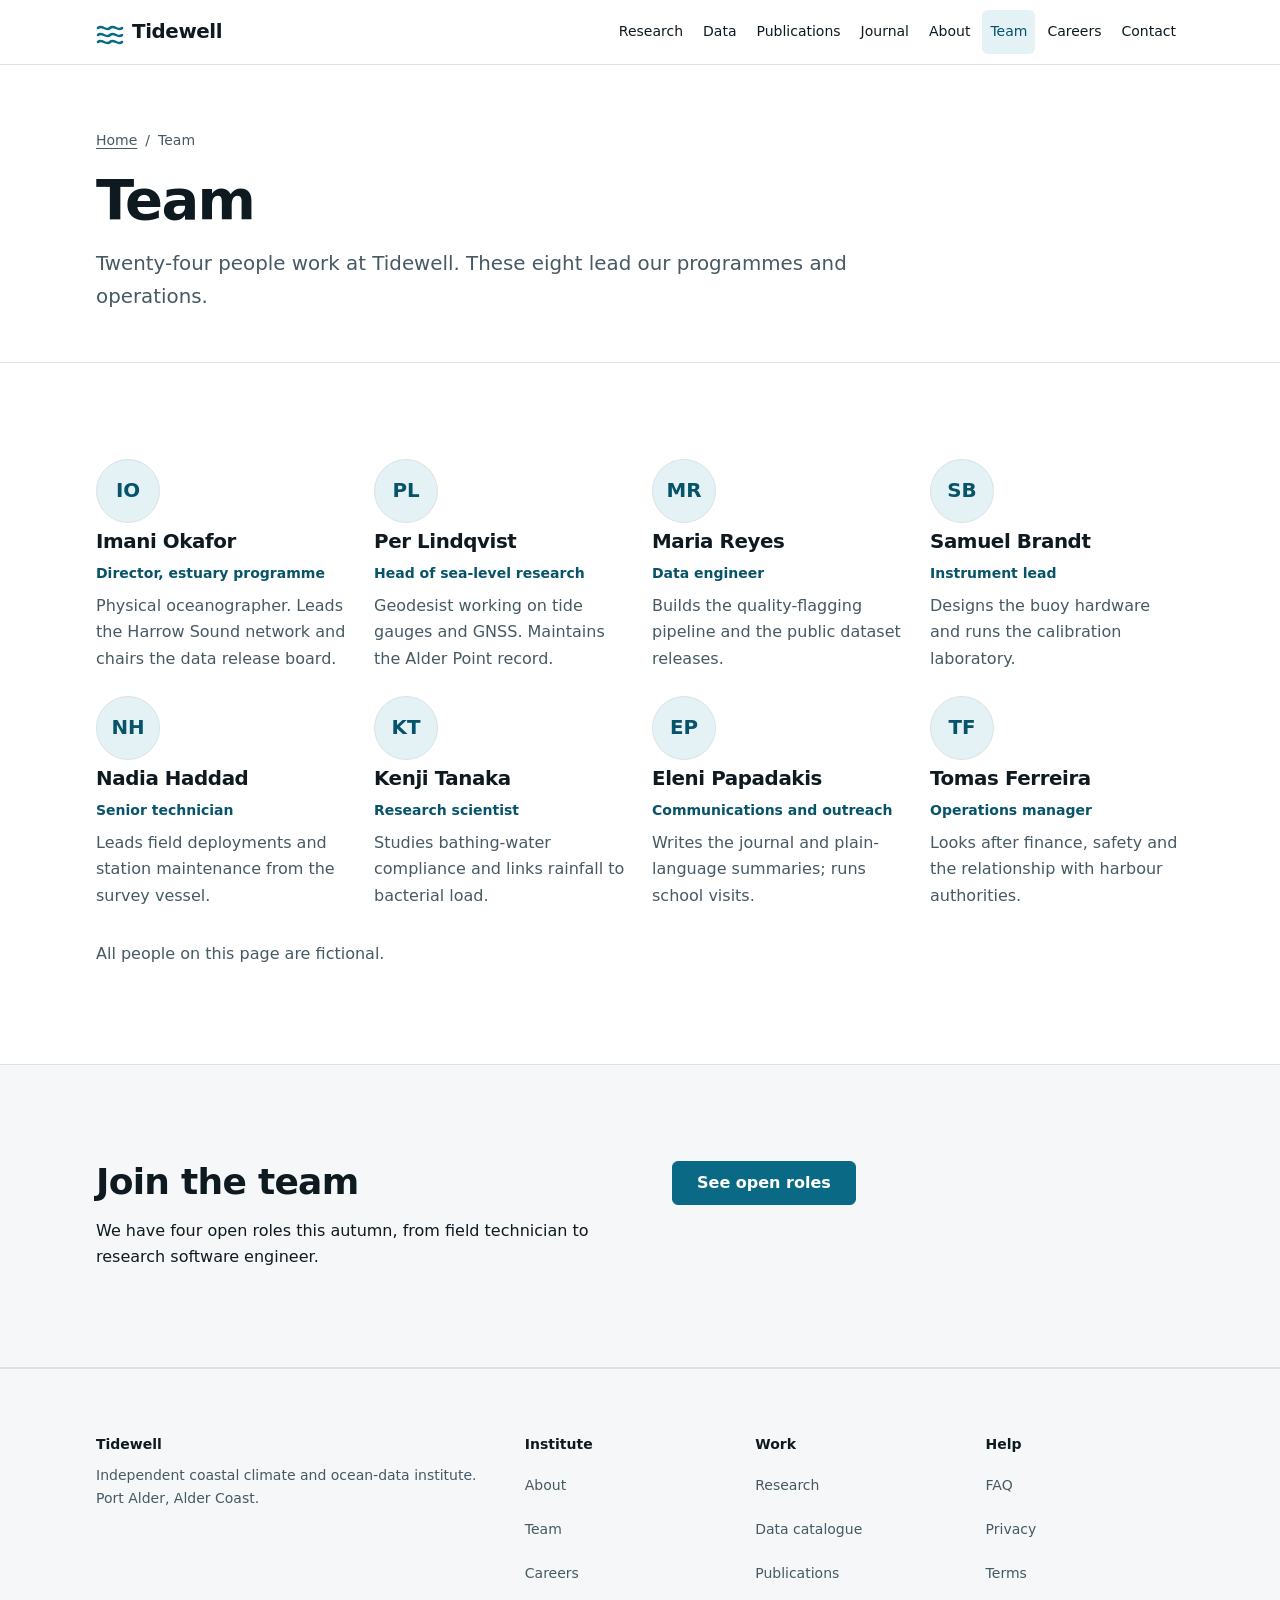
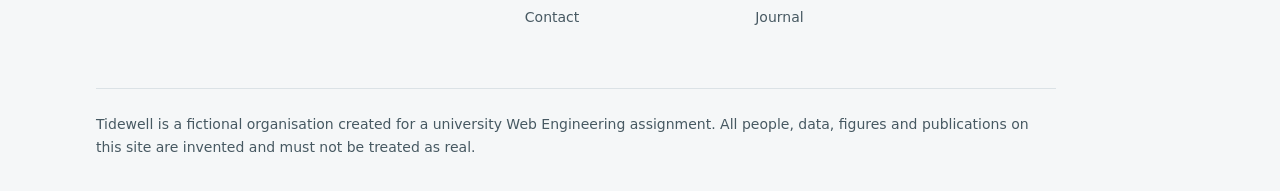
<file: team.html>
<!DOCTYPE html>
<html lang="en">
<head>
  <meta charset="utf-8">
  <meta name="viewport" content="width=device-width, initial-scale=1">
  <title>Team | Tidewell</title>
  <meta name="description" content="Meet the researchers, engineers and technicians at Tidewell. All people are fictional.">
  <link rel="canonical" href="https://tidewell-coastal-institute.vercel.app/team">
  <meta name="theme-color" content="#ffffff" media="(prefers-color-scheme: light)">
  <meta name="theme-color" content="#0a1217" media="(prefers-color-scheme: dark)">
  <meta property="og:type" content="website">
  <meta property="og:site_name" content="Tidewell (fictional)">
  <meta property="og:title" content="Team | Tidewell">
  <meta property="og:description" content="Meet the researchers, engineers and technicians at Tidewell. All people are fictional.">
  <meta property="og:url" content="https://tidewell-coastal-institute.vercel.app/team">
  <meta name="twitter:card" content="summary">
  <meta name="twitter:title" content="Team | Tidewell">
  <meta name="twitter:description" content="Meet the researchers, engineers and technicians at Tidewell. All people are fictional.">
  <link rel="icon" href="favicon.svg" type="image/svg+xml">
  <link rel="stylesheet" href="css/tokens.css">
  <link rel="stylesheet" href="css/base.css">
  <link rel="stylesheet" href="css/layout.css">
  <link rel="stylesheet" href="css/components.css">
  <link rel="stylesheet" href="css/pages.css">
</head>
<body>
  <a class="skip-link" href="#main">Skip to main content</a>
  <header class="site-header">
    <div class="container site-header__inner">
      <a class="brand" href="index.html"><svg class="brand__mark" width="28" height="28" viewBox="0 0 28 28" aria-hidden="true" focusable="false"><path d="M2 10c4-4 8 4 12 0s8 4 12 0M2 17c4-4 8 4 12 0s8 4 12 0M2 24c4-4 8 4 12 0s8 4 12 0" fill="none" stroke="currentColor" stroke-width="2.5" stroke-linecap="round"/></svg><span>Tidewell</span></a>
      <nav class="nav" aria-label="Primary">
        <input class="nav__toggle" type="checkbox" id="nav-toggle">
        <label class="nav__burger" for="nav-toggle">Menu</label>
        <ul class="nav__list">
          <li><a class="nav__link" href="research.html">Research</a></li>
          <li><a class="nav__link" href="data.html">Data</a></li>
          <li><a class="nav__link" href="publications.html">Publications</a></li>
          <li><a class="nav__link" href="journal.html">Journal</a></li>
          <li><a class="nav__link" href="about.html">About</a></li>
          <li><a class="nav__link" href="team.html" aria-current="page">Team</a></li>
          <li><a class="nav__link" href="careers.html">Careers</a></li>
          <li><a class="nav__link" href="contact.html">Contact</a></li>
        </ul>
      </nav>
    </div>
  </header>
  <main id="main">
<div class="page-header"><div class="container page-header__inner">
<nav class="breadcrumb" aria-label="Breadcrumb"><ol class="breadcrumb__list">
<li class="breadcrumb__item"><a class="breadcrumb__link" href="index.html">Home</a></li>
<li class="breadcrumb__item" aria-current="page">Team</li>
</ol></nav>
<h1>Team</h1>
<p class="lead">Twenty-four people work at Tidewell. These eight lead our programmes and operations.</p>
</div></div>
<section class="section">
<div class="container">
<ul class="grid grid--4 people">
<li class="person"><div class="person__avatar" aria-hidden="true">IO</div><h2 class="person__name">Imani Okafor</h2><p class="person__role">Director, estuary programme</p><p class="text-muted">Physical oceanographer. Leads the Harrow Sound network and chairs the data release board.</p></li>
<li class="person"><div class="person__avatar" aria-hidden="true">PL</div><h2 class="person__name">Per Lindqvist</h2><p class="person__role">Head of sea-level research</p><p class="text-muted">Geodesist working on tide gauges and GNSS. Maintains the Alder Point record.</p></li>
<li class="person"><div class="person__avatar" aria-hidden="true">MR</div><h2 class="person__name">Maria Reyes</h2><p class="person__role">Data engineer</p><p class="text-muted">Builds the quality-flagging pipeline and the public dataset releases.</p></li>
<li class="person"><div class="person__avatar" aria-hidden="true">SB</div><h2 class="person__name">Samuel Brandt</h2><p class="person__role">Instrument lead</p><p class="text-muted">Designs the buoy hardware and runs the calibration laboratory.</p></li>
<li class="person"><div class="person__avatar" aria-hidden="true">NH</div><h2 class="person__name">Nadia Haddad</h2><p class="person__role">Senior technician</p><p class="text-muted">Leads field deployments and station maintenance from the survey vessel.</p></li>
<li class="person"><div class="person__avatar" aria-hidden="true">KT</div><h2 class="person__name">Kenji Tanaka</h2><p class="person__role">Research scientist</p><p class="text-muted">Studies bathing-water compliance and links rainfall to bacterial load.</p></li>
<li class="person"><div class="person__avatar" aria-hidden="true">EP</div><h2 class="person__name">Eleni Papadakis</h2><p class="person__role">Communications and outreach</p><p class="text-muted">Writes the journal and plain-language summaries; runs school visits.</p></li>
<li class="person"><div class="person__avatar" aria-hidden="true">TF</div><h2 class="person__name">Tomas Ferreira</h2><p class="person__role">Operations manager</p><p class="text-muted">Looks after finance, safety and the relationship with harbour authorities.</p></li>
</ul>
<p class="text-muted pub-note">All people on this page are fictional.</p>
</div>
</section>
<section class="section section--tint">
<div class="container split">
<div class="stack"><h2>Join the team</h2><p>We have four open roles this autumn, from field technician to research software engineer.</p></div>
<p><a class="btn" href="careers.html">See open roles</a></p>
</div>
</section>
  </main>
  <footer class="site-footer">
    <div class="container">
      <div class="site-footer__grid">
        <div>
          <p class="site-footer__title">Tidewell</p>
          <p class="text-muted">Independent coastal climate and ocean-data institute. Port Alder, Alder Coast.</p>
        </div>
        <div>
          <p class="site-footer__title">Institute</p>
          <ul class="site-footer__list">
            <li><a class="site-footer__link" href="about.html">About</a></li>
            <li><a class="site-footer__link" href="team.html">Team</a></li>
            <li><a class="site-footer__link" href="careers.html">Careers</a></li>
            <li><a class="site-footer__link" href="contact.html">Contact</a></li>
          </ul>
        </div>
        <div>
          <p class="site-footer__title">Work</p>
          <ul class="site-footer__list">
            <li><a class="site-footer__link" href="research.html">Research</a></li>
            <li><a class="site-footer__link" href="data.html">Data catalogue</a></li>
            <li><a class="site-footer__link" href="publications.html">Publications</a></li>
            <li><a class="site-footer__link" href="journal.html">Journal</a></li>
          </ul>
        </div>
        <div>
          <p class="site-footer__title">Help</p>
          <ul class="site-footer__list">
            <li><a class="site-footer__link" href="faq.html">FAQ</a></li>
            <li><a class="site-footer__link" href="legal.html#privacy">Privacy</a></li>
            <li><a class="site-footer__link" href="legal.html#terms">Terms</a></li>
          </ul>
        </div>
      </div>
      <p class="site-footer__note">Tidewell is a fictional organisation created for a university Web Engineering assignment. All people, data, figures and publications on this site are invented and must not be treated as real.</p>
    </div>
  </footer>
</body>
</html>
</file>
<file: css/tokens.css>
:root {
  color-scheme: light dark;

    --color-bg: #ffffff;
  --color-surface: #f5f7f8;
  --color-text: #0f1a20;
  --color-muted: #475962;
  --color-border: #dbe2e6;
  --color-accent: #0a6a85;
  --color-accent-strong: #07546a;
  --color-accent-soft: #e4f2f6;
  --color-on-accent: #ffffff;
  --color-focus: #0a6a85;
  --color-error: #b42318;
  --color-grid: #e4e9ec;
  --shadow-sm: 0 1px 2px rgb(15 26 32 / 6%);
  --shadow-md: 0 8px 24px rgb(15 26 32 / 8%);

    --space-half: 0.25rem;
  --space-1: 0.5rem;
  --space-2: 1rem;
  --space-3: 1.5rem;
  --space-4: 2rem;
  --space-6: 3rem;
  --space-8: 4rem;
  --space-12: 6rem;
  --section-gap: clamp(var(--space-6), 8vw, var(--space-12));
  --gutter: clamp(var(--space-2), 4vw, var(--space-4));

    --font-sans: system-ui, -apple-system, "Segoe UI Variable Text", "Segoe UI", Roboto, "Helvetica Neue", Arial, sans-serif;
  --font-mono: ui-monospace, "SF Mono", "Cascadia Mono", Consolas, "Liberation Mono", monospace;
  --text-sm: 0.875rem;
  --text-base: 1rem;
  --text-lg: clamp(1.0625rem, 1rem + 0.3vw, 1.25rem);
  --text-xl: clamp(1.25rem, 1.1rem + 0.7vw, 1.625rem);
  --text-2xl: clamp(1.625rem, 1.3rem + 1.5vw, 2.25rem);
  --text-3xl: clamp(2rem, 1.4rem + 3vw, 3.5rem);
  --leading-tight: 1.15;
  --leading-body: 1.65;

    --radius-sm: 6px;
  --radius-md: 12px;
  --measure: 68ch;
  --container: 72rem;
  --ease: 160ms ease;
}

@media (prefers-color-scheme: dark) {
  :root {
    --color-bg: #0a1217;
    --color-surface: #111b21;
    --color-text: #e8eef1;
    --color-muted: #a2b3bc;
    --color-border: #25353e;
    --color-accent: #5cc4de;
    --color-accent-strong: #8bd8ec;
    --color-accent-soft: #112a33;
    --color-on-accent: #04202a;
    --color-focus: #8bd8ec;
    --color-error: #ff8a80;
    --color-grid: #1e2d35;
    --shadow-sm: 0 1px 2px rgb(0 0 0 / 40%);
    --shadow-md: 0 8px 24px rgb(0 0 0 / 40%);
  }
}
</file>
<file: css/base.css>
*, *::before, *::after { box-sizing: border-box; }

html {
  -webkit-text-size-adjust: 100%;
  text-size-adjust: 100%;
  scroll-behavior: smooth;
  scroll-padding-top: var(--space-8);
}

body {
  margin: 0;
  min-height: 100vh;
  display: flex;
  flex-direction: column;
  background: var(--color-bg);
  color: var(--color-text);
  font-family: var(--font-sans);
  font-size: var(--text-base);
  line-height: var(--leading-body);
  -webkit-font-smoothing: antialiased;
  overflow-wrap: break-word;
}

h1, h2, h3, h4 { margin: 0; line-height: var(--leading-tight); letter-spacing: -0.02em; text-wrap: balance; }
h1 { font-size: var(--text-3xl); font-weight: 700; letter-spacing: -0.03em; }
h2 { font-size: var(--text-2xl); font-weight: 650; }
h3 { font-size: var(--text-xl); font-weight: 600; }
h4 { font-size: var(--text-lg); font-weight: 600; }

p, ul, ol, dl, figure, blockquote, address, table, details { margin: 0; }
ul, ol { padding-left: var(--space-3); }
li + li { margin-top: var(--space-1); }
address { font-style: normal; }

a {
  color: var(--color-accent);
  text-decoration-thickness: 1px;
  text-underline-offset: 0.2em;
  transition: color var(--ease);
}
a:hover { color: var(--color-accent-strong); text-decoration-thickness: 2px; }

:focus-visible {
  outline: 3px solid var(--color-focus);
  outline-offset: 2px;
  border-radius: 2px;
}

img, svg { display: block; max-width: 100%; height: auto; }

code, kbd { font-family: var(--font-mono); font-size: 0.9em; }
code { background: var(--color-surface); border: 1px solid var(--color-border); border-radius: 4px; padding: 0 var(--space-half); }

hr { border: 0; border-top: 1px solid var(--color-border); margin: 0; }

::selection { background: var(--color-accent-soft); }

@media (prefers-reduced-motion: reduce) {
  html { scroll-behavior: auto; }
  *, *::before, *::after {
    animation-duration: 0.01ms;
    animation-iteration-count: 1;
    transition-duration: 0.01ms;
  }
}
</file>
<file: css/layout.css>
.container {
  width: 100%;
  max-width: var(--container);
  margin-inline: auto;
  padding-inline: var(--gutter);
}

.section { padding-block: var(--section-gap); }
.section--tint { background: var(--color-surface); border-block: 1px solid var(--color-border); }
.section--flush-top { padding-top: 0; }

.grid { display: grid; gap: var(--space-3); grid-template-columns: minmax(0, 1fr); }
@media (min-width: 40rem) {
  .grid--2, .grid--3, .grid--4 { grid-template-columns: repeat(2, minmax(0, 1fr)); }
}
@media (min-width: 64rem) {
  .grid--3 { grid-template-columns: repeat(3, minmax(0, 1fr)); }
  .grid--4 { grid-template-columns: repeat(4, minmax(0, 1fr)); }
}

.split { display: grid; gap: var(--space-6); grid-template-columns: minmax(0, 1fr); align-items: start; }
@media (min-width: 56rem) {
  .split { grid-template-columns: repeat(2, minmax(0, 1fr)); gap: var(--space-8); }
  .split--wide-start { grid-template-columns: minmax(0, 7fr) minmax(0, 5fr); }
}

.stack > * + * { margin-top: var(--space-2); }
.stack--lg > * + * { margin-top: var(--space-4); }
.cluster { display: flex; flex-wrap: wrap; gap: var(--space-2); align-items: center; }

.visually-hidden {
  position: absolute;
  width: 1px; height: 1px;
  margin: -1px; padding: 0;
  overflow: hidden;
  clip-path: inset(50%);
  white-space: nowrap;
  border: 0;
}

.text-muted { color: var(--color-muted); }
.measure { max-width: var(--measure); }
</file>
<file: css/components.css>
.skip-link {
  position: absolute;
  left: var(--space-2);
  top: var(--space-2);
  z-index: 100;
  padding: var(--space-1) var(--space-2);
  background: var(--color-text);
  color: var(--color-bg);
  border-radius: var(--radius-sm);
  transform: translateY(-200%);
}
.skip-link:focus { transform: none; color: var(--color-bg); }

.site-header {
  position: sticky;
  top: 0;
  z-index: 50;
  background: var(--color-bg);
  border-bottom: 1px solid var(--color-border);
}
.site-header__inner {
  position: relative;
  display: flex;
  align-items: center;
  justify-content: space-between;
  flex-wrap: wrap;
  min-height: 4rem;
}
.brand {
  display: inline-flex;
  align-items: center;
  gap: var(--space-1);
  min-height: 2.75rem;
  color: var(--color-text);
  font-weight: 700;
  font-size: var(--text-lg);
  letter-spacing: -0.02em;
  text-decoration: none;
}
.brand:hover { color: var(--color-text); }
.brand__mark { color: var(--color-accent); }

.nav { display: contents; }
.nav__toggle {
  position: absolute;
  width: 5.5rem;
  height: 2.75rem;
  right: var(--gutter);
  top: 0.6875rem;
  margin: 0;
  opacity: 0;
  cursor: pointer;
  z-index: 2;
}
.nav__burger {
  display: inline-flex;
  align-items: center;
  min-height: 2.75rem;
  padding-inline: var(--space-2);
  border: 1px solid var(--color-border);
  border-radius: var(--radius-sm);
  font-size: var(--text-sm);
  font-weight: 600;
  transition: background-color var(--ease);
}
.nav__toggle:hover + .nav__burger { background: var(--color-surface); }
.nav__toggle:focus-visible + .nav__burger { outline: 3px solid var(--color-focus); outline-offset: 2px; }
.nav__toggle:checked + .nav__burger { background: var(--color-accent-soft); }

.nav__list {
  display: none;
  flex-basis: 100%;
  list-style: none;
  margin: 0;
  padding: var(--space-1) 0 var(--space-2);
}
.nav__list li + li { margin-top: 0; }
.nav__toggle:checked ~ .nav__list { display: block; }

.nav__link {
  display: flex;
  align-items: center;
  min-height: 2.75rem;
  padding-inline: var(--space-1);
  color: var(--color-text);
  font-size: var(--text-base);
  font-weight: 500;
  text-decoration: none;
  border-radius: var(--radius-sm);
  transition: background-color var(--ease), color var(--ease);
}
.nav__link:hover { background: var(--color-surface); color: var(--color-text); }
.nav__link[aria-current="page"] { color: var(--color-accent-strong); background: var(--color-accent-soft); }

@media (min-width: 64rem) {
  .nav { display: block; }
  .nav__toggle, .nav__burger { display: none; }
  .nav__list { display: flex; flex-basis: auto; gap: var(--space-half); padding: 0; }
  .nav__link { font-size: var(--text-sm); }
}

.btn {
  display: inline-flex;
  align-items: center;
  justify-content: center;
  min-height: 2.75rem;
  padding: var(--space-1) var(--space-3);
  border: 1px solid var(--color-accent);
  border-radius: var(--radius-sm);
  background: var(--color-accent);
  color: var(--color-on-accent);
  font: inherit;
  font-weight: 600;
  line-height: 1.2;
  text-decoration: none;
  cursor: pointer;
  transition: background-color var(--ease), border-color var(--ease), box-shadow var(--ease);
}
.btn:hover { background: var(--color-accent-strong); border-color: var(--color-accent-strong); color: var(--color-on-accent); box-shadow: var(--shadow-sm); }
.btn:active { box-shadow: none; }
.btn--secondary { background: transparent; color: var(--color-text); border-color: var(--color-border); }
.btn--secondary:hover { background: var(--color-surface); border-color: var(--color-muted); color: var(--color-text); }
.btn:disabled { opacity: 0.5; cursor: not-allowed; box-shadow: none; }

.eyebrow {
  font-size: var(--text-sm);
  font-weight: 600;
  letter-spacing: 0.08em;
  text-transform: uppercase;
  color: var(--color-accent);
}
.lead { font-size: var(--text-lg); color: var(--color-muted); max-width: 60ch; }
.section-head { display: grid; gap: var(--space-1); margin-bottom: var(--space-6); max-width: 48rem; }

.page-header { padding-block: var(--space-8) var(--space-6); border-bottom: 1px solid var(--color-border); }
.page-header__inner { display: grid; gap: var(--space-2); }

.breadcrumb { font-size: var(--text-sm); color: var(--color-muted); }
.breadcrumb__list { display: flex; flex-wrap: wrap; gap: var(--space-1); list-style: none; padding: 0; margin: 0; }
.breadcrumb__item + .breadcrumb__item { margin-top: 0; }
.breadcrumb__item + .breadcrumb__item::before { content: "/"; margin-right: var(--space-1); color: var(--color-muted); }
.breadcrumb__link { color: var(--color-muted); }

.card {
  display: flex;
  flex-direction: column;
  gap: var(--space-1);
  padding: var(--space-3);
  background: var(--color-bg);
  border: 1px solid var(--color-border);
  border-radius: var(--radius-md);
  box-shadow: var(--shadow-sm);
  transition: border-color var(--ease), box-shadow var(--ease);
}
.card:hover, .card:focus-within { border-color: var(--color-accent); box-shadow: var(--shadow-md); }
.card--link { position: relative; }
.card__meta { font-size: var(--text-sm); color: var(--color-muted); }
.card__title { font-size: var(--text-lg); font-weight: 600; letter-spacing: -0.01em; }
.card__link { color: var(--color-text); text-decoration: none; }
.card__link::after { content: ""; position: absolute; inset: 0; border-radius: var(--radius-md); }
.card__link:hover { color: var(--color-accent-strong); }
.card__cta { margin-top: auto; padding-top: var(--space-1); font-weight: 600; font-size: var(--text-sm); color: var(--color-accent-strong); }

.badge {
  display: inline-block;
  align-self: flex-start;
  padding: 0 var(--space-1);
  border-radius: 999px;
  background: var(--color-accent-soft);
  color: var(--color-accent-strong);
  font-size: var(--text-sm);
  font-weight: 600;
  line-height: 1.6;
}

.stat { display: grid; gap: var(--space-half); padding-block: var(--space-2); border-top: 2px solid var(--color-text); margin: 0; }
.stat__value { font-size: var(--text-2xl); font-weight: 700; letter-spacing: -0.03em; line-height: 1.1; margin: 0; }
.stat__label { font-size: var(--text-sm); color: var(--color-muted); }

.figure { border: 1px solid var(--color-border); border-radius: var(--radius-md); background: var(--color-bg); overflow: hidden; }
.figure__body { padding: var(--space-3); }
.figure__caption { padding: var(--space-2) var(--space-3); border-top: 1px solid var(--color-border); background: var(--color-surface); font-size: var(--text-sm); color: var(--color-muted); }

.chart { width: 100%; height: auto; font-family: var(--font-sans); font-size: 12px; }
.chart__grid { stroke: var(--color-grid); stroke-width: 1; }
.chart__axis { stroke: var(--color-muted); stroke-width: 1; }
.chart__label { fill: var(--color-muted); }
.chart__label--strong { fill: var(--color-text); font-weight: 600; }
.chart__line { fill: none; stroke: var(--color-accent); stroke-width: 2.5; stroke-linejoin: round; stroke-linecap: round; }
.chart__line--muted { stroke: var(--color-muted); stroke-width: 1.5; stroke-dasharray: 4 4; }
.chart__area { fill: var(--color-accent-soft); }
.chart__bar { fill: var(--color-accent); }
.chart__node { fill: var(--color-bg); stroke: var(--color-accent); stroke-width: 2; }
.chart__node--hub { fill: var(--color-accent); }
.chart__land { fill: var(--color-surface); stroke: var(--color-border); stroke-width: 1.5; }
.chart__link { fill: none; stroke: var(--color-accent); stroke-width: 1; stroke-dasharray: 3 4; opacity: 0.7; }

.table-wrap {
  overflow-x: auto;
  border: 1px solid var(--color-border);
  border-radius: var(--radius-md);
  background: var(--color-bg);
}
.table { width: 100%; min-width: 40rem; border-collapse: collapse; font-size: var(--text-sm); text-align: left; }
.table__caption { padding: var(--space-2); text-align: left; font-weight: 600; color: var(--color-text); caption-side: top; border-bottom: 1px solid var(--color-border); }
.table th, .table td { padding: var(--space-1) var(--space-2); border-bottom: 1px solid var(--color-border); vertical-align: top; }
.table thead th { background: var(--color-surface); font-weight: 600; white-space: nowrap; }
.table tbody tr:last-child > * { border-bottom: 0; }
.table tbody tr:hover { background: var(--color-surface); }
.table__num { text-align: right; font-variant-numeric: tabular-nums; white-space: nowrap; }

.facts { display: grid; gap: var(--space-2); }
.facts__row { display: grid; gap: var(--space-half); padding-bottom: var(--space-2); border-bottom: 1px solid var(--color-border); }
.facts__term { font-size: var(--text-sm); color: var(--color-muted); }
.facts__desc { margin: 0; font-weight: 500; }
@media (min-width: 40rem) {
  .facts__row { grid-template-columns: 12rem minmax(0, 1fr); gap: var(--space-2); }
}

.callout {
  padding: var(--space-3);
  border-left: 3px solid var(--color-accent);
  background: var(--color-accent-soft);
  border-radius: 0 var(--radius-sm) var(--radius-sm) 0;
}

.faq { border-top: 1px solid var(--color-border); }
.faq__item { border-bottom: 1px solid var(--color-border); }
.faq__q {
  display: flex;
  align-items: center;
  justify-content: space-between;
  gap: var(--space-2);
  min-height: 3.5rem;
  padding-block: var(--space-1);
  font-weight: 600;
  cursor: pointer;
  list-style: none;
  transition: color var(--ease);
}
.faq__q::-webkit-details-marker { display: none; }
.faq__q::after { content: "+"; flex: none; font-size: var(--text-xl); font-weight: 400; color: var(--color-accent); }
.faq__item[open] > .faq__q::after { content: "\2212"; }
.faq__q:hover { color: var(--color-accent-strong); }
.faq__a { padding-bottom: var(--space-3); max-width: var(--measure); color: var(--color-muted); }

.form { display: grid; gap: var(--space-3); }
.form__field { display: grid; gap: var(--space-1); }
.form__label { font-weight: 600; font-size: var(--text-sm); }
.form__hint { font-size: var(--text-sm); color: var(--color-muted); }
.form__error { display: none; font-size: var(--text-sm); color: var(--color-error); }
.form__control {
  width: 100%;
  min-height: 2.75rem;
  padding: var(--space-1) var(--space-2);
  border: 1px solid var(--color-muted);
  border-radius: var(--radius-sm);
  background: var(--color-bg);
  color: var(--color-text);
  font: inherit;
  transition: border-color var(--ease), box-shadow var(--ease);
}
.form__control:hover { border-color: var(--color-text); }
.form__control:focus-visible { outline: 3px solid var(--color-focus); outline-offset: 1px; border-color: var(--color-focus); }
.form__control:user-invalid { border-color: var(--color-error); }
.form__control:user-invalid ~ .form__error { display: block; }
.form__control--area { min-height: 9rem; resize: vertical; }
.form__control:disabled { background: var(--color-surface); color: var(--color-muted); cursor: not-allowed; }

.site-footer { margin-top: auto; background: var(--color-surface); border-top: 1px solid var(--color-border); padding-block: var(--space-8) var(--space-4); font-size: var(--text-sm); }
.site-footer__grid { display: grid; gap: var(--space-4); grid-template-columns: minmax(0, 1fr); }
.site-footer__title { font-size: var(--text-sm); font-weight: 600; margin-bottom: var(--space-1); }
.site-footer__list { list-style: none; padding: 0; margin: 0; }
.site-footer__list li + li { margin-top: 0; }
.site-footer__link { display: inline-flex; align-items: center; min-height: 2.75rem; color: var(--color-muted); text-decoration: none; }
.site-footer__link:hover { color: var(--color-accent-strong); text-decoration: underline; }
.site-footer__note { margin-top: var(--space-6); padding-top: var(--space-3); border-top: 1px solid var(--color-border); color: var(--color-muted); max-width: 60rem; }
@media (min-width: 48rem) {
  .site-footer__grid { grid-template-columns: 2fr 1fr 1fr 1fr; }
}
.table tbody th { white-space: nowrap; text-align: left; }
</file>
<file: css/pages.css>
.hero { padding-block: clamp(var(--space-6), 9vw, var(--space-12)); border-bottom: 1px solid var(--color-border); background-image: radial-gradient(circle at 1px 1px, var(--color-grid) 1px, transparent 0); background-size: 24px 24px; }
.hero__inner { display: grid; gap: var(--space-6); align-items: center; }
.hero__copy { display: grid; gap: var(--space-3); animation: rise 600ms ease both; }
.hero__actions { display: flex; flex-wrap: wrap; gap: var(--space-2); }
@media (min-width: 56rem) {
  .hero__inner { grid-template-columns: minmax(0, 6fr) minmax(0, 5fr); }
}
@keyframes rise {
  from { opacity: 0; transform: translateY(12px); }
  to { opacity: 1; transform: none; }
}

.person { display: grid; gap: var(--space-1); align-content: start; }
.person__avatar { width: 4rem; height: 4rem; border-radius: 50%; display: grid; place-items: center; background: var(--color-accent-soft); color: var(--color-accent-strong); font-weight: 700; font-size: var(--text-lg); border: 1px solid var(--color-border); }
.person__name { font-size: var(--text-lg); font-weight: 600; }
.person__role { font-size: var(--text-sm); color: var(--color-accent-strong); font-weight: 600; }

.role { display: grid; gap: var(--space-2); padding-block: var(--space-4); border-top: 1px solid var(--color-border); }
.role__meta { display: flex; flex-wrap: wrap; gap: var(--space-1) var(--space-3); font-size: var(--text-sm); color: var(--color-muted); }

.pub { display: grid; gap: var(--space-1); padding-block: var(--space-3); border-top: 1px solid var(--color-border); }
.pub__title { font-size: var(--text-lg); font-weight: 600; letter-spacing: -0.01em; }
.pub__authors, .pub__venue { font-size: var(--text-sm); color: var(--color-muted); }

.article { display: grid; gap: var(--space-3); max-width: 46rem; margin-inline: auto; }
.article__meta { display: flex; flex-wrap: wrap; gap: var(--space-1) var(--space-3); font-size: var(--text-sm); color: var(--color-muted); }
.article__body { font-size: var(--text-lg); }
.article__body > * + * { margin-top: var(--space-3); }
.article__body > h2 { margin-top: var(--space-6); font-size: var(--text-xl); }
.article__quote { padding-left: var(--space-3); border-left: 3px solid var(--color-accent); font-size: var(--text-xl); letter-spacing: -0.01em; }

.timeline { list-style: none; padding: 0; border-left: 2px solid var(--color-border); margin-left: var(--space-1); }
.timeline__item { position: relative; padding-left: var(--space-3); padding-bottom: var(--space-3); }
.timeline__item::before { content: ""; position: absolute; left: -7px; top: 0.5rem; width: 12px; height: 12px; border-radius: 50%; background: var(--color-accent); border: 2px solid var(--color-bg); }
.timeline__date { font-size: var(--text-sm); color: var(--color-muted); }

.not-found { padding-block: var(--space-12); display: grid; gap: var(--space-3); justify-items: start; }
.not-found__code { font-size: clamp(4rem, 15vw, 9rem); font-weight: 800; letter-spacing: -0.05em; line-height: 1; color: var(--color-accent); }

.pub-list { border-bottom: 1px solid var(--color-border); }
.pub-note, .faq-note { margin-top: var(--space-4); }
.people { list-style: none; padding: 0; }
.people > li + li { margin-top: 0; }
</file>
